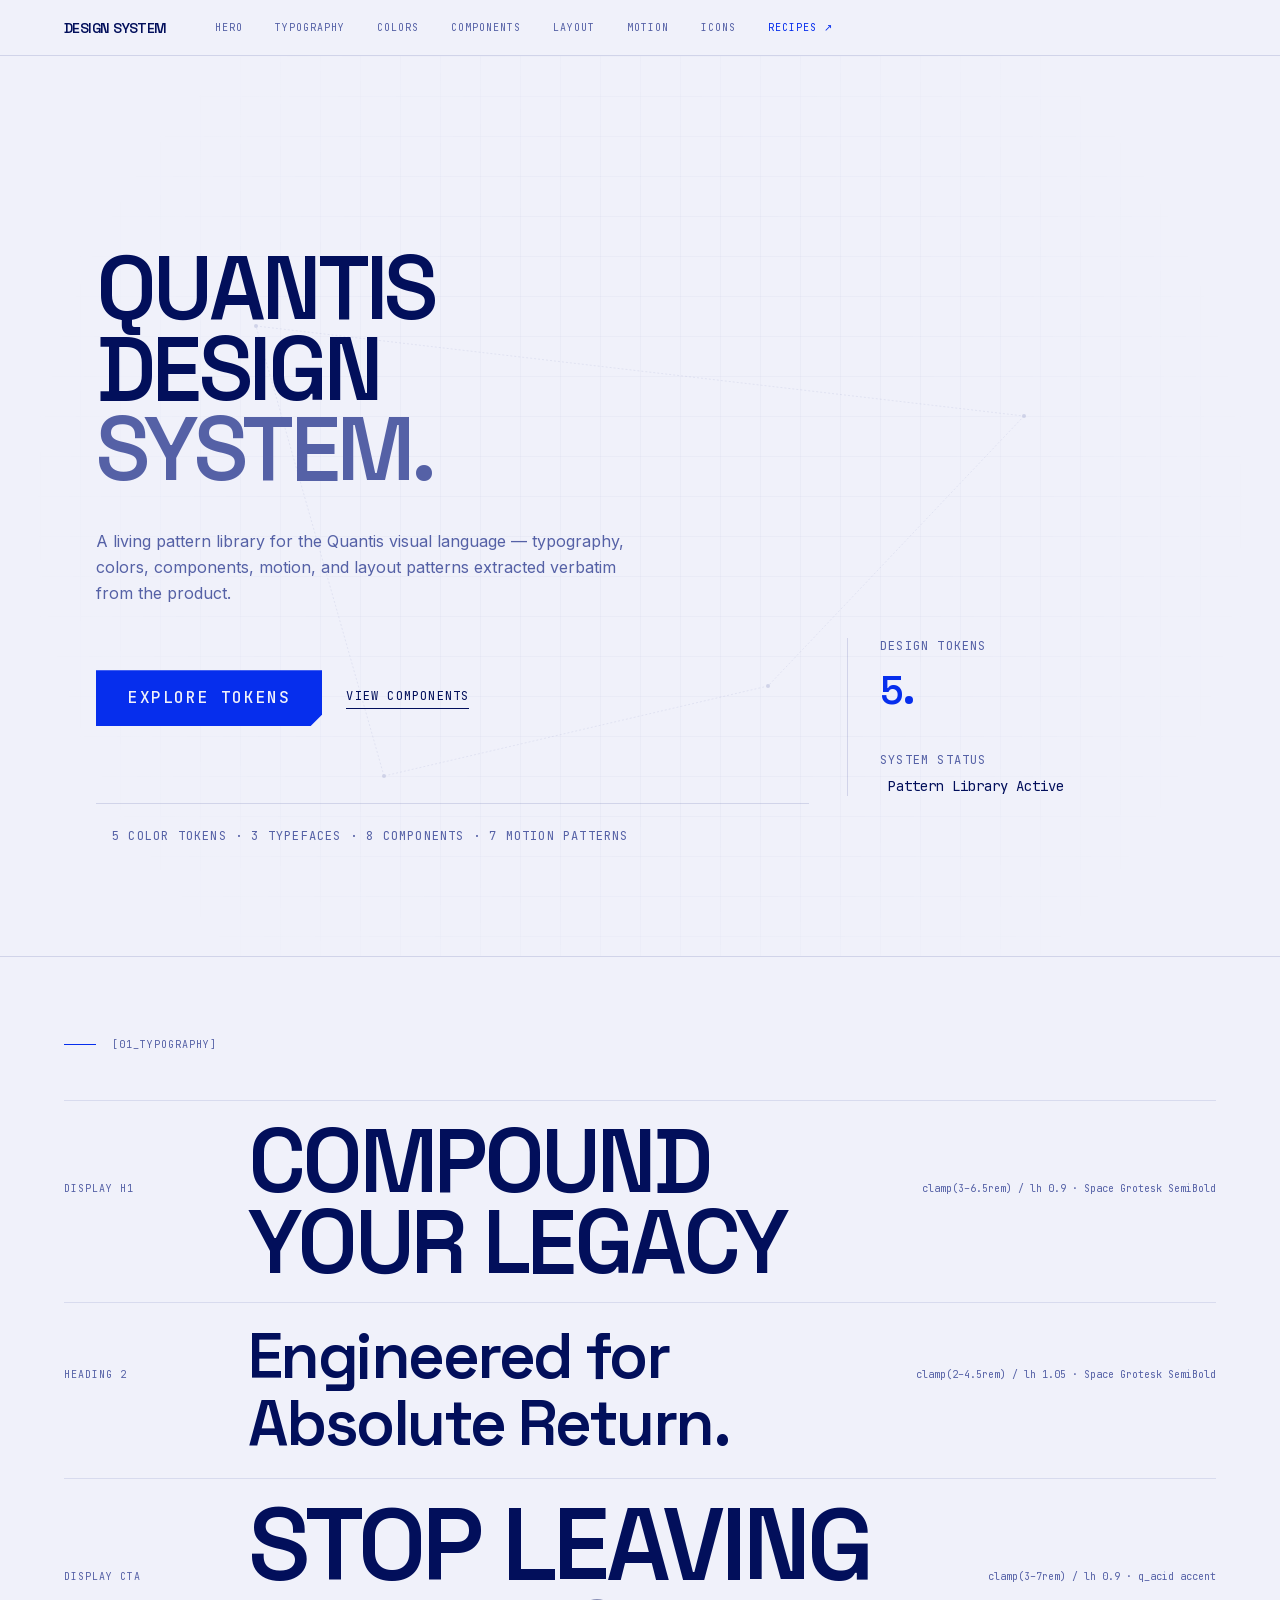
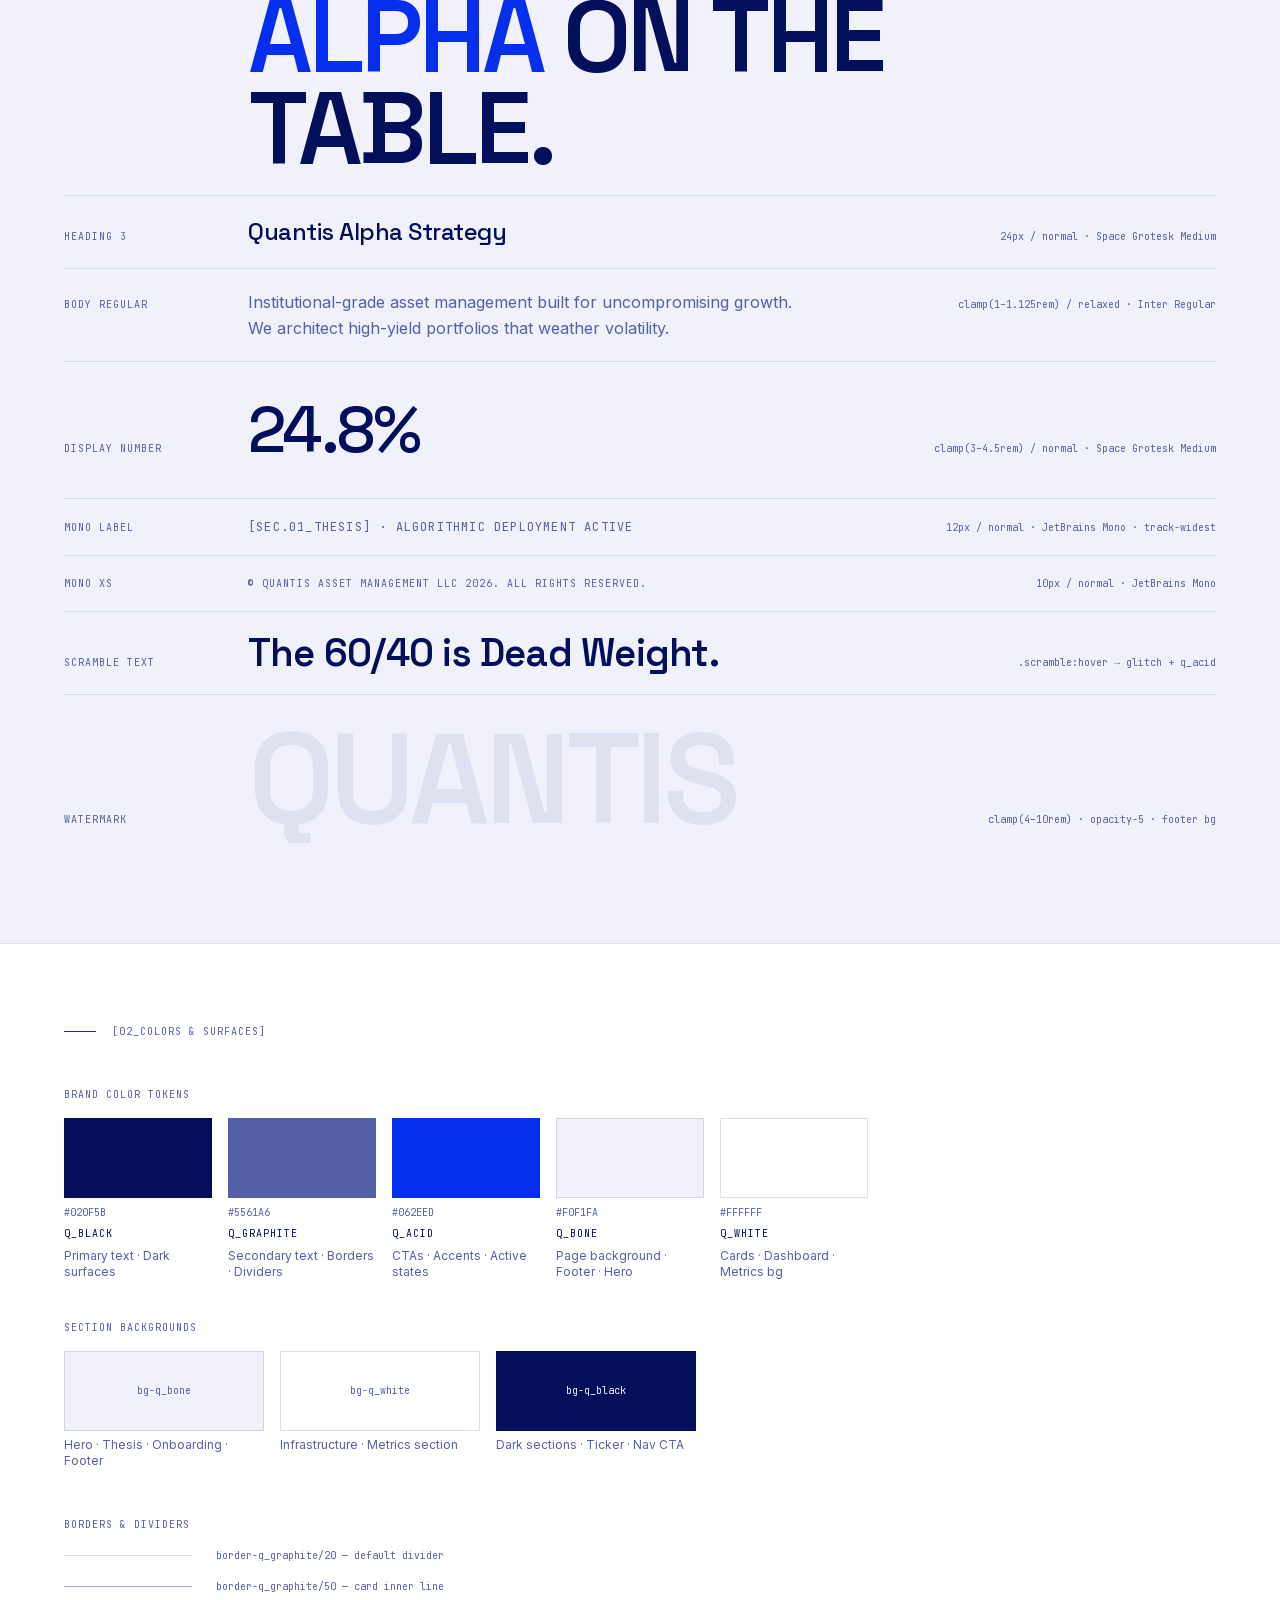
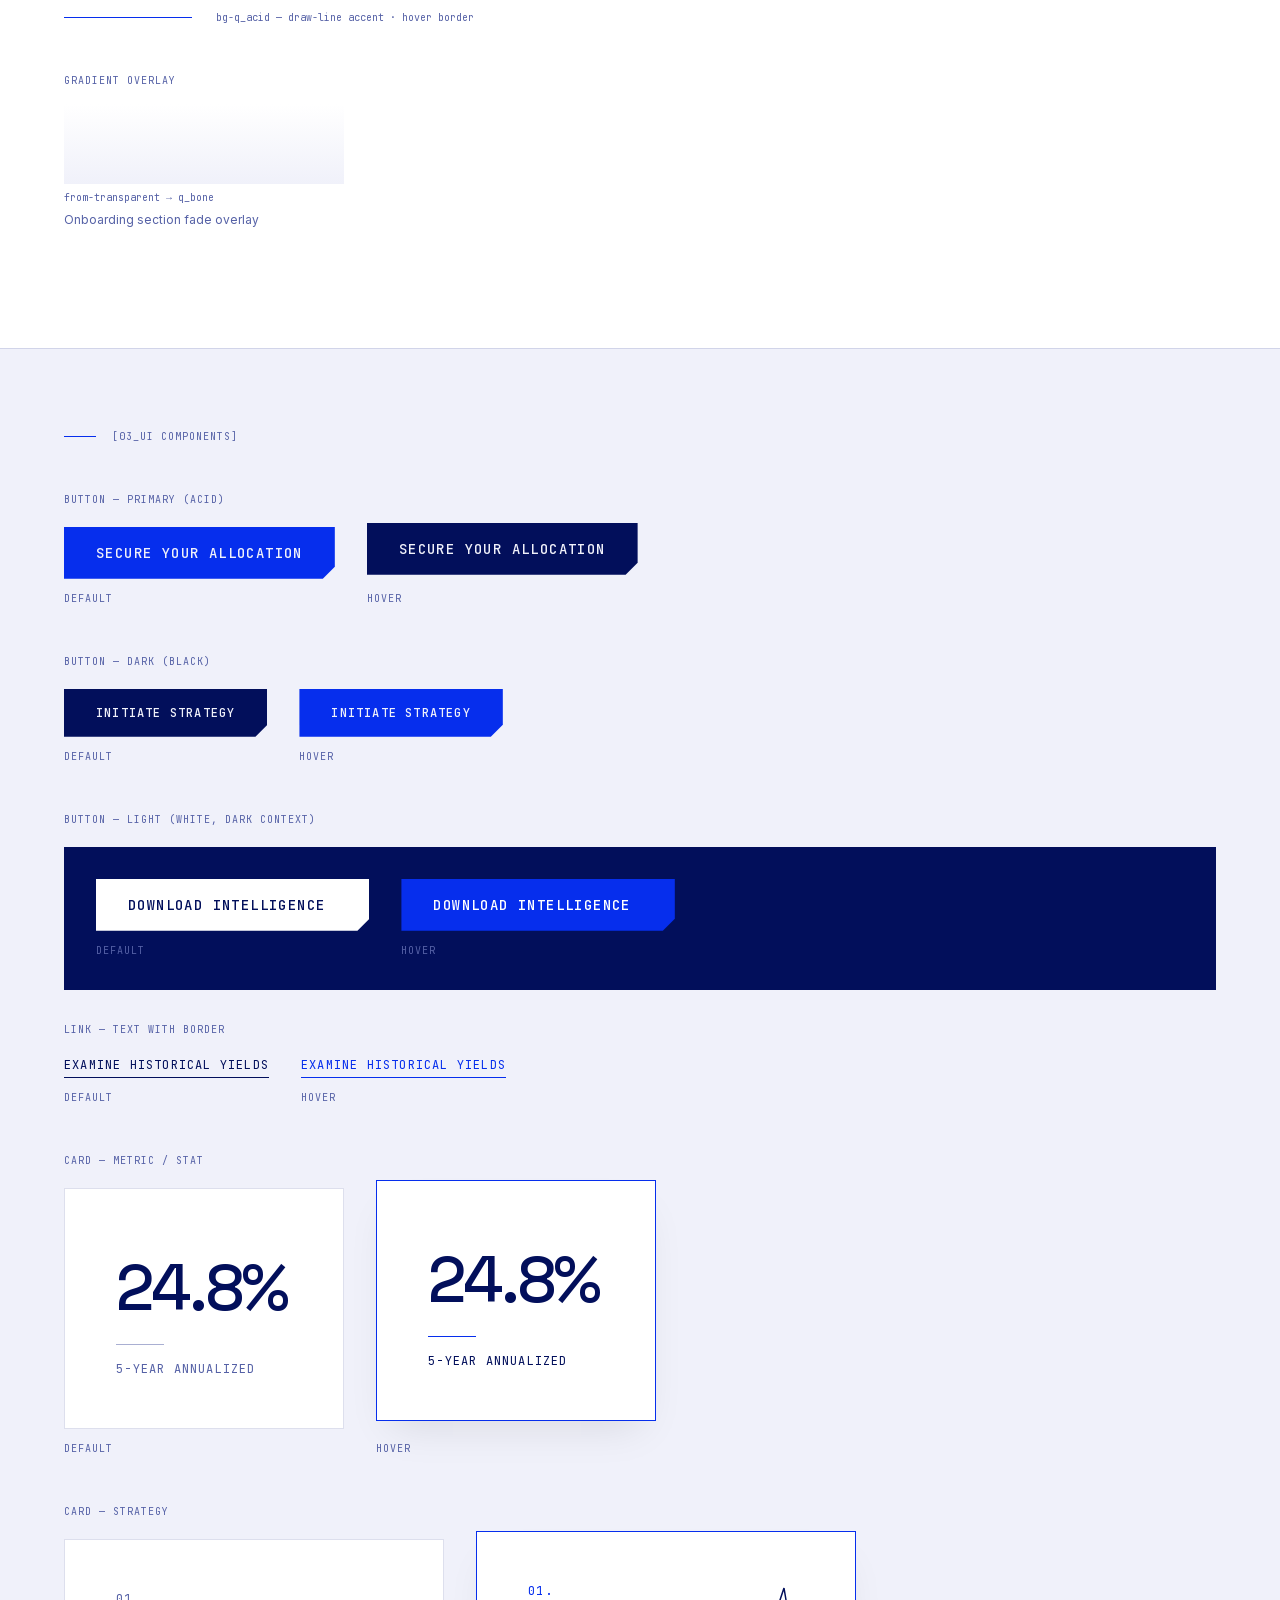
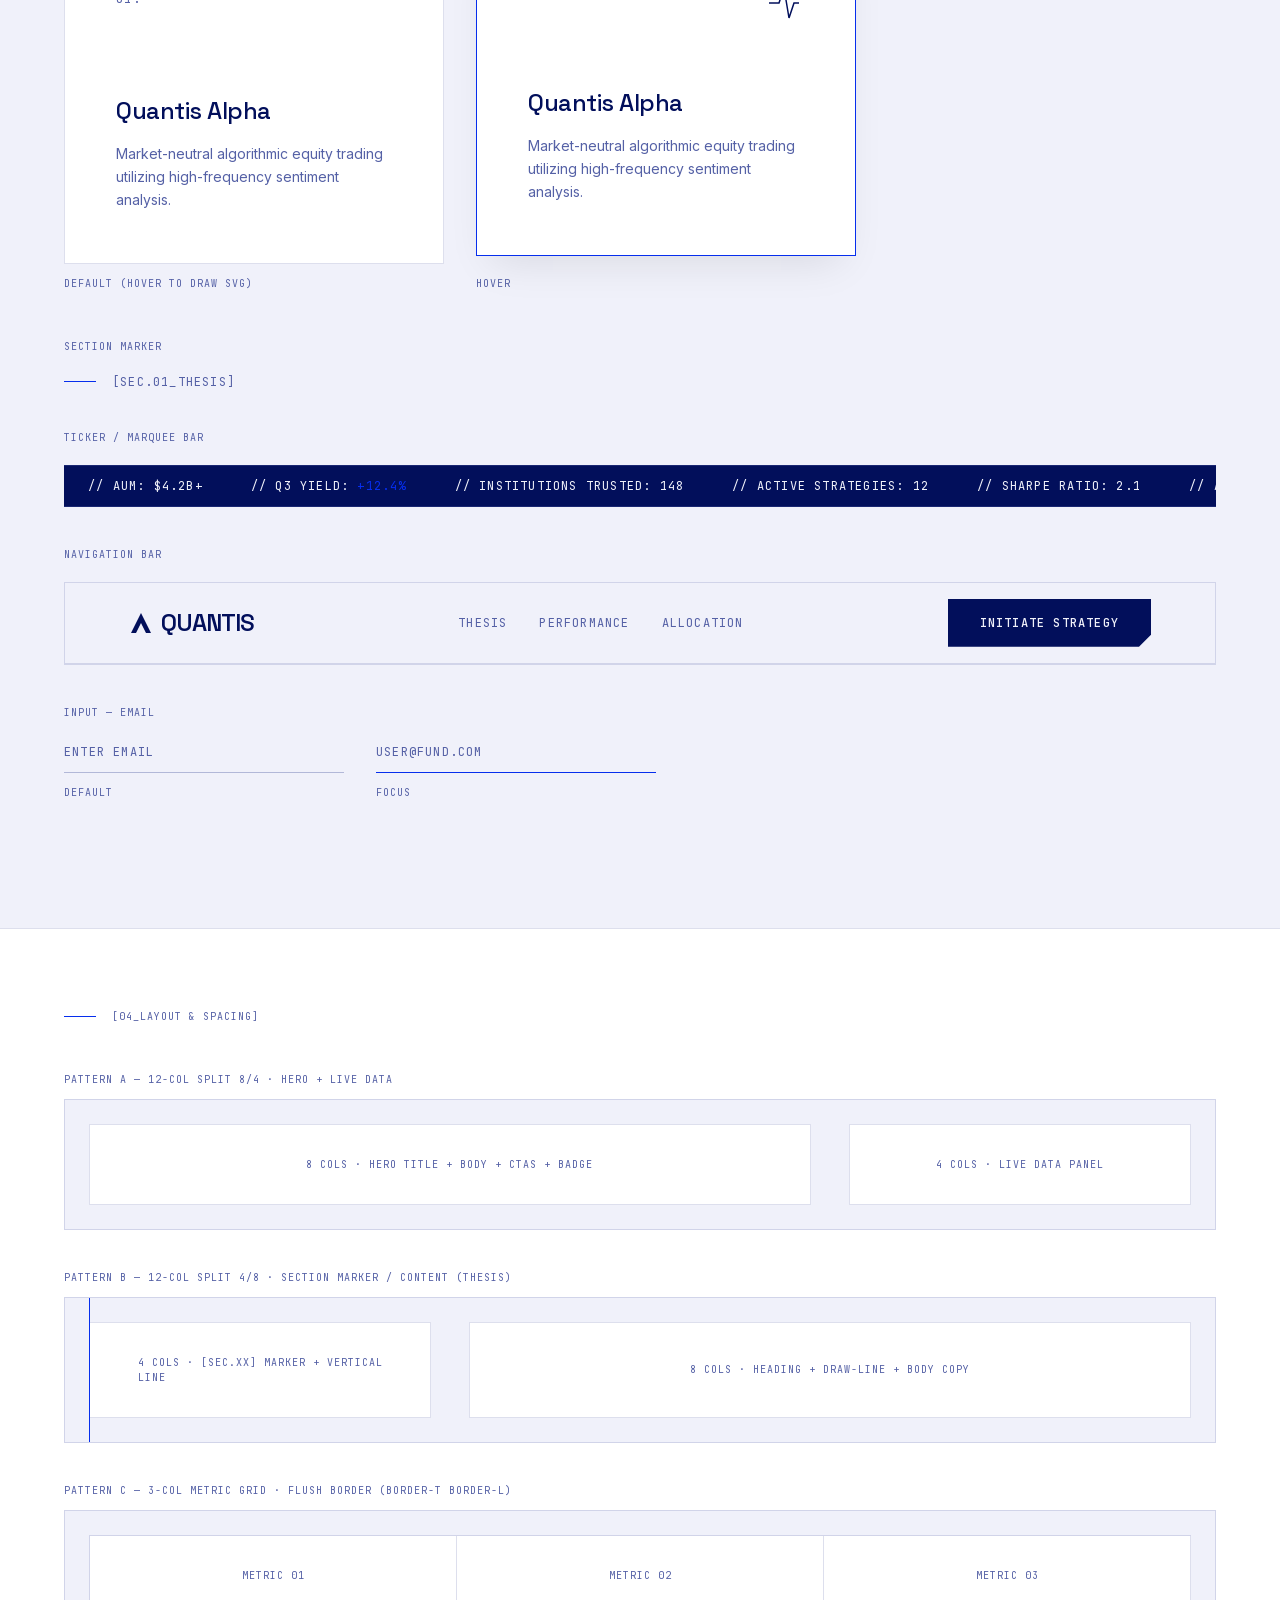
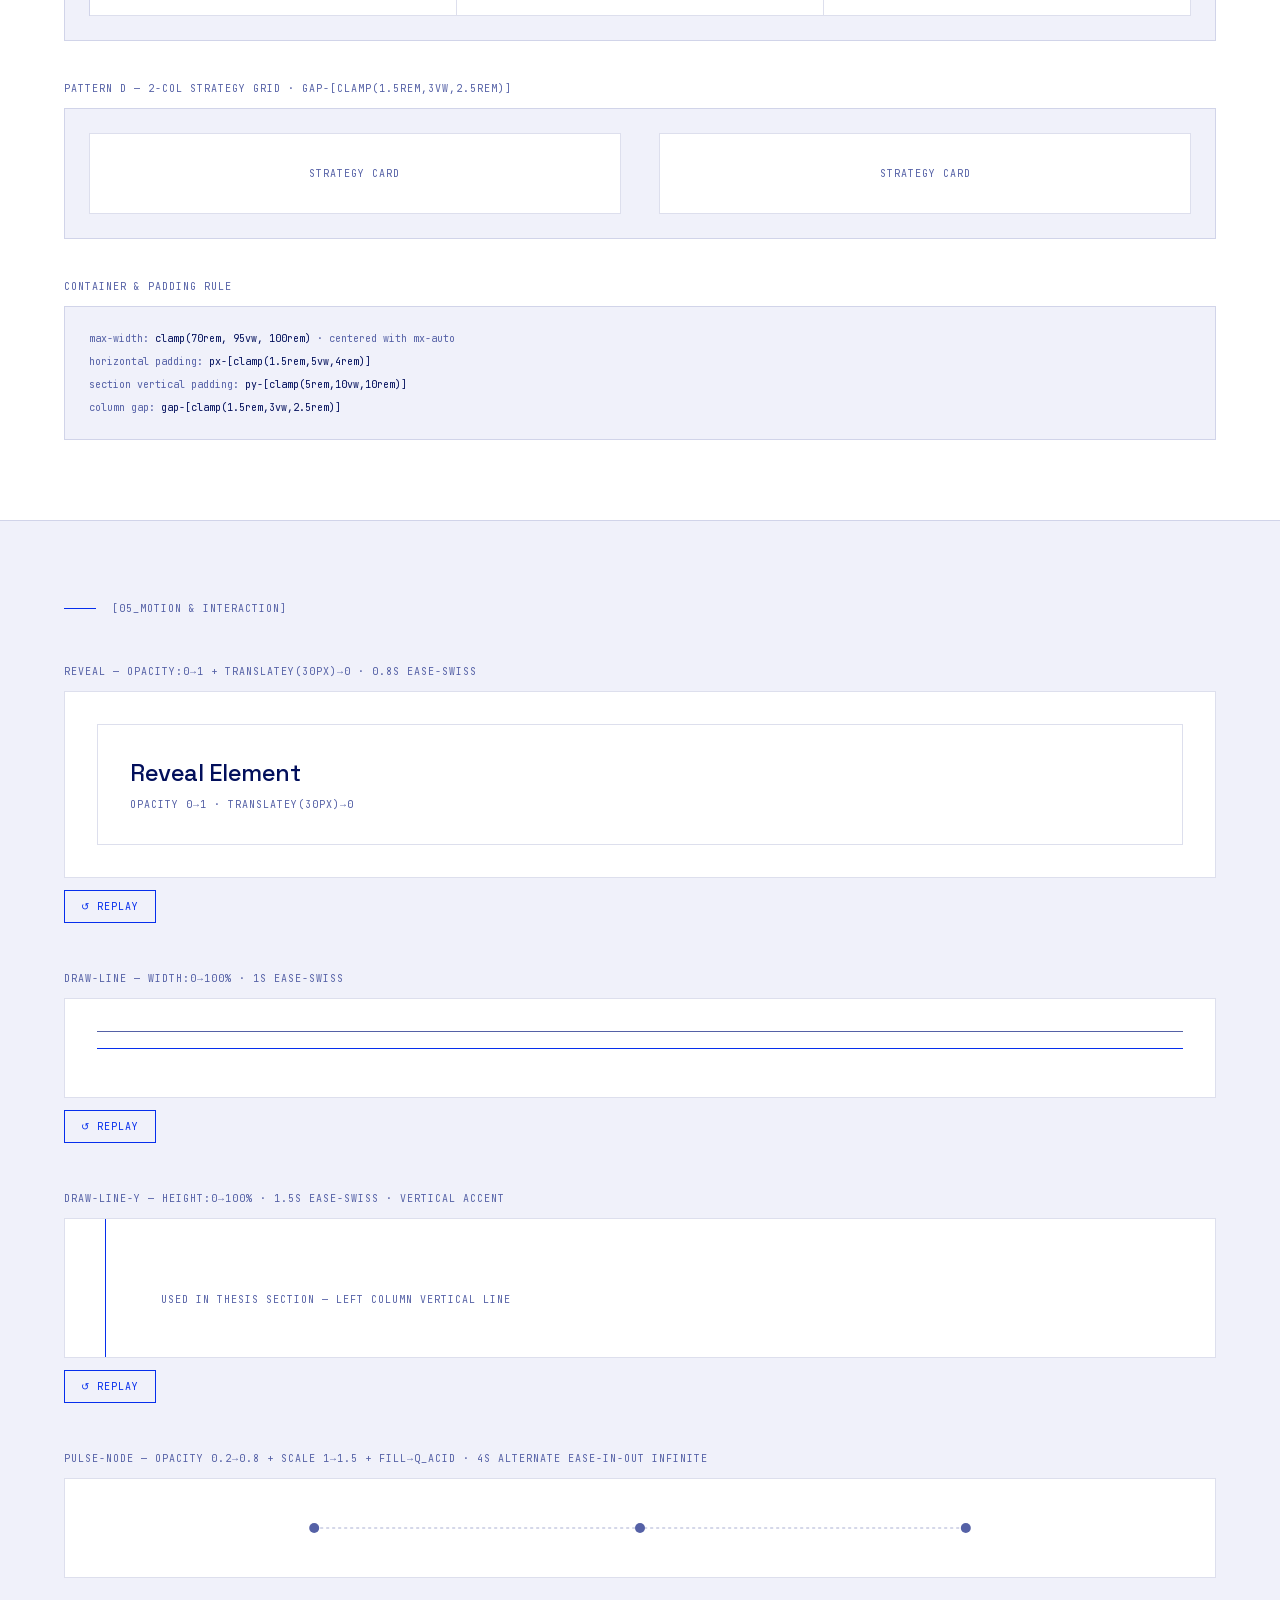
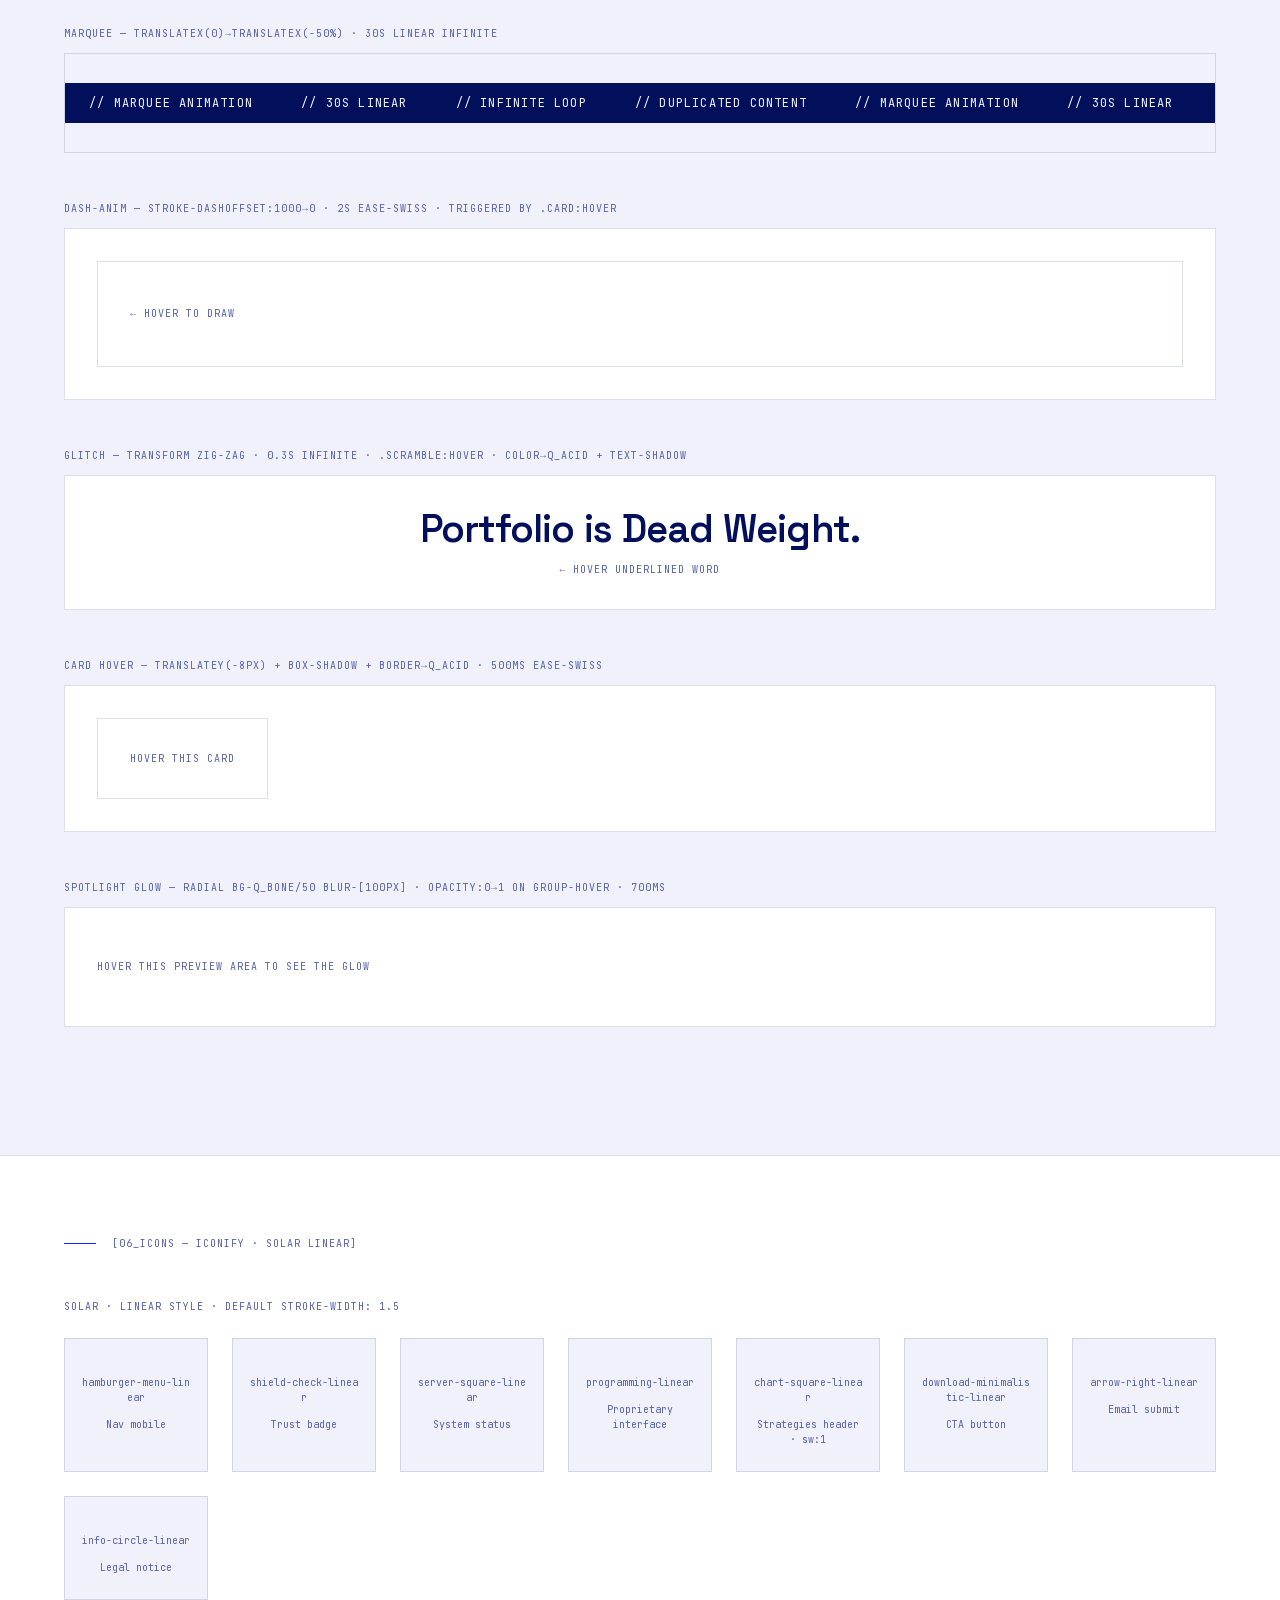
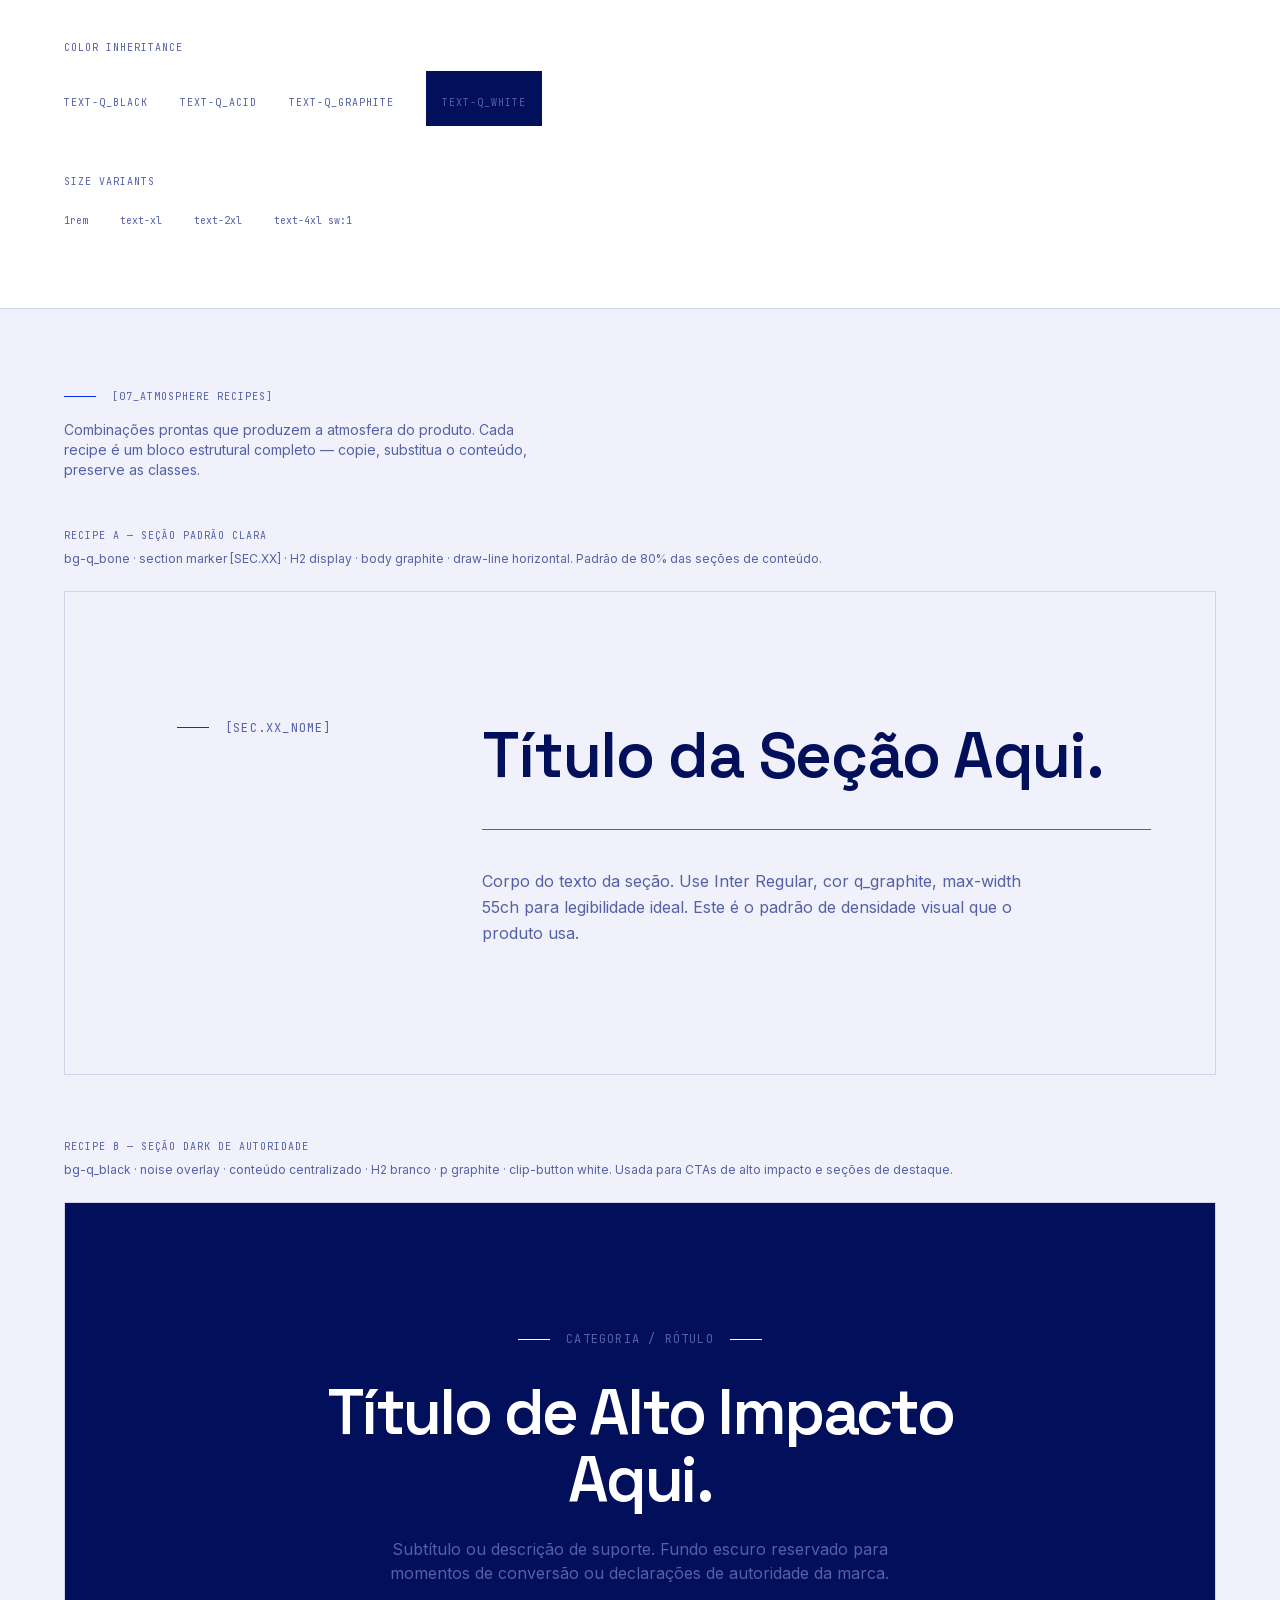
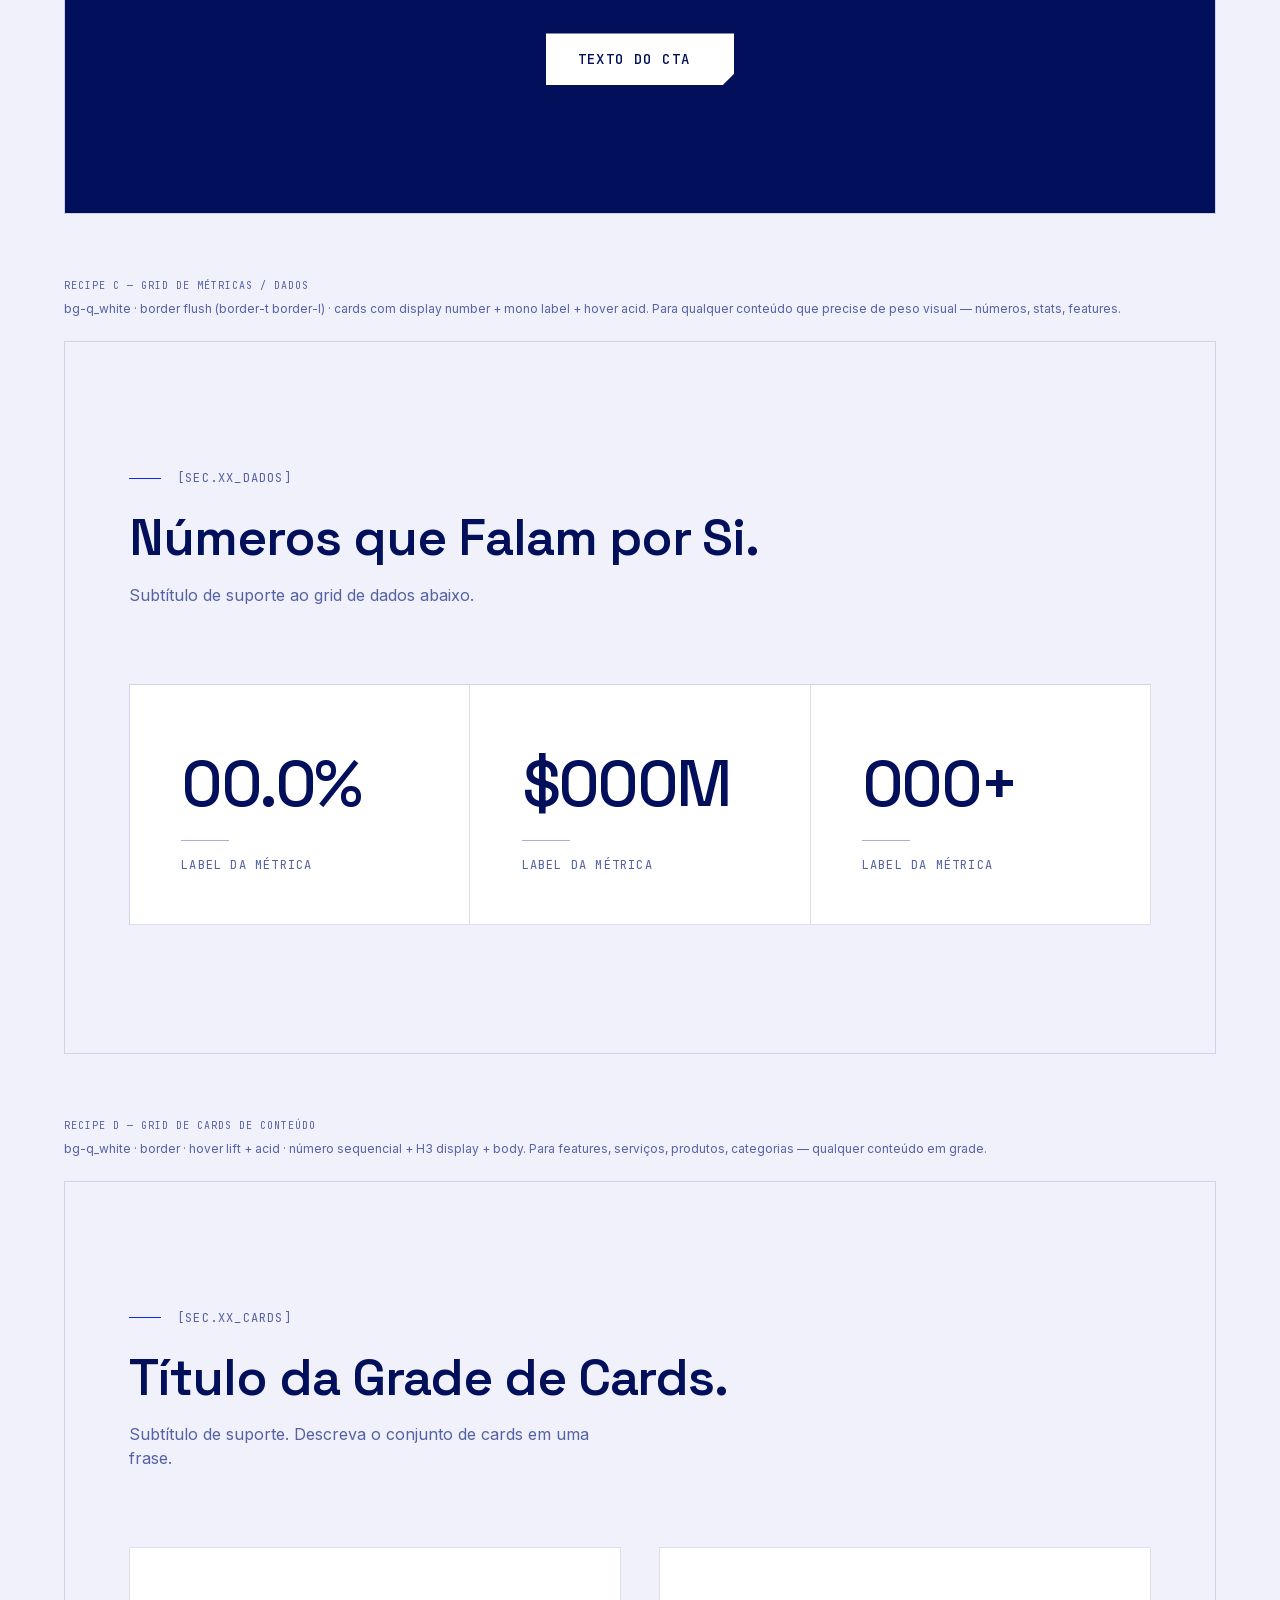
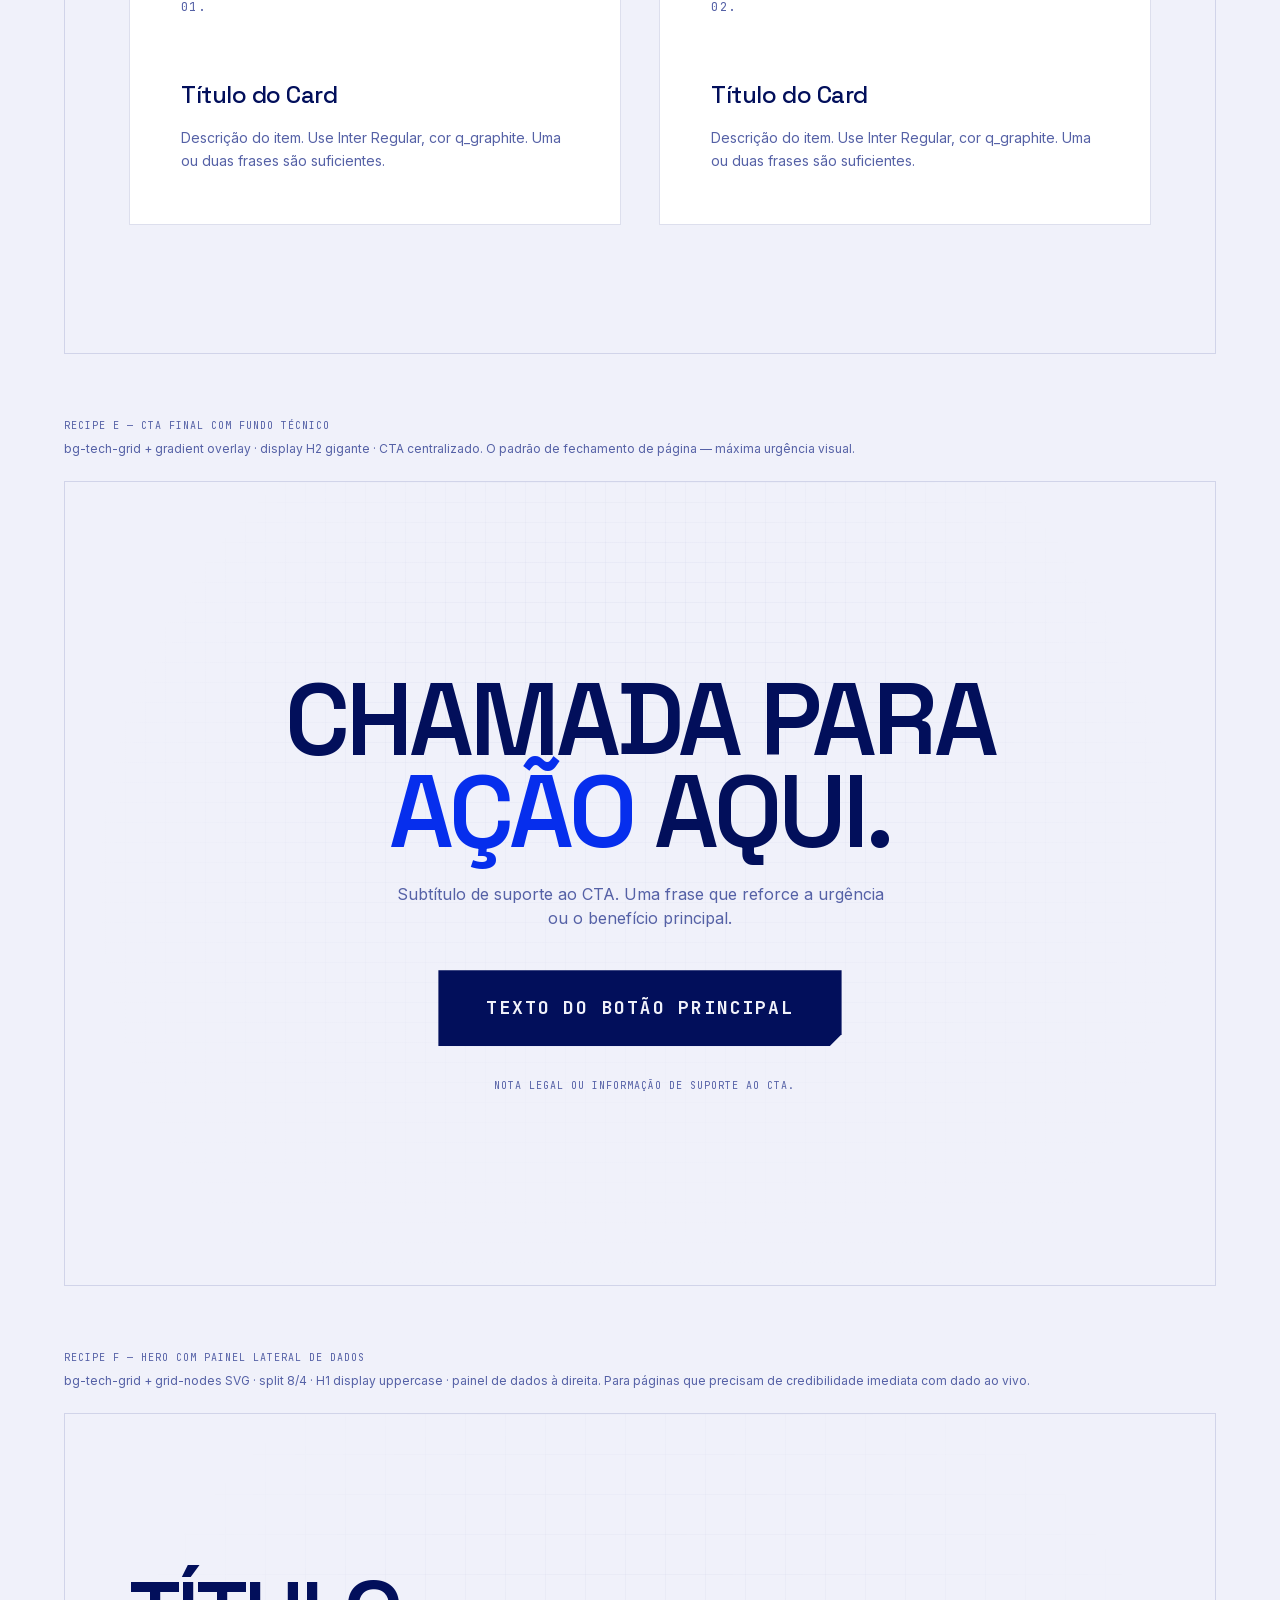
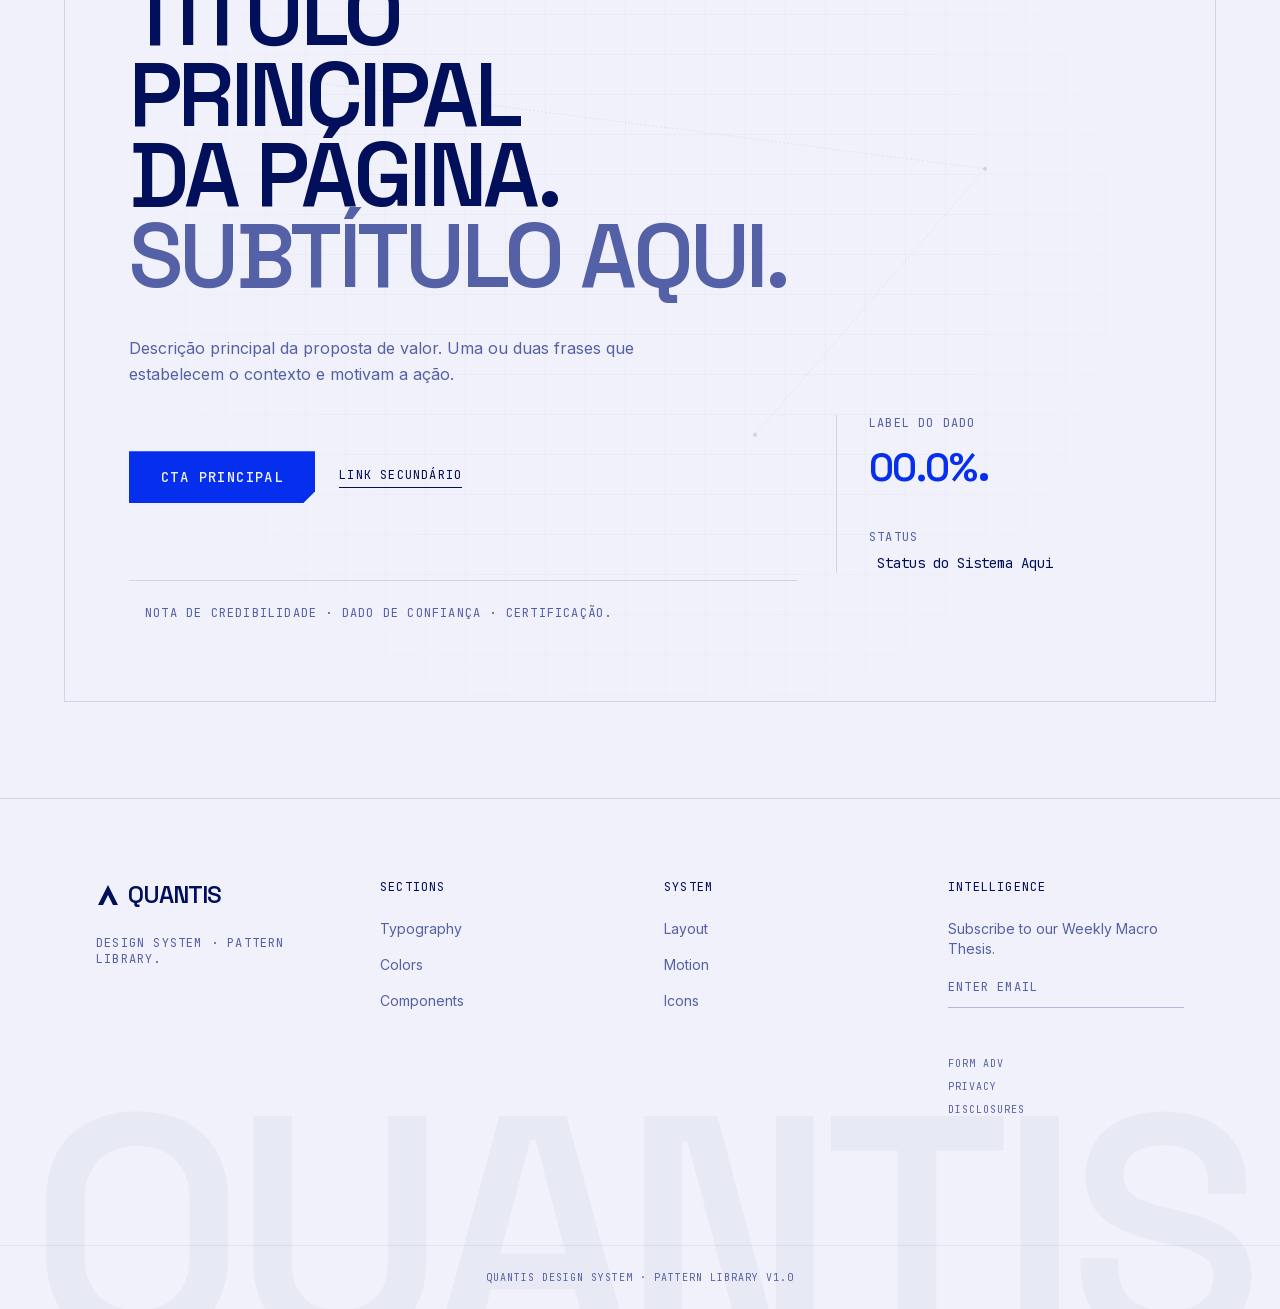
<file: design-system/design-system.html>
<!DOCTYPE html>
<html class="scroll-smooth" lang="en">
<head>
<meta charset="utf-8"/>
<meta content="width=device-width, initial-scale=1.0" name="viewport"/>
<title>Quantis — Design System</title>
<link href="https://fonts.googleapis.com" rel="preconnect"/>
<link crossorigin="" href="https://fonts.gstatic.com" rel="preconnect"/>
<link href="assets/css2_3bd6495d20a0.css" rel="stylesheet"/>
<script src="assets/resource_3fa48481346f.es"></script>
<script src="assets/iconify-icon_e19829e7f0e8.js"></script>
<script>
tailwind.config = {
  theme: {
    extend: {
      colors: {
        q_black: '#020F5B',
        q_graphite: '#5561A6',
        q_acid: '#062EED',
        q_bone: '#F0F1FA',
        q_white: '#FFFFFF',
      },
      fontFamily: {
        display: ['"Space Grotesk"', 'system-ui', 'sans-serif'],
        body: ['"Inter"', 'sans-serif'],
        mono: ['"JetBrains Mono"', 'monospace'],
      },
      transitionTimingFunction: {
        'swiss': 'cubic-bezier(0.16, 1, 0.3, 1)',
      }
    }
  }
}
</script>
<style>
/* ── Original design tokens ─────────────────────────────── */
.track-tighter { letter-spacing: -0.04em; }
.track-tight   { letter-spacing: -0.02em; }
.track-widest  { letter-spacing:  0.1em;  }

.bg-noise {
  position: fixed; inset: 0; z-index: 50;
  pointer-events: none; opacity: 0.04;
  mix-blend-mode: multiply;
  background-image: url("assets/filter_3E_3Crect_width__100_25_27e72378868f.html");
}
.dark-section .bg-noise { opacity: 0.08; mix-blend-mode: color-dodge; }

.clip-button {
  clip-path: polygon(0 0,100% 0,100% calc(100% - 12px),calc(100% - 12px) 100%,0 100%);
}

.bg-tech-grid {
  background-size: 40px 40px;
  background-image:
    linear-gradient(to right, rgba(85,97,166,.08) 1px, transparent 1px),
    linear-gradient(to bottom, rgba(85,97,166,.08) 1px, transparent 1px);
  mask-image: radial-gradient(circle at center, black 40%, transparent 80%);
  -webkit-mask-image: radial-gradient(circle at center, black 40%, transparent 80%);
}

.grid-node { animation: pulse-node 4s infinite alternate ease-in-out; }
@keyframes pulse-node {
  0%   { opacity: 0.2; transform: scale(1); }
  100% { opacity: 0.8; transform: scale(1.5); fill: #062EED; }
}

.marquee-container { display: flex; width: 200%; animation: marquee 30s linear infinite; }
@keyframes marquee {
  0%   { transform: translateX(0); }
  100% { transform: translateX(-50%); }
}

.reveal { opacity: 0; transform: translateY(30px); transition: all 0.8s cubic-bezier(0.16,1,0.3,1); }
.reveal.active { opacity: 1; transform: translateY(0); }

.draw-line   { width:  0; transition: width  1s  cubic-bezier(0.16,1,0.3,1); }
.draw-line.active   { width:  100%; }
.draw-line-y { height: 0; transition: height 1.5s cubic-bezier(0.16,1,0.3,1); }
.draw-line-y.active { height: 100%; }

.dash-anim { stroke-dasharray: 1000; stroke-dashoffset: 1000; transition: stroke-dashoffset 2s cubic-bezier(0.16,1,0.3,1); }
.card:hover .dash-anim { stroke-dashoffset: 0; }

.scramble:hover {
  color: #062EED;
  text-shadow: 2px 0 0 rgba(6,46,237,.5), -2px 0 0 rgba(2,15,91,.5);
  animation: glitch 0.3s cubic-bezier(.25,.46,.45,.94) both infinite;
}
@keyframes glitch {
  0%   { transform: translate(0) }
  20%  { transform: translate(-2px, 2px) }
  40%  { transform: translate(-2px,-2px) }
  60%  { transform: translate( 2px, 2px) }
  80%  { transform: translate( 2px,-2px) }
  100% { transform: translate(0) }
}

::-webkit-scrollbar       { width: 8px; }
::-webkit-scrollbar-track { background: #F0F1FA; }
::-webkit-scrollbar-thumb { background: #5561A6; }

/* ── DS layout wrappers (structural only — no color, no font) ── */
.ds-top-nav {
  position: sticky; top: 0; z-index: 100;
  display: flex; align-items: center; gap: 2rem;
  padding: 0 clamp(1.5rem,5vw,4rem); height: 3.5rem;
  overflow-x: auto; white-space: nowrap;
}
.ds-section { padding: 5rem clamp(1.5rem,5vw,4rem); }
.ds-section-inner { max-width: clamp(70rem,95vw,100rem); margin: 0 auto; }
.ds-section-header { margin-bottom: 3rem; }

.ds-type-row {
  display: grid;
  grid-template-columns: 160px 1fr auto;
  align-items: baseline;
  gap: 1.5rem;
  padding: 1.25rem 0;
  border-top: 1px solid rgba(85,97,166,.15);
}
@media (max-width: 768px) {
  .ds-type-row { grid-template-columns: 1fr; }
  .ds-type-meta { display: none; }
}

.ds-swatches { display: flex; flex-wrap: wrap; gap: 1rem; margin-bottom: 2.5rem; }
.ds-swatch   { display: flex; flex-direction: column; gap: 0.4rem; width: 148px; }
.ds-swatch-preview { height: 80px; }

.ds-states-row {
  display: flex; flex-wrap: wrap;
  gap: 2rem; align-items: flex-end;
  margin-bottom: 3rem;
}
.ds-state-item { display: flex; flex-direction: column; gap: 0.75rem; }

.ds-motion-item { display: flex; flex-direction: column; gap: 0.75rem; margin-bottom: 3rem; }
.ds-motion-preview {
  padding: 2rem; min-height: 100px;
  display: flex; align-items: center;
}

.ds-icon-grid {
  display: grid;
  grid-template-columns: repeat(auto-fill, minmax(130px,1fr));
  gap: 1.5rem;
  margin-bottom: 2.5rem;
}
.ds-icon-item {
  display: flex; flex-direction: column;
  align-items: center; gap: 0.75rem;
  padding: 1.5rem 1rem; text-align: center;
}

.ds-layout-block { margin-bottom: 2.5rem; }
</style>
</head>
<body class="bg-q_bone text-q_black font-body antialiased selection:bg-q_acid selection:text-q_white overflow-x-hidden">

<div class="bg-noise"></div>

<!-- ── TOP NAV ──────────────────────────────────────────── -->
<nav class="ds-top-nav bg-q_bone/95 backdrop-blur-md border-b border-q_graphite/20">
  <span class="font-display font-semibold text-sm track-tighter uppercase text-q_black mr-4">Design System</span>
  <a class="font-mono text-[10px] uppercase track-widest text-q_graphite hover:text-q_acid transition-colors" href="#ds-hero">Hero</a>
  <a class="font-mono text-[10px] uppercase track-widest text-q_graphite hover:text-q_acid transition-colors" href="#ds-type">Typography</a>
  <a class="font-mono text-[10px] uppercase track-widest text-q_graphite hover:text-q_acid transition-colors" href="#ds-colors">Colors</a>
  <a class="font-mono text-[10px] uppercase track-widest text-q_graphite hover:text-q_acid transition-colors" href="#ds-components">Components</a>
  <a class="font-mono text-[10px] uppercase track-widest text-q_graphite hover:text-q_acid transition-colors" href="#ds-layout">Layout</a>
  <a class="font-mono text-[10px] uppercase track-widest text-q_graphite hover:text-q_acid transition-colors" href="#ds-motion">Motion</a>
  <a class="font-mono text-[10px] uppercase track-widest text-q_graphite hover:text-q_acid transition-colors" href="#ds-icons">Icons</a>
  <a class="font-mono text-[10px] uppercase track-widest text-q_acid hover:text-q_black transition-colors" href="#ds-recipes">Recipes ↗</a>
</nav>

<!-- ══════════════════════════════════════════════════════════
     §0 HERO — exact clone, text adapted
══════════════════════════════════════════════════════════ -->
<section class="relative min-h-screen flex items-center pt-20 overflow-hidden" id="ds-hero">
  <div class="absolute inset-0 bg-tech-grid opacity-50 z-0 pointer-events-none"></div>
  <svg class="absolute inset-0 w-full h-full z-0 opacity-20 pointer-events-none" xmlns="http://www.w3.org/2000/svg">
    <circle class="grid-node" cx="20%" cy="30%" fill="#5561A6" r="2" style="animation-delay:0s"></circle>
    <circle class="grid-node" cx="80%" cy="40%" fill="#5561A6" r="2" style="animation-delay:1s"></circle>
    <circle class="grid-node" cx="60%" cy="70%" fill="#5561A6" r="2" style="animation-delay:2s"></circle>
    <circle class="grid-node" cx="30%" cy="80%" fill="#5561A6" r="2" style="animation-delay:0.5s"></circle>
    <line stroke="#5561A6" stroke-dasharray="2 2" stroke-width="0.5" x1="20%" x2="80%" y1="30%" y2="40%"></line>
    <line stroke="#5561A6" stroke-dasharray="2 2" stroke-width="0.5" x1="80%" x2="60%" y1="40%" y2="70%"></line>
    <line stroke="#5561A6" stroke-dasharray="2 2" stroke-width="0.5" x1="60%" x2="30%" y1="70%" y2="80%"></line>
    <line stroke="#5561A6" stroke-dasharray="2 2" stroke-width="0.5" x1="30%" x2="20%" y1="80%" y2="30%"></line>
  </svg>
  <div class="max-w-[clamp(70rem,95vw,100rem)] mx-auto px-[clamp(1.5rem,5vw,4rem)] w-full relative z-10 grid grid-cols-12 gap-[clamp(1.5rem,3vw,2.5rem)]">
    <div class="col-span-12 lg:col-span-8 reveal active">
      <h1 class="font-display font-semibold text-[clamp(3rem,7vw,6.5rem)] leading-[0.9] track-tighter text-q_black mb-[clamp(1.5rem,3vw,2.5rem)] uppercase">
        Quantis<br/>Design<br/>
        <span class="text-q_graphite">System.</span>
      </h1>
      <p class="font-body text-[clamp(1rem,1.2vw,1.125rem)] leading-relaxed text-q_graphite max-w-[55ch] mb-[clamp(2.5rem,5vw,4rem)]">
        A living pattern library for the Quantis visual language — typography, colors, components, motion, and layout patterns extracted verbatim from the product.
      </p>
      <div class="flex flex-wrap items-center gap-6">
        <a class="relative px-[clamp(1.5rem,3vw,2rem)] py-[clamp(0.75rem,2vw,1rem)] font-mono font-medium text-sm md:text-base uppercase track-widest text-q_bone bg-q_acid clip-button overflow-hidden group transition-all duration-300 hover:bg-q_black hover:-translate-y-1" href="#ds-type">
          Explore Tokens
        </a>
        <a class="font-mono text-xs uppercase track-widest text-q_black border-b border-q_black pb-1 hover:text-q_acid hover:border-q_acid transition-colors duration-300" href="#ds-components">
          View Components
        </a>
      </div>
      <div class="mt-[clamp(3rem,6vw,5rem)] flex items-center gap-4 border-t border-q_graphite/20 pt-6">
        <iconify-icon class="text-q_acid text-2xl" icon="solar:shield-check-linear" stroke-width="1.5"></iconify-icon>
        <p class="font-mono text-xs uppercase track-widest text-q_graphite">
          5 Color Tokens · 3 Typefaces · 8 Components · 7 Motion Patterns
        </p>
      </div>
    </div>
    <div class="hidden lg:flex col-span-4 flex-col justify-end pb-12 reveal active" style="transition-delay:0.2s">
      <div class="border-l border-q_graphite/20 pl-8 space-y-8">
        <div>
          <div class="font-mono text-xs uppercase track-widest text-q_graphite mb-2">Design Tokens</div>
          <div class="font-display font-semibold text-[clamp(2rem,3vw,3rem)] track-tighter text-q_acid flex items-baseline gap-1">
            5 <span class="w-2 h-2 rounded-full bg-q_acid animate-pulse mb-4"></span>
          </div>
        </div>
        <div>
          <div class="font-mono text-xs uppercase track-widest text-q_graphite mb-2">System Status</div>
          <div class="font-mono text-sm text-q_black flex items-center gap-2">
            <iconify-icon class="text-q_acid" icon="solar:server-square-linear" stroke-width="1.5"></iconify-icon>
            Pattern Library Active
          </div>
        </div>
      </div>
    </div>
  </div>
</section>

<!-- ══════════════════════════════════════════════════════════
     §1 TYPOGRAPHY
══════════════════════════════════════════════════════════ -->
<section class="ds-section bg-q_bone border-t border-q_graphite/20" id="ds-type">
  <div class="ds-section-inner">
    <div class="ds-section-header">
      <div class="font-mono text-[10px] uppercase track-widest text-q_graphite flex items-center gap-4 before:content-[''] before:w-8 before:h-[1px] before:bg-q_acid">
        [01_TYPOGRAPHY]
      </div>
    </div>

    <!-- H1 hero -->
    <div class="ds-type-row">
      <span class="font-mono text-[10px] uppercase track-widest text-q_graphite">Display H1</span>
      <h1 class="font-display font-semibold text-[clamp(3rem,7vw,6.5rem)] leading-[0.9] track-tighter text-q_black uppercase">Compound Your Legacy</h1>
      <span class="font-mono text-[10px] text-q_graphite whitespace-nowrap">clamp(3–6.5rem) / lh 0.9 · Space Grotesk SemiBold</span>
    </div>

    <!-- H2 section -->
    <div class="ds-type-row">
      <span class="font-mono text-[10px] uppercase track-widest text-q_graphite">Heading 2</span>
      <h2 class="font-display font-semibold text-[clamp(2rem,5vw,4.5rem)] leading-[1.05] track-tighter text-q_black">Engineered for Absolute Return.</h2>
      <span class="font-mono text-[10px] text-q_graphite whitespace-nowrap">clamp(2–4.5rem) / lh 1.05 · Space Grotesk SemiBold</span>
    </div>

    <!-- H2 large body (onboarding) -->
    <div class="ds-type-row">
      <span class="font-mono text-[10px] uppercase track-widest text-q_graphite">Display CTA</span>
      <h2 class="font-display font-semibold text-[clamp(3rem,8vw,7rem)] leading-[0.9] track-tighter text-q_black uppercase">Stop Leaving <span class="text-q_acid">Alpha</span> On The Table.</h2>
      <span class="font-mono text-[10px] text-q_graphite whitespace-nowrap">clamp(3–7rem) / lh 0.9 · q_acid accent</span>
    </div>

    <!-- H3 card title -->
    <div class="ds-type-row">
      <span class="font-mono text-[10px] uppercase track-widest text-q_graphite">Heading 3</span>
      <h3 class="font-display font-medium text-2xl text-q_black track-tight">Quantis Alpha Strategy</h3>
      <span class="font-mono text-[10px] text-q_graphite whitespace-nowrap">24px / normal · Space Grotesk Medium</span>
    </div>

    <!-- Body -->
    <div class="ds-type-row">
      <span class="font-mono text-[10px] uppercase track-widest text-q_graphite">Body Regular</span>
      <p class="font-body text-[clamp(1rem,1.2vw,1.125rem)] leading-relaxed text-q_graphite max-w-[55ch]">Institutional-grade asset management built for uncompromising growth. We architect high-yield portfolios that weather volatility.</p>
      <span class="font-mono text-[10px] text-q_graphite whitespace-nowrap">clamp(1–1.125rem) / relaxed · Inter Regular</span>
    </div>

    <!-- Counter / display number -->
    <div class="ds-type-row">
      <span class="font-mono text-[10px] uppercase track-widest text-q_graphite">Display Number</span>
      <div class="font-display font-medium text-[clamp(3rem,5vw,4.5rem)] track-tighter text-q_black flex items-baseline">24.8%</div>
      <span class="font-mono text-[10px] text-q_graphite whitespace-nowrap">clamp(3–4.5rem) / normal · Space Grotesk Medium</span>
    </div>

    <!-- Mono label -->
    <div class="ds-type-row">
      <span class="font-mono text-[10px] uppercase track-widest text-q_graphite">Mono Label</span>
      <div class="font-mono text-xs uppercase track-widest text-q_graphite">[SEC.01_THESIS] · Algorithmic Deployment Active</div>
      <span class="font-mono text-[10px] text-q_graphite whitespace-nowrap">12px / normal · JetBrains Mono · track-widest</span>
    </div>

    <!-- Mono XS -->
    <div class="ds-type-row">
      <span class="font-mono text-[10px] uppercase track-widest text-q_graphite">Mono XS</span>
      <div class="font-mono text-[10px] uppercase track-widest text-q_graphite">© Quantis Asset Management LLC 2026. All rights reserved.</div>
      <span class="font-mono text-[10px] text-q_graphite whitespace-nowrap">10px / normal · JetBrains Mono</span>
    </div>

    <!-- Scramble variant -->
    <div class="ds-type-row">
      <span class="font-mono text-[10px] uppercase track-widest text-q_graphite">Scramble Text</span>
      <h2 class="font-display font-semibold text-[clamp(1.5rem,3vw,3rem)] leading-[1.1] track-tight text-q_black">
        The 60/40 is <span class="scramble inline-block cursor-crosshair transition-colors duration-200">Dead Weight.</span>
      </h2>
      <span class="font-mono text-[10px] text-q_graphite whitespace-nowrap">.scramble:hover → glitch + q_acid</span>
    </div>

    <!-- Watermark -->
    <div class="ds-type-row">
      <span class="font-mono text-[10px] uppercase track-widest text-q_graphite">Watermark</span>
      <div class="overflow-hidden">
        <h1 class="font-display font-semibold text-[clamp(4rem,10vw,10rem)] leading-none track-tighter text-q_graphite opacity-10 select-none">QUANTIS</h1>
      </div>
      <span class="font-mono text-[10px] text-q_graphite whitespace-nowrap">clamp(4–10rem) · opacity-5 · footer bg</span>
    </div>
  </div>
</section>

<!-- ══════════════════════════════════════════════════════════
     §2 COLORS & SURFACES
══════════════════════════════════════════════════════════ -->
<section class="ds-section bg-q_white border-t border-q_graphite/20" id="ds-colors">
  <div class="ds-section-inner">
    <div class="ds-section-header">
      <div class="font-mono text-[10px] uppercase track-widest text-q_graphite flex items-center gap-4 before:content-[''] before:w-8 before:h-[1px] before:bg-q_acid">
        [02_COLORS &amp; SURFACES]
      </div>
    </div>

    <div class="font-mono text-[10px] uppercase track-widest text-q_graphite mb-4">Brand Color Tokens</div>
    <div class="ds-swatches">
      <div class="ds-swatch">
        <div class="ds-swatch-preview" style="background:#020F5B;"></div>
        <span class="font-mono text-[10px] text-q_graphite">#020F5B</span>
        <span class="font-mono text-[10px] uppercase track-widest text-q_black">q_black</span>
        <span class="font-body text-xs text-q_graphite">Primary text · Dark surfaces</span>
      </div>
      <div class="ds-swatch">
        <div class="ds-swatch-preview" style="background:#5561A6;"></div>
        <span class="font-mono text-[10px] text-q_graphite">#5561A6</span>
        <span class="font-mono text-[10px] uppercase track-widest text-q_black">q_graphite</span>
        <span class="font-body text-xs text-q_graphite">Secondary text · Borders · Dividers</span>
      </div>
      <div class="ds-swatch">
        <div class="ds-swatch-preview" style="background:#062EED;"></div>
        <span class="font-mono text-[10px] text-q_graphite">#062EED</span>
        <span class="font-mono text-[10px] uppercase track-widest text-q_black">q_acid</span>
        <span class="font-body text-xs text-q_graphite">CTAs · Accents · Active states</span>
      </div>
      <div class="ds-swatch">
        <div class="ds-swatch-preview border border-q_graphite/20" style="background:#F0F1FA;"></div>
        <span class="font-mono text-[10px] text-q_graphite">#F0F1FA</span>
        <span class="font-mono text-[10px] uppercase track-widest text-q_black">q_bone</span>
        <span class="font-body text-xs text-q_graphite">Page background · Footer · Hero</span>
      </div>
      <div class="ds-swatch">
        <div class="ds-swatch-preview border border-q_graphite/20" style="background:#FFFFFF;"></div>
        <span class="font-mono text-[10px] text-q_graphite">#FFFFFF</span>
        <span class="font-mono text-[10px] uppercase track-widest text-q_black">q_white</span>
        <span class="font-body text-xs text-q_graphite">Cards · Dashboard · Metrics bg</span>
      </div>
    </div>

    <div class="font-mono text-[10px] uppercase track-widest text-q_graphite mb-4">Section Backgrounds</div>
    <div class="ds-swatches mb-12">
      <div class="ds-swatch" style="width:200px;">
        <div class="ds-swatch-preview bg-q_bone border border-q_graphite/20" style="display:flex;align-items:center;justify-content:center;">
          <span class="font-mono text-[10px] text-q_graphite">bg-q_bone</span>
        </div>
        <span class="font-body text-xs text-q_graphite">Hero · Thesis · Onboarding · Footer</span>
      </div>
      <div class="ds-swatch" style="width:200px;">
        <div class="ds-swatch-preview bg-q_white border border-q_graphite/20" style="display:flex;align-items:center;justify-content:center;">
          <span class="font-mono text-[10px] text-q_graphite">bg-q_white</span>
        </div>
        <span class="font-body text-xs text-q_graphite">Infrastructure · Metrics section</span>
      </div>
      <div class="ds-swatch" style="width:200px;">
        <div class="ds-swatch-preview bg-q_black" style="display:flex;align-items:center;justify-content:center;">
          <span class="font-mono text-[10px] text-q_bone">bg-q_black</span>
        </div>
        <span class="font-body text-xs text-q_graphite">Dark sections · Ticker · Nav CTA</span>
      </div>
    </div>

    <div class="font-mono text-[10px] uppercase track-widest text-q_graphite mb-4">Borders &amp; Dividers</div>
    <div class="space-y-4 max-w-2xl mb-12">
      <div class="flex items-center gap-6">
        <div class="w-32 h-[1px] bg-q_graphite/20"></div>
        <span class="font-mono text-[10px] text-q_graphite">border-q_graphite/20 — default divider</span>
      </div>
      <div class="flex items-center gap-6">
        <div class="w-32 h-[1px] bg-q_graphite/50"></div>
        <span class="font-mono text-[10px] text-q_graphite">border-q_graphite/50 — card inner line</span>
      </div>
      <div class="flex items-center gap-6">
        <div class="w-32 h-[1px] bg-q_acid"></div>
        <span class="font-mono text-[10px] text-q_graphite">bg-q_acid — draw-line accent · hover border</span>
      </div>
    </div>

    <div class="font-mono text-[10px] uppercase track-widest text-q_graphite mb-4">Gradient Overlay</div>
    <div class="ds-swatches">
      <div class="ds-swatch" style="width:280px;">
        <div class="ds-swatch-preview" style="background:linear-gradient(to bottom,transparent,#F0F1FA);height:80px;width:100%;"></div>
        <span class="font-mono text-[10px] text-q_graphite">from-transparent → q_bone</span>
        <span class="font-body text-xs text-q_graphite">Onboarding section fade overlay</span>
      </div>
    </div>
  </div>
</section>

<!-- ══════════════════════════════════════════════════════════
     §3 UI COMPONENTS
══════════════════════════════════════════════════════════ -->
<section class="ds-section bg-q_bone border-t border-q_graphite/20" id="ds-components">
  <div class="ds-section-inner">
    <div class="ds-section-header">
      <div class="font-mono text-[10px] uppercase track-widest text-q_graphite flex items-center gap-4 before:content-[''] before:w-8 before:h-[1px] before:bg-q_acid">
        [03_UI COMPONENTS]
      </div>
    </div>

    <!-- Button: Acid -->
    <div class="font-mono text-[10px] uppercase track-widest text-q_graphite mb-5">Button — Primary (Acid)</div>
    <div class="ds-states-row">
      <div class="ds-state-item">
        <a class="relative px-[clamp(1.5rem,3vw,2rem)] py-[clamp(0.75rem,2vw,1rem)] font-mono font-medium text-sm uppercase track-widest text-q_bone bg-q_acid clip-button overflow-hidden group transition-all duration-300" href="#">Secure Your Allocation</a>
        <span class="font-mono text-[10px] uppercase track-widest text-q_graphite">Default</span>
      </div>
      <div class="ds-state-item">
        <!-- simulated: hover state -->
        <a class="relative px-[clamp(1.5rem,3vw,2rem)] py-[clamp(0.75rem,2vw,1rem)] font-mono font-medium text-sm uppercase track-widest text-q_bone bg-q_black clip-button overflow-hidden -translate-y-1 transition-all duration-300" href="#">Secure Your Allocation</a>
        <span class="font-mono text-[10px] uppercase track-widest text-q_graphite">Hover</span>
      </div>
    </div>

    <!-- Button: Dark -->
    <div class="font-mono text-[10px] uppercase track-widest text-q_graphite mb-5">Button — Dark (Black)</div>
    <div class="ds-states-row">
      <div class="ds-state-item">
        <a class="relative px-[clamp(1.5rem,3vw,2rem)] py-[clamp(0.75rem,2vw,1rem)] font-mono font-medium text-xs uppercase track-widest text-q_bone bg-q_black clip-button overflow-hidden group transition-all duration-300" href="#">Initiate Strategy</a>
        <span class="font-mono text-[10px] uppercase track-widest text-q_graphite">Default</span>
      </div>
      <div class="ds-state-item">
        <!-- simulated: hover state -->
        <a class="relative px-[clamp(1.5rem,3vw,2rem)] py-[clamp(0.75rem,2vw,1rem)] font-mono font-medium text-xs uppercase track-widest text-q_bone bg-q_acid clip-button overflow-hidden transition-all duration-300" href="#">Initiate Strategy</a>
        <span class="font-mono text-[10px] uppercase track-widest text-q_graphite">Hover</span>
      </div>
    </div>

    <!-- Button: White on dark -->
    <div class="font-mono text-[10px] uppercase track-widest text-q_graphite mb-5">Button — Light (White, dark context)</div>
    <div class="bg-q_black p-8 flex flex-wrap gap-8 items-end mb-8">
      <div class="ds-state-item">
        <a class="relative px-[clamp(1.5rem,3vw,2rem)] py-[clamp(0.75rem,2vw,1rem)] font-mono font-medium text-sm uppercase track-widest text-q_black bg-q_white clip-button overflow-hidden group transition-all duration-300" href="#">
          <span class="relative z-10 flex items-center gap-3">Download Intelligence <iconify-icon icon="solar:download-minimalistic-linear" stroke-width="1.5"></iconify-icon></span>
        </a>
        <span class="font-mono text-[10px] uppercase track-widest text-q_graphite">Default</span>
      </div>
      <div class="ds-state-item">
        <!-- simulated: hover state -->
        <a class="relative px-[clamp(1.5rem,3vw,2rem)] py-[clamp(0.75rem,2vw,1rem)] font-mono font-medium text-sm uppercase track-widest text-q_white bg-q_acid clip-button overflow-hidden transition-all duration-300" href="#">
          <span class="relative z-10 flex items-center gap-3">Download Intelligence <iconify-icon icon="solar:download-minimalistic-linear" stroke-width="1.5"></iconify-icon></span>
        </a>
        <span class="font-mono text-[10px] uppercase track-widest text-q_graphite">Hover</span>
      </div>
    </div>

    <!-- Link text -->
    <div class="font-mono text-[10px] uppercase track-widest text-q_graphite mb-5">Link — Text with Border</div>
    <div class="ds-states-row">
      <div class="ds-state-item">
        <a class="font-mono text-xs uppercase track-widest text-q_black border-b border-q_black pb-1 transition-colors duration-300" href="#">Examine Historical Yields</a>
        <span class="font-mono text-[10px] uppercase track-widest text-q_graphite">Default</span>
      </div>
      <div class="ds-state-item">
        <!-- simulated: hover state -->
        <a class="font-mono text-xs uppercase track-widest text-q_acid border-b border-q_acid pb-1 transition-colors duration-300" href="#">Examine Historical Yields</a>
        <span class="font-mono text-[10px] uppercase track-widest text-q_graphite">Hover</span>
      </div>
    </div>

    <!-- Metric card -->
    <div class="font-mono text-[10px] uppercase track-widest text-q_graphite mb-5">Card — Metric / Stat</div>
    <div class="ds-states-row" style="align-items:stretch;">
      <div class="ds-state-item" style="flex:1;min-width:200px;max-width:280px;">
        <div class="border border-q_graphite/20 bg-q_white p-[clamp(2rem,4vw,3.5rem)] transition-all duration-500 ease-swiss group card w-full">
          <div class="font-display font-medium text-[clamp(3rem,5vw,4.5rem)] track-tighter text-q_black mb-2 flex items-baseline">24.8%</div>
          <div class="w-12 h-[1px] bg-q_graphite/50 mb-4"></div>
          <div class="font-mono text-xs uppercase track-widest text-q_graphite">5-Year Annualized</div>
        </div>
        <span class="font-mono text-[10px] uppercase track-widest text-q_graphite">Default</span>
      </div>
      <div class="ds-state-item" style="flex:1;min-width:200px;max-width:280px;">
        <!-- simulated: hover state -->
        <div class="border border-q_acid bg-q_white p-[clamp(2rem,4vw,3.5rem)] -translate-y-2 shadow-[0_20px_40px_-15px_rgba(0,0,0,0.1)] relative z-10 transition-all duration-500 ease-swiss group card w-full">
          <div class="font-display font-medium text-[clamp(3rem,5vw,4.5rem)] track-tighter text-q_black mb-2 flex items-baseline">24.8%</div>
          <div class="w-12 h-[1px] bg-q_acid mb-4"></div>
          <div class="font-mono text-xs uppercase track-widest text-q_black">5-Year Annualized</div>
        </div>
        <span class="font-mono text-[10px] uppercase track-widest text-q_graphite">Hover</span>
      </div>
    </div>

    <!-- Strategy card -->
    <div class="font-mono text-[10px] uppercase track-widest text-q_graphite mb-5">Card — Strategy</div>
    <div class="ds-states-row" style="align-items:stretch;">
      <div class="ds-state-item" style="flex:1;min-width:240px;max-width:380px;">
        <div class="border border-q_graphite/20 bg-q_white p-[clamp(2rem,4vw,3.5rem)] transition-all duration-400 ease-swiss group card w-full">
          <div class="flex justify-between items-start mb-16">
            <div class="font-mono text-xs uppercase track-widest text-q_graphite">01.</div>
            <svg fill="none" height="40" viewBox="0 0 40 40" width="40">
              <path class="dash-anim" d="M5 20H15L20 5L25 35L30 20H35" stroke="#020F5B" stroke-width="1.5"></path>
            </svg>
          </div>
          <h3 class="font-display font-medium text-2xl text-q_black mb-4 track-tight">Quantis Alpha</h3>
          <p class="font-body text-q_graphite text-sm leading-relaxed">Market-neutral algorithmic equity trading utilizing high-frequency sentiment analysis.</p>
        </div>
        <span class="font-mono text-[10px] uppercase track-widest text-q_graphite">Default (hover to draw SVG)</span>
      </div>
      <div class="ds-state-item" style="flex:1;min-width:240px;max-width:380px;">
        <!-- simulated: hover state -->
        <div class="border border-q_acid bg-q_white p-[clamp(2rem,4vw,3.5rem)] -translate-y-2 shadow-[0_20px_40px_-15px_rgba(0,0,0,0.1)] transition-all duration-400 ease-swiss group card w-full">
          <div class="flex justify-between items-start mb-16">
            <div class="font-mono text-xs uppercase track-widest text-q_acid">01.</div>
            <svg fill="none" height="40" viewBox="0 0 40 40" width="40">
              <path d="M5 20H15L20 5L25 35L30 20H35" stroke="#020F5B" stroke-width="1.5" stroke-dasharray="1000" stroke-dashoffset="0"></path>
            </svg>
          </div>
          <h3 class="font-display font-medium text-2xl text-q_black mb-4 track-tight">Quantis Alpha</h3>
          <p class="font-body text-q_graphite text-sm leading-relaxed">Market-neutral algorithmic equity trading utilizing high-frequency sentiment analysis.</p>
        </div>
        <span class="font-mono text-[10px] uppercase track-widest text-q_graphite">Hover</span>
      </div>
    </div>

    <!-- Section marker -->
    <div class="font-mono text-[10px] uppercase track-widest text-q_graphite mb-5">Section Marker</div>
    <div class="mb-10">
      <div class="font-mono text-[10px] md:text-xs uppercase track-widest text-q_graphite flex items-center gap-4 before:content-[''] before:w-8 before:h-[1px] before:bg-q_acid">
        [SEC.01_THESIS]
      </div>
    </div>

    <!-- Ticker bar -->
    <div class="font-mono text-[10px] uppercase track-widest text-q_graphite mb-5">Ticker / Marquee Bar</div>
    <div class="w-full bg-q_black border-y border-q_graphite/30 overflow-hidden py-3 mb-10">
      <div class="marquee-container font-mono text-xs uppercase track-widest text-q_bone">
        <div class="flex-shrink-0 flex items-center gap-12 px-6">
          <span>// AUM: $4.2B+</span>
          <span>// Q3 YIELD: <span class="text-q_acid">+12.4%</span></span>
          <span>// INSTITUTIONS TRUSTED: 148</span>
          <span>// ACTIVE STRATEGIES: 12</span>
          <span>// SHARPE RATIO: 2.1</span>
          <span>// AUM: $4.2B+</span>
          <span>// Q3 YIELD: <span class="text-q_acid">+12.4%</span></span>
          <span>// INSTITUTIONS TRUSTED: 148</span>
          <span>// ACTIVE STRATEGIES: 12</span>
          <span>// SHARPE RATIO: 2.1</span>
        </div>
      </div>
    </div>

    <!-- Nav bar -->
    <div class="font-mono text-[10px] uppercase track-widest text-q_graphite mb-5">Navigation Bar</div>
    <div class="border border-q_graphite/20 mb-10">
      <nav class="bg-q_bone/90 backdrop-blur-md border-b border-q_graphite/20">
        <div class="px-[clamp(1.5rem,5vw,4rem)] h-20 flex items-center justify-between">
          <a class="font-display font-semibold text-[clamp(1.25rem,2vw,1.5rem)] track-tighter uppercase flex items-center gap-2 group" href="#">
            <svg class="text-q_black group-hover:text-q_acid transition-colors duration-300" fill="none" height="24" viewBox="0 0 24 24" width="24">
              <path d="M2 22L12 2L22 22H17L12 12L7 22H2Z" fill="currentColor"></path>
            </svg>
            Quantis
          </a>
          <div class="hidden md:flex items-center gap-8 font-mono text-xs uppercase track-widest text-q_graphite">
            <a class="hover:text-q_black transition-colors" href="#">Thesis</a>
            <a class="hover:text-q_black transition-colors" href="#">Performance</a>
            <a class="hover:text-q_black transition-colors" href="#">Allocation</a>
          </div>
          <a class="hidden sm:inline-block relative px-[clamp(1.5rem,3vw,2rem)] py-[clamp(0.75rem,2vw,1rem)] font-mono font-medium text-xs uppercase track-widest text-q_bone bg-q_black clip-button overflow-hidden group transition-all duration-300 hover:bg-q_acid" href="#">
            <span class="relative z-10">Initiate Strategy</span>
          </a>
        </div>
      </nav>
    </div>

    <!-- Email input -->
    <div class="font-mono text-[10px] uppercase track-widest text-q_graphite mb-5">Input — Email</div>
    <div class="ds-states-row">
      <div class="ds-state-item" style="min-width:280px;">
        <form class="flex items-center border-b border-q_graphite/40 pb-2">
          <input class="bg-transparent border-none outline-none font-mono text-xs uppercase track-widest text-q_black placeholder:text-q_graphite w-full" placeholder="ENTER EMAIL" type="email"/>
          <button class="text-q_black" type="submit">
            <iconify-icon class="text-xl" icon="solar:arrow-right-linear" stroke-width="1.5"></iconify-icon>
          </button>
        </form>
        <span class="font-mono text-[10px] uppercase track-widest text-q_graphite">Default</span>
      </div>
      <div class="ds-state-item" style="min-width:280px;">
        <!-- simulated: focus state -->
        <form class="flex items-center border-b border-q_acid pb-2">
          <input class="bg-transparent border-none outline-none font-mono text-xs uppercase track-widest text-q_black placeholder:text-q_graphite w-full" placeholder="USER@FUND.COM" type="email"/>
          <button class="text-q_acid" type="submit">
            <iconify-icon class="text-xl" icon="solar:arrow-right-linear" stroke-width="1.5"></iconify-icon>
          </button>
        </form>
        <span class="font-mono text-[10px] uppercase track-widest text-q_graphite">Focus</span>
      </div>
    </div>
  </div>
</section>

<!-- ══════════════════════════════════════════════════════════
     §4 LAYOUT & SPACING
══════════════════════════════════════════════════════════ -->
<section class="ds-section bg-q_white border-t border-q_graphite/20" id="ds-layout">
  <div class="ds-section-inner">
    <div class="ds-section-header">
      <div class="font-mono text-[10px] uppercase track-widest text-q_graphite flex items-center gap-4 before:content-[''] before:w-8 before:h-[1px] before:bg-q_acid">
        [04_LAYOUT &amp; SPACING]
      </div>
    </div>

    <!-- Pattern A: 8/4 hero split -->
    <div class="ds-layout-block">
      <div class="font-mono text-[10px] uppercase track-widest text-q_graphite mb-3">Pattern A — 12-col Split 8/4 · Hero + Live Data</div>
      <div class="border border-q_graphite/20 p-6 bg-q_bone">
        <div class="grid grid-cols-12 gap-[clamp(1.5rem,3vw,2.5rem)]">
          <div class="col-span-12 lg:col-span-8 border border-q_graphite/20 bg-q_white p-8 flex items-center justify-center min-h-[80px]">
            <span class="font-mono text-[10px] uppercase track-widest text-q_graphite">8 cols · Hero title + body + CTAs + badge</span>
          </div>
          <div class="hidden lg:flex col-span-4 border border-q_graphite/20 bg-q_white p-8 items-center justify-center">
            <span class="font-mono text-[10px] uppercase track-widest text-q_graphite">4 cols · Live data panel</span>
          </div>
        </div>
      </div>
    </div>

    <!-- Pattern B: 4/8 thesis split -->
    <div class="ds-layout-block">
      <div class="font-mono text-[10px] uppercase track-widest text-q_graphite mb-3">Pattern B — 12-col Split 4/8 · Section Marker / Content (Thesis)</div>
      <div class="border border-q_graphite/20 p-6 bg-q_bone relative">
        <!-- Vertical line accent -->
        <div class="absolute left-6 top-0 bottom-0 w-[1px] bg-q_graphite/20 hidden lg:block">
          <div class="w-full bg-q_acid draw-line-y active" style="height:100%"></div>
        </div>
        <div class="grid grid-cols-12 gap-[clamp(1.5rem,3vw,2.5rem)]">
          <div class="col-span-12 lg:col-span-4 border border-q_graphite/20 bg-q_white p-8 flex items-center justify-center lg:pl-12 min-h-[80px]">
            <span class="font-mono text-[10px] uppercase track-widest text-q_graphite">4 cols · [SEC.XX] marker + vertical line</span>
          </div>
          <div class="col-span-12 lg:col-span-8 border border-q_graphite/20 bg-q_white p-8 flex items-center justify-center">
            <span class="font-mono text-[10px] uppercase track-widest text-q_graphite">8 cols · Heading + draw-line + body copy</span>
          </div>
        </div>
      </div>
    </div>

    <!-- Pattern C: 3-col metric grid flush borders -->
    <div class="ds-layout-block">
      <div class="font-mono text-[10px] uppercase track-widest text-q_graphite mb-3">Pattern C — 3-col Metric Grid · Flush border (border-t border-l)</div>
      <div class="border border-q_graphite/20 p-6 bg-q_bone">
        <div class="grid grid-cols-1 md:grid-cols-3 gap-0 border-t border-l border-q_graphite/20">
          <div class="border-b border-r border-q_graphite/20 bg-q_white p-8 flex items-center justify-center">
            <span class="font-mono text-[10px] uppercase track-widest text-q_graphite">Metric 01</span>
          </div>
          <div class="border-b border-r border-q_graphite/20 bg-q_white p-8 flex items-center justify-center">
            <span class="font-mono text-[10px] uppercase track-widest text-q_graphite">Metric 02</span>
          </div>
          <div class="border-b border-r border-q_graphite/20 bg-q_white p-8 flex items-center justify-center">
            <span class="font-mono text-[10px] uppercase track-widest text-q_graphite">Metric 03</span>
          </div>
        </div>
      </div>
    </div>

    <!-- Pattern D: 2-col strategy grid with gap -->
    <div class="ds-layout-block">
      <div class="font-mono text-[10px] uppercase track-widest text-q_graphite mb-3">Pattern D — 2-col Strategy Grid · gap-[clamp(1.5rem,3vw,2.5rem)]</div>
      <div class="border border-q_graphite/20 p-6 bg-q_bone">
        <div class="grid grid-cols-1 md:grid-cols-2 gap-[clamp(1.5rem,3vw,2.5rem)]">
          <div class="border border-q_graphite/20 bg-q_white p-8 flex items-center justify-center min-h-[80px]">
            <span class="font-mono text-[10px] uppercase track-widest text-q_graphite">Strategy Card</span>
          </div>
          <div class="border border-q_graphite/20 bg-q_white p-8 flex items-center justify-center min-h-[80px]">
            <span class="font-mono text-[10px] uppercase track-widest text-q_graphite">Strategy Card</span>
          </div>
        </div>
      </div>
    </div>

    <!-- Container rule -->
    <div class="font-mono text-[10px] uppercase track-widest text-q_graphite mb-3">Container &amp; Padding Rule</div>
    <div class="border border-q_graphite/20 p-6 bg-q_bone font-mono text-[10px] text-q_graphite space-y-2">
      <div>max-width: <span class="text-q_black">clamp(70rem, 95vw, 100rem)</span> · centered with mx-auto</div>
      <div>horizontal padding: <span class="text-q_black">px-[clamp(1.5rem,5vw,4rem)]</span></div>
      <div>section vertical padding: <span class="text-q_black">py-[clamp(5rem,10vw,10rem)]</span></div>
      <div>column gap: <span class="text-q_black">gap-[clamp(1.5rem,3vw,2.5rem)]</span></div>
    </div>
  </div>
</section>

<!-- ══════════════════════════════════════════════════════════
     §5 MOTION & INTERACTION
══════════════════════════════════════════════════════════ -->
<section class="ds-section bg-q_bone border-t border-q_graphite/20" id="ds-motion">
  <div class="ds-section-inner">
    <div class="ds-section-header">
      <div class="font-mono text-[10px] uppercase track-widest text-q_graphite flex items-center gap-4 before:content-[''] before:w-8 before:h-[1px] before:bg-q_acid">
        [05_MOTION &amp; INTERACTION]
      </div>
    </div>

    <!-- reveal -->
    <div class="ds-motion-item">
      <span class="font-mono text-[10px] uppercase track-widest text-q_graphite">reveal — opacity:0→1 + translateY(30px)→0 · 0.8s ease-swiss</span>
      <div class="ds-motion-preview border border-q_graphite/20 bg-q_white w-full">
        <div class="reveal active w-full" id="anim-reveal">
          <div class="bg-q_white border border-q_graphite/20 p-8">
            <h3 class="font-display font-medium text-2xl text-q_black track-tight">Reveal Element</h3>
            <p class="font-mono text-[10px] uppercase track-widest text-q_graphite mt-2">opacity 0→1 · translateY(30px)→0</p>
          </div>
        </div>
      </div>
      <button class="self-start font-mono text-[10px] uppercase track-widest text-q_acid border border-q_acid px-4 py-2 hover:bg-q_acid hover:text-q_bone transition-colors" onclick="replayReveal()">↺ Replay</button>
    </div>

    <!-- draw-line -->
    <div class="ds-motion-item">
      <span class="font-mono text-[10px] uppercase track-widest text-q_graphite">draw-line — width:0→100% · 1s ease-swiss</span>
      <div class="ds-motion-preview border border-q_graphite/20 bg-q_white w-full flex flex-col gap-4">
        <div class="w-full h-[1px] bg-q_graphite/20">
          <div class="draw-line active h-full bg-q_graphite" id="dl1" style="width:100%"></div>
        </div>
        <div class="w-full h-[1px] bg-q_acid/20">
          <div class="draw-line active h-full bg-q_acid" id="dl2" style="width:100%"></div>
        </div>
      </div>
      <button class="self-start font-mono text-[10px] uppercase track-widest text-q_acid border border-q_acid px-4 py-2 hover:bg-q_acid hover:text-q_bone transition-colors" onclick="replayDrawLine('dl1');replayDrawLine('dl2')">↺ Replay</button>
    </div>

    <!-- draw-line-y -->
    <div class="ds-motion-item">
      <span class="font-mono text-[10px] uppercase track-widest text-q_graphite">draw-line-y — height:0→100% · 1.5s ease-swiss · vertical accent</span>
      <div class="ds-motion-preview border border-q_graphite/20 bg-q_white w-full" style="height:140px;position:relative;overflow:hidden;">
        <div class="absolute left-10 top-0 bottom-0 w-[1px] bg-q_graphite/20">
          <div class="draw-line-y active w-full bg-q_acid" id="dly1" style="height:100%"></div>
        </div>
        <p class="font-mono text-[10px] uppercase track-widest text-q_graphite pl-16 pt-6">Used in Thesis section — left column vertical line</p>
      </div>
      <button class="self-start font-mono text-[10px] uppercase track-widest text-q_acid border border-q_acid px-4 py-2 hover:bg-q_acid hover:text-q_bone transition-colors" onclick="replayDrawLineY('dly1')">↺ Replay</button>
    </div>

    <!-- pulse-node -->
    <div class="ds-motion-item">
      <span class="font-mono text-[10px] uppercase track-widest text-q_graphite">pulse-node — opacity 0.2→0.8 + scale 1→1.5 + fill→q_acid · 4s alternate ease-in-out infinite</span>
      <div class="ds-motion-preview border border-q_graphite/20 bg-q_white w-full" style="height:100px;">
        <svg class="w-full h-full" xmlns="http://www.w3.org/2000/svg">
          <circle class="grid-node" cx="20%" cy="50%" fill="#5561A6" r="5" style="animation-delay:0s"></circle>
          <circle class="grid-node" cx="50%" cy="50%" fill="#5561A6" r="5" style="animation-delay:1s"></circle>
          <circle class="grid-node" cx="80%" cy="50%" fill="#5561A6" r="5" style="animation-delay:2s"></circle>
          <line stroke="#5561A6" stroke-dasharray="3 3" stroke-width="0.5" x1="20%" x2="80%" y1="50%" y2="50%"></line>
        </svg>
      </div>
    </div>

    <!-- marquee -->
    <div class="ds-motion-item">
      <span class="font-mono text-[10px] uppercase track-widest text-q_graphite">marquee — translateX(0)→translateX(-50%) · 30s linear infinite</span>
      <div class="ds-motion-preview p-0 overflow-hidden w-full border border-q_graphite/20">
        <div class="w-full bg-q_black py-3 overflow-hidden">
          <div class="marquee-container font-mono text-xs uppercase track-widest text-q_bone">
            <div class="flex-shrink-0 flex items-center gap-12 px-6">
              <span>// MARQUEE ANIMATION</span><span>// 30s LINEAR</span><span>// INFINITE LOOP</span><span>// DUPLICATED CONTENT</span>
              <span>// MARQUEE ANIMATION</span><span>// 30s LINEAR</span><span>// INFINITE LOOP</span><span>// DUPLICATED CONTENT</span>
            </div>
          </div>
        </div>
      </div>
    </div>

    <!-- dash-anim -->
    <div class="ds-motion-item">
      <span class="font-mono text-[10px] uppercase track-widest text-q_graphite">dash-anim — stroke-dashoffset:1000→0 · 2s ease-swiss · triggered by .card:hover</span>
      <div class="ds-motion-preview border border-q_graphite/20 bg-q_white w-full">
        <div class="border border-q_graphite/20 p-8 group card inline-flex items-center gap-12 w-full hover:border-q_acid hover:-translate-y-1 transition-all duration-400 ease-swiss">
          <p class="font-mono text-[10px] uppercase track-widest text-q_graphite">← Hover to draw</p>
          <svg fill="none" height="40" viewBox="0 0 40 40" width="40">
            <path class="dash-anim" d="M5 20H15L20 5L25 35L30 20H35" stroke="#020F5B" stroke-width="1.5"></path>
          </svg>
          <svg fill="none" height="40" viewBox="0 0 40 40" width="40">
            <circle class="dash-anim" cx="20" cy="20" r="15" stroke="#020F5B" stroke-dasharray="4 4" stroke-width="1.5"></circle>
          </svg>
          <svg fill="none" height="40" viewBox="0 0 40 40" width="40">
            <path class="dash-anim" d="M5 35L35 5M35 5H15M35 5V25" stroke="#020F5B" stroke-linejoin="bevel" stroke-width="1.5"></path>
          </svg>
          <svg fill="none" height="40" viewBox="0 0 40 40" width="40">
            <rect class="dash-anim" height="20" stroke="#020F5B" stroke-width="1.5" width="10" x="5" y="15"></rect>
            <rect class="dash-anim" height="30" stroke="#020F5B" stroke-width="1.5" width="10" x="25" y="5"></rect>
          </svg>
        </div>
      </div>
    </div>

    <!-- glitch / scramble -->
    <div class="ds-motion-item">
      <span class="font-mono text-[10px] uppercase track-widest text-q_graphite">glitch — transform zig-zag · 0.3s infinite · .scramble:hover · color→q_acid + text-shadow</span>
      <div class="ds-motion-preview border border-q_graphite/20 bg-q_white w-full flex flex-col gap-3">
        <h2 class="font-display font-semibold text-[clamp(1.5rem,3vw,2.5rem)] leading-[1.1] track-tight text-q_black">
          Portfolio is <span class="scramble inline-block cursor-crosshair transition-colors duration-200">Dead Weight.</span>
        </h2>
        <p class="font-mono text-[10px] uppercase track-widest text-q_graphite">← Hover underlined word</p>
      </div>
    </div>

    <!-- card hover lift -->
    <div class="ds-motion-item">
      <span class="font-mono text-[10px] uppercase track-widest text-q_graphite">card hover — translateY(-8px) + box-shadow + border→q_acid · 500ms ease-swiss</span>
      <div class="ds-motion-preview border border-q_graphite/20 bg-q_white w-full">
        <div class="border border-q_graphite/20 bg-q_white p-8 hover:-translate-y-2 hover:shadow-[0_20px_40px_-15px_rgba(0,0,0,0.1)] hover:border-q_acid transition-all duration-500 ease-swiss group card">
          <div class="font-mono text-[10px] uppercase track-widest text-q_graphite group-hover:text-q_black transition-colors">Hover this card</div>
        </div>
      </div>
    </div>

    <!-- Spotlight hover (infrastructure section) -->
    <div class="ds-motion-item">
      <span class="font-mono text-[10px] uppercase track-widest text-q_graphite">spotlight glow — radial bg-q_bone/50 blur-[100px] · opacity:0→1 on group-hover · 700ms</span>
      <div class="ds-motion-preview border border-q_graphite/20 bg-q_white w-full relative group overflow-hidden" style="min-height:120px;">
        <div class="absolute top-1/2 left-1/2 -translate-x-1/2 -translate-y-1/2 w-[300px] h-[300px] bg-q_bone/50 rounded-full blur-[100px] opacity-0 group-hover:opacity-100 transition-opacity duration-700 pointer-events-none z-0"></div>
        <p class="relative z-10 font-mono text-[10px] uppercase track-widest text-q_graphite">Hover this preview area to see the glow</p>
      </div>
    </div>
  </div>
</section>

<!-- ══════════════════════════════════════════════════════════
     §6 ICONS
══════════════════════════════════════════════════════════ -->
<section class="ds-section bg-q_white border-t border-q_graphite/20" id="ds-icons">
  <div class="ds-section-inner">
    <div class="ds-section-header">
      <div class="font-mono text-[10px] uppercase track-widest text-q_graphite flex items-center gap-4 before:content-[''] before:w-8 before:h-[1px] before:bg-q_acid">
        [06_ICONS — Iconify · Solar Linear]
      </div>
    </div>

    <div class="font-mono text-[10px] uppercase track-widest text-q_graphite mb-6">Solar · linear style · default stroke-width: 1.5</div>

    <div class="ds-icon-grid">
      <div class="ds-icon-item border border-q_graphite/20 bg-q_bone">
        <iconify-icon class="text-q_black text-2xl" icon="solar:hamburger-menu-linear" stroke-width="1.5"></iconify-icon>
        <span class="font-mono text-[10px] text-q_graphite" style="word-break:break-all;">hamburger-menu-linear</span>
        <span class="font-mono text-[10px] text-q_graphite">Nav mobile</span>
      </div>
      <div class="ds-icon-item border border-q_graphite/20 bg-q_bone">
        <iconify-icon class="text-q_acid text-2xl" icon="solar:shield-check-linear" stroke-width="1.5"></iconify-icon>
        <span class="font-mono text-[10px] text-q_graphite" style="word-break:break-all;">shield-check-linear</span>
        <span class="font-mono text-[10px] text-q_graphite">Trust badge</span>
      </div>
      <div class="ds-icon-item border border-q_graphite/20 bg-q_bone">
        <iconify-icon class="text-q_acid text-2xl" icon="solar:server-square-linear" stroke-width="1.5"></iconify-icon>
        <span class="font-mono text-[10px] text-q_graphite" style="word-break:break-all;">server-square-linear</span>
        <span class="font-mono text-[10px] text-q_graphite">System status</span>
      </div>
      <div class="ds-icon-item border border-q_graphite/20 bg-q_bone">
        <iconify-icon class="text-q_acid text-2xl" icon="solar:programming-linear" stroke-width="1.5"></iconify-icon>
        <span class="font-mono text-[10px] text-q_graphite" style="word-break:break-all;">programming-linear</span>
        <span class="font-mono text-[10px] text-q_graphite">Proprietary interface</span>
      </div>
      <div class="ds-icon-item border border-q_graphite/20 bg-q_bone">
        <iconify-icon class="text-q_graphite text-4xl" icon="solar:chart-square-linear" stroke-width="1"></iconify-icon>
        <span class="font-mono text-[10px] text-q_graphite" style="word-break:break-all;">chart-square-linear</span>
        <span class="font-mono text-[10px] text-q_graphite">Strategies header · sw:1</span>
      </div>
      <div class="ds-icon-item border border-q_graphite/20 bg-q_bone">
        <iconify-icon class="text-q_black text-2xl" icon="solar:download-minimalistic-linear" stroke-width="1.5"></iconify-icon>
        <span class="font-mono text-[10px] text-q_graphite" style="word-break:break-all;">download-minimalistic-linear</span>
        <span class="font-mono text-[10px] text-q_graphite">CTA button</span>
      </div>
      <div class="ds-icon-item border border-q_graphite/20 bg-q_bone">
        <iconify-icon class="text-q_black text-xl" icon="solar:arrow-right-linear" stroke-width="1.5"></iconify-icon>
        <span class="font-mono text-[10px] text-q_graphite" style="word-break:break-all;">arrow-right-linear</span>
        <span class="font-mono text-[10px] text-q_graphite">Email submit</span>
      </div>
      <div class="ds-icon-item border border-q_graphite/20 bg-q_bone">
        <iconify-icon class="text-q_graphite text-xl" icon="solar:info-circle-linear" stroke-width="1.5"></iconify-icon>
        <span class="font-mono text-[10px] text-q_graphite" style="word-break:break-all;">info-circle-linear</span>
        <span class="font-mono text-[10px] text-q_graphite">Legal notice</span>
      </div>
    </div>

    <!-- Color variants -->
    <div class="font-mono text-[10px] uppercase track-widest text-q_graphite mb-4">Color Inheritance</div>
    <div class="flex flex-wrap items-center gap-8 mb-12">
      <div class="flex flex-col items-center gap-2">
        <iconify-icon class="text-q_black text-3xl" icon="solar:shield-check-linear" stroke-width="1.5"></iconify-icon>
        <span class="font-mono text-[10px] uppercase track-widest text-q_graphite">text-q_black</span>
      </div>
      <div class="flex flex-col items-center gap-2">
        <iconify-icon class="text-q_acid text-3xl" icon="solar:shield-check-linear" stroke-width="1.5"></iconify-icon>
        <span class="font-mono text-[10px] uppercase track-widest text-q_graphite">text-q_acid</span>
      </div>
      <div class="flex flex-col items-center gap-2">
        <iconify-icon class="text-q_graphite text-3xl" icon="solar:shield-check-linear" stroke-width="1.5"></iconify-icon>
        <span class="font-mono text-[10px] uppercase track-widest text-q_graphite">text-q_graphite</span>
      </div>
      <div class="flex flex-col items-center gap-2 bg-q_black p-4">
        <iconify-icon class="text-q_white text-3xl" icon="solar:shield-check-linear" stroke-width="1.5"></iconify-icon>
        <span class="font-mono text-[10px] uppercase track-widest text-q_graphite">text-q_white</span>
      </div>
    </div>

    <!-- Size variants -->
    <div class="font-mono text-[10px] uppercase track-widest text-q_graphite mb-4">Size Variants</div>
    <div class="flex flex-wrap items-end gap-8">
      <div class="flex flex-col items-center gap-2">
        <iconify-icon class="text-q_acid" icon="solar:shield-check-linear" stroke-width="1.5" style="font-size:1rem;"></iconify-icon>
        <span class="font-mono text-[10px] text-q_graphite">1rem</span>
      </div>
      <div class="flex flex-col items-center gap-2">
        <iconify-icon class="text-q_acid text-xl" icon="solar:shield-check-linear" stroke-width="1.5"></iconify-icon>
        <span class="font-mono text-[10px] text-q_graphite">text-xl</span>
      </div>
      <div class="flex flex-col items-center gap-2">
        <iconify-icon class="text-q_acid text-2xl" icon="solar:shield-check-linear" stroke-width="1.5"></iconify-icon>
        <span class="font-mono text-[10px] text-q_graphite">text-2xl</span>
      </div>
      <div class="flex flex-col items-center gap-2">
        <iconify-icon class="text-q_acid text-4xl" icon="solar:shield-check-linear" stroke-width="1"></iconify-icon>
        <span class="font-mono text-[10px] text-q_graphite">text-4xl sw:1</span>
      </div>
    </div>
  </div>
</section>

<!-- ══════════════════════════════════════════════════════════
     §7 ATMOSPHERE RECIPES
══════════════════════════════════════════════════════════ -->
<section class="ds-section bg-q_bone border-t border-q_graphite/20" id="ds-recipes">
  <div class="ds-section-inner">
    <div class="ds-section-header">
      <div class="font-mono text-[10px] uppercase track-widest text-q_graphite flex items-center gap-4 before:content-[''] before:w-8 before:h-[1px] before:bg-q_acid">
        [07_ATMOSPHERE RECIPES]
      </div>
      <p class="font-body text-sm text-q_graphite max-w-[55ch] mt-4">Combinações prontas que produzem a atmosfera do produto. Cada recipe é um bloco estrutural completo — copie, substitua o conteúdo, preserve as classes.</p>
    </div>

    <!-- ── Recipe A: Seção padrão clara ───────────────────── -->
    <div class="mb-16">
      <div class="font-mono text-[10px] uppercase track-widest text-q_graphite mb-2">Recipe A — Seção Padrão Clara</div>
      <p class="font-body text-xs text-q_graphite mb-6">bg-q_bone · section marker [SEC.XX] · H2 display · body graphite · draw-line horizontal. Padrão de 80% das seções de conteúdo.</p>
      <div class="border border-q_graphite/20">
        <section class="py-[clamp(5rem,10vw,10rem)] relative bg-q_bone">
          <div class="max-w-[clamp(70rem,95vw,100rem)] mx-auto px-[clamp(1.5rem,5vw,4rem)] grid grid-cols-12 gap-[clamp(1.5rem,3vw,2.5rem)] relative">
            <div class="col-span-12 lg:col-span-4 lg:pl-12">
              <div class="font-mono text-[10px] md:text-xs uppercase track-widest text-q_graphite mb-6 flex items-center gap-4 before:content-[''] before:w-8 before:h-[1px] before:bg-q_acid">
                [SEC.XX_NOME]
              </div>
            </div>
            <div class="col-span-12 lg:col-span-8">
              <h2 class="font-display font-semibold text-[clamp(2rem,5vw,4rem)] leading-[1.1] track-tight text-q_black mb-[clamp(1.5rem,3vw,2.5rem)] max-w-[20ch]">
                Título da Seção Aqui.
              </h2>
              <div class="w-full h-[1px] bg-q_graphite/20 mb-[clamp(1.5rem,3vw,2.5rem)]">
                <div class="h-full bg-q_graphite draw-line active" style="width:100%"></div>
              </div>
              <p class="font-body text-[clamp(1rem,1.2vw,1.125rem)] leading-relaxed text-q_graphite max-w-[55ch]">
                Corpo do texto da seção. Use Inter Regular, cor q_graphite, max-width 55ch para legibilidade ideal. Este é o padrão de densidade visual que o produto usa.
              </p>
            </div>
          </div>
        </section>
      </div>
    </div>

    <!-- ── Recipe B: Seção dark de autoridade ────────────── -->
    <div class="mb-16">
      <div class="font-mono text-[10px] uppercase track-widest text-q_graphite mb-2">Recipe B — Seção Dark de Autoridade</div>
      <p class="font-body text-xs text-q_graphite mb-6">bg-q_black · noise overlay · conteúdo centralizado · H2 branco · p graphite · clip-button white. Usada para CTAs de alto impacto e seções de destaque.</p>
      <div class="border border-q_graphite/20">
        <section class="py-[clamp(5rem,10vw,10rem)] bg-q_black text-q_white relative overflow-hidden dark-section">
          <div class="bg-noise absolute inset-0"></div>
          <div class="max-w-[clamp(70rem,95vw,100rem)] mx-auto px-[clamp(1.5rem,5vw,4rem)] relative z-10 grid grid-cols-12">
            <div class="col-span-12 lg:col-span-8 lg:col-start-3 text-center flex flex-col items-center">
              <div class="font-mono text-[10px] md:text-xs uppercase track-widest text-q_graphite mb-8 flex items-center justify-center gap-4 before:content-[''] before:w-8 before:h-[1px] before:bg-q_white after:content-[''] after:w-8 after:h-[1px] after:bg-q_white">
                Categoria / Rótulo
              </div>
              <h2 class="font-display font-semibold text-[clamp(2rem,5vw,4.5rem)] leading-[1.05] track-tighter mb-6">
                Título de Alto Impacto Aqui.
              </h2>
              <p class="font-body text-[clamp(1rem,1.2vw,1.125rem)] text-q_graphite max-w-[55ch] mb-12">
                Subtítulo ou descrição de suporte. Fundo escuro reservado para momentos de conversão ou declarações de autoridade da marca.
              </p>
              <a class="relative px-[clamp(1.5rem,3vw,2rem)] py-[clamp(0.75rem,2vw,1rem)] font-mono font-medium text-sm uppercase track-widest text-q_black bg-q_white clip-button overflow-hidden group transition-all duration-300 hover:bg-q_acid hover:text-q_white" href="#">
                <span class="relative z-10 flex items-center gap-3">
                  Texto do CTA
                  <iconify-icon icon="solar:arrow-right-linear" stroke-width="1.5"></iconify-icon>
                </span>
              </a>
            </div>
          </div>
        </section>
      </div>
    </div>

    <!-- ── Recipe C: Grid de métricas/dados ──────────────── -->
    <div class="mb-16">
      <div class="font-mono text-[10px] uppercase track-widest text-q_graphite mb-2">Recipe C — Grid de Métricas / Dados</div>
      <p class="font-body text-xs text-q_graphite mb-6">bg-q_white · border flush (border-t border-l) · cards com display number + mono label + hover acid. Para qualquer conteúdo que precise de peso visual — números, stats, features.</p>
      <div class="border border-q_graphite/20">
        <section class="py-[clamp(5rem,10vw,10rem)] bg-q_bone">
          <div class="max-w-[clamp(70rem,95vw,100rem)] mx-auto px-[clamp(1.5rem,5vw,4rem)]">
            <div class="mb-[clamp(3rem,6vw,6rem)]">
              <div class="font-mono text-[10px] md:text-xs uppercase track-widest text-q_graphite mb-6 flex items-center gap-4 before:content-[''] before:w-8 before:h-[1px] before:bg-q_acid">
                [SEC.XX_DADOS]
              </div>
              <h2 class="font-display font-semibold text-[clamp(2rem,4vw,3.5rem)] leading-[1.1] track-tight text-q_black mb-4">
                Números que Falam por Si.
              </h2>
              <p class="font-body text-[clamp(1rem,1.2vw,1.125rem)] text-q_graphite">Subtítulo de suporte ao grid de dados abaixo.</p>
            </div>
            <div class="grid grid-cols-1 md:grid-cols-3 gap-0 border-t border-l border-q_graphite/20">
              <div class="border-b border-r border-q_graphite/20 bg-q_white p-[clamp(2rem,4vw,3.5rem)] hover:-translate-y-2 hover:shadow-[0_20px_40px_-15px_rgba(0,0,0,0.1)] hover:border-q_acid hover:relative hover:z-10 transition-all duration-500 ease-swiss group card">
                <div class="font-display font-medium text-[clamp(3rem,5vw,4.5rem)] track-tighter text-q_black mb-2">00.0%</div>
                <div class="w-12 h-[1px] bg-q_graphite/50 mb-4 group-hover:bg-q_acid transition-colors duration-300"></div>
                <div class="font-mono text-xs uppercase track-widest text-q_graphite group-hover:text-q_black transition-colors duration-300">Label da Métrica</div>
              </div>
              <div class="border-b border-r border-q_graphite/20 bg-q_white p-[clamp(2rem,4vw,3.5rem)] hover:-translate-y-2 hover:shadow-[0_20px_40px_-15px_rgba(0,0,0,0.1)] hover:border-q_acid hover:relative hover:z-10 transition-all duration-500 ease-swiss group card">
                <div class="font-display font-medium text-[clamp(3rem,5vw,4.5rem)] track-tighter text-q_black mb-2">$000M</div>
                <div class="w-12 h-[1px] bg-q_graphite/50 mb-4 group-hover:bg-q_acid transition-colors duration-300"></div>
                <div class="font-mono text-xs uppercase track-widest text-q_graphite group-hover:text-q_black transition-colors duration-300">Label da Métrica</div>
              </div>
              <div class="border-b border-r border-q_graphite/20 bg-q_white p-[clamp(2rem,4vw,3.5rem)] hover:-translate-y-2 hover:shadow-[0_20px_40px_-15px_rgba(0,0,0,0.1)] hover:border-q_acid hover:relative hover:z-10 transition-all duration-500 ease-swiss group card">
                <div class="font-display font-medium text-[clamp(3rem,5vw,4.5rem)] track-tighter text-q_black mb-2">000+</div>
                <div class="w-12 h-[1px] bg-q_graphite/50 mb-4 group-hover:bg-q_acid transition-colors duration-300"></div>
                <div class="font-mono text-xs uppercase track-widest text-q_graphite group-hover:text-q_black transition-colors duration-300">Label da Métrica</div>
              </div>
            </div>
          </div>
        </section>
      </div>
    </div>

    <!-- ── Recipe D: Grid de cards de conteúdo ───────────── -->
    <div class="mb-16">
      <div class="font-mono text-[10px] uppercase track-widest text-q_graphite mb-2">Recipe D — Grid de Cards de Conteúdo</div>
      <p class="font-body text-xs text-q_graphite mb-6">bg-q_white · border · hover lift + acid · número sequencial + H3 display + body. Para features, serviços, produtos, categorias — qualquer conteúdo em grade.</p>
      <div class="border border-q_graphite/20">
        <section class="py-[clamp(5rem,10vw,10rem)] bg-q_bone">
          <div class="max-w-[clamp(70rem,95vw,100rem)] mx-auto px-[clamp(1.5rem,5vw,4rem)]">
            <div class="flex flex-col md:flex-row md:items-end justify-between gap-8 mb-[clamp(3rem,6vw,6rem)]">
              <div>
                <div class="font-mono text-[10px] md:text-xs uppercase track-widest text-q_graphite mb-6 flex items-center gap-4 before:content-[''] before:w-8 before:h-[1px] before:bg-q_acid">
                  [SEC.XX_CARDS]
                </div>
                <h2 class="font-display font-semibold text-[clamp(2rem,4vw,3.5rem)] leading-[1.1] track-tight text-q_black mb-4">Título da Grade de Cards.</h2>
                <p class="font-body text-[clamp(1rem,1.2vw,1.125rem)] text-q_graphite max-w-[50ch]">Subtítulo de suporte. Descreva o conjunto de cards em uma frase.</p>
              </div>
              <iconify-icon class="text-4xl text-q_graphite/50" icon="solar:chart-square-linear" stroke-width="1"></iconify-icon>
            </div>
            <div class="grid grid-cols-1 md:grid-cols-2 gap-[clamp(1.5rem,3vw,2.5rem)]">
              <div class="border border-q_graphite/20 bg-q_white p-[clamp(2rem,4vw,3.5rem)] hover:-translate-y-2 hover:shadow-[0_20px_40px_-15px_rgba(0,0,0,0.1)] hover:border-q_acid transition-all duration-400 ease-swiss group card">
                <div class="flex justify-between items-start mb-16">
                  <div class="font-mono text-xs uppercase track-widest text-q_graphite group-hover:text-q_acid transition-colors">01.</div>
                </div>
                <h3 class="font-display font-medium text-2xl text-q_black mb-4 track-tight">Título do Card</h3>
                <p class="font-body text-q_graphite text-sm leading-relaxed">Descrição do item. Use Inter Regular, cor q_graphite. Uma ou duas frases são suficientes.</p>
              </div>
              <div class="border border-q_graphite/20 bg-q_white p-[clamp(2rem,4vw,3.5rem)] hover:-translate-y-2 hover:shadow-[0_20px_40px_-15px_rgba(0,0,0,0.1)] hover:border-q_acid transition-all duration-400 ease-swiss group card" style="transition-delay:0.1s">
                <div class="flex justify-between items-start mb-16">
                  <div class="font-mono text-xs uppercase track-widest text-q_graphite group-hover:text-q_acid transition-colors">02.</div>
                </div>
                <h3 class="font-display font-medium text-2xl text-q_black mb-4 track-tight">Título do Card</h3>
                <p class="font-body text-q_graphite text-sm leading-relaxed">Descrição do item. Use Inter Regular, cor q_graphite. Uma ou duas frases são suficientes.</p>
              </div>
            </div>
          </div>
        </section>
      </div>
    </div>

    <!-- ── Recipe E: CTA final com fundo técnico ─────────── -->
    <div class="mb-16">
      <div class="font-mono text-[10px] uppercase track-widest text-q_graphite mb-2">Recipe E — CTA Final com Fundo Técnico</div>
      <p class="font-body text-xs text-q_graphite mb-6">bg-tech-grid + gradient overlay · display H2 gigante · CTA centralizado. O padrão de fechamento de página — máxima urgência visual.</p>
      <div class="border border-q_graphite/20">
        <section class="py-[clamp(8rem,15vw,15rem)] relative overflow-hidden bg-q_bone">
          <div class="absolute inset-0 bg-tech-grid opacity-70 z-0 pointer-events-none" style="background-size:20px 20px;"></div>
          <div class="absolute inset-0 bg-gradient-to-b from-transparent via-q_bone/50 to-q_bone z-0"></div>
          <div class="max-w-[clamp(70rem,95vw,100rem)] mx-auto px-[clamp(1.5rem,5vw,4rem)] relative z-10 text-center flex flex-col items-center">
            <h2 class="font-display font-semibold text-[clamp(3rem,8vw,7rem)] leading-[0.9] track-tighter text-q_black mb-6 uppercase">
              Chamada Para<br/><span class="text-q_acid">Ação</span> Aqui.
            </h2>
            <p class="font-body text-[clamp(1rem,1.2vw,1.25rem)] text-q_graphite max-w-[50ch] mb-10">
              Subtítulo de suporte ao CTA. Uma frase que reforce a urgência ou o benefício principal.
            </p>
            <a class="relative px-[clamp(2rem,4vw,3rem)] py-[clamp(1rem,2vw,1.5rem)] font-mono font-semibold text-sm md:text-lg uppercase track-widest text-q_bone bg-q_black clip-button overflow-hidden group transition-all duration-300 hover:bg-q_acid hover:scale-105 active:scale-95 shadow-2xl shadow-q_acid/20" href="#">
              <span class="relative z-10">Texto do Botão Principal</span>
            </a>
            <div class="mt-8 font-mono text-[10px] uppercase track-widest text-q_graphite flex items-center gap-2">
              <iconify-icon icon="solar:info-circle-linear" stroke-width="1.5"></iconify-icon>
              Nota legal ou informação de suporte ao CTA.
            </div>
          </div>
        </section>
      </div>
    </div>

    <!-- ── Recipe F: Hero com painel lateral de dados ─────── -->
    <div class="mb-4">
      <div class="font-mono text-[10px] uppercase track-widest text-q_graphite mb-2">Recipe F — Hero com Painel Lateral de Dados</div>
      <p class="font-body text-xs text-q_graphite mb-6">bg-tech-grid + grid-nodes SVG · split 8/4 · H1 display uppercase · painel de dados à direita. Para páginas que precisam de credibilidade imediata com dado ao vivo.</p>
      <div class="border border-q_graphite/20">
        <section class="relative min-h-[60vh] flex items-center pt-20 overflow-hidden bg-q_bone">
          <div class="absolute inset-0 bg-tech-grid opacity-50 z-0 pointer-events-none"></div>
          <svg class="absolute inset-0 w-full h-full z-0 opacity-20 pointer-events-none" xmlns="http://www.w3.org/2000/svg">
            <circle class="grid-node" cx="20%" cy="30%" fill="#5561A6" r="2" style="animation-delay:0s"></circle>
            <circle class="grid-node" cx="80%" cy="40%" fill="#5561A6" r="2" style="animation-delay:1s"></circle>
            <circle class="grid-node" cx="60%" cy="70%" fill="#5561A6" r="2" style="animation-delay:2s"></circle>
            <line stroke="#5561A6" stroke-dasharray="2 2" stroke-width="0.5" x1="20%" x2="80%" y1="30%" y2="40%"></line>
            <line stroke="#5561A6" stroke-dasharray="2 2" stroke-width="0.5" x1="80%" x2="60%" y1="40%" y2="70%"></line>
          </svg>
          <div class="max-w-[clamp(70rem,95vw,100rem)] mx-auto px-[clamp(1.5rem,5vw,4rem)] w-full relative z-10 grid grid-cols-12 gap-[clamp(1.5rem,3vw,2.5rem)] py-20">
            <div class="col-span-12 lg:col-span-8">
              <h1 class="font-display font-semibold text-[clamp(3rem,7vw,6.5rem)] leading-[0.9] track-tighter text-q_black mb-[clamp(1.5rem,3vw,2.5rem)] uppercase">
                Título Principal<br/>da Página.<br/>
                <span class="text-q_graphite">Subtítulo aqui.</span>
              </h1>
              <p class="font-body text-[clamp(1rem,1.2vw,1.125rem)] leading-relaxed text-q_graphite max-w-[55ch] mb-[clamp(2.5rem,5vw,4rem)]">
                Descrição principal da proposta de valor. Uma ou duas frases que estabelecem o contexto e motivam a ação.
              </p>
              <div class="flex flex-wrap items-center gap-6">
                <a class="relative px-[clamp(1.5rem,3vw,2rem)] py-[clamp(0.75rem,2vw,1rem)] font-mono font-medium text-sm uppercase track-widest text-q_bone bg-q_acid clip-button overflow-hidden transition-all duration-300 hover:bg-q_black hover:-translate-y-1" href="#">CTA Principal</a>
                <a class="font-mono text-xs uppercase track-widest text-q_black border-b border-q_black pb-1 hover:text-q_acid hover:border-q_acid transition-colors duration-300" href="#">Link Secundário</a>
              </div>
              <div class="mt-[clamp(3rem,6vw,5rem)] flex items-center gap-4 border-t border-q_graphite/20 pt-6">
                <iconify-icon class="text-q_acid text-2xl" icon="solar:shield-check-linear" stroke-width="1.5"></iconify-icon>
                <p class="font-mono text-xs uppercase track-widest text-q_graphite">Nota de credibilidade · Dado de confiança · Certificação.</p>
              </div>
            </div>
            <div class="hidden lg:flex col-span-4 flex-col justify-end pb-12">
              <div class="border-l border-q_graphite/20 pl-8 space-y-8">
                <div>
                  <div class="font-mono text-xs uppercase track-widest text-q_graphite mb-2">Label do Dado</div>
                  <div class="font-display font-semibold text-[clamp(2rem,3vw,3rem)] track-tighter text-q_acid flex items-baseline gap-1">
                    00.0% <span class="w-2 h-2 rounded-full bg-q_acid animate-pulse mb-4"></span>
                  </div>
                </div>
                <div>
                  <div class="font-mono text-xs uppercase track-widest text-q_graphite mb-2">Status</div>
                  <div class="font-mono text-sm text-q_black flex items-center gap-2">
                    <iconify-icon class="text-q_acid" icon="solar:server-square-linear" stroke-width="1.5"></iconify-icon>
                    Status do Sistema Aqui
                  </div>
                </div>
              </div>
            </div>
          </div>
        </section>
      </div>
    </div>

  </div>
</section>

<!-- FOOTER (verbatim) -->
<footer class="border-t border-q_graphite/20 bg-q_bone pt-20 relative overflow-hidden">
  <div class="max-w-[clamp(70rem,95vw,100rem)] mx-auto px-[clamp(1.5rem,5vw,4rem)] grid grid-cols-1 md:grid-cols-2 lg:grid-cols-4 gap-12 mb-32 relative z-10">
    <div class="space-y-6">
      <a class="font-display font-semibold text-2xl track-tighter uppercase flex items-center gap-2" href="#">
        <svg class="text-q_black" fill="none" height="24" viewBox="0 0 24 24" width="24">
          <path d="M2 22L12 2L22 22H17L12 12L7 22H2Z" fill="currentColor"></path>
        </svg>
        Quantis
      </a>
      <p class="font-mono text-xs uppercase track-widest text-q_graphite max-w-[200px]">Design System · Pattern Library.</p>
    </div>
    <div>
      <h4 class="font-mono text-xs uppercase track-widest text-q_black mb-6">Sections</h4>
      <ul class="space-y-4 font-body text-sm text-q_graphite">
        <li><a class="hover:text-q_acid transition-colors" href="#ds-type">Typography</a></li>
        <li><a class="hover:text-q_acid transition-colors" href="#ds-colors">Colors</a></li>
        <li><a class="hover:text-q_acid transition-colors" href="#ds-components">Components</a></li>
      </ul>
    </div>
    <div>
      <h4 class="font-mono text-xs uppercase track-widest text-q_black mb-6">System</h4>
      <ul class="space-y-4 font-body text-sm text-q_graphite">
        <li><a class="hover:text-q_acid transition-colors" href="#ds-layout">Layout</a></li>
        <li><a class="hover:text-q_acid transition-colors" href="#ds-motion">Motion</a></li>
        <li><a class="hover:text-q_acid transition-colors" href="#ds-icons">Icons</a></li>
      </ul>
    </div>
    <div>
      <h4 class="font-mono text-xs uppercase track-widest text-q_black mb-6">Intelligence</h4>
      <p class="font-body text-sm text-q_graphite mb-4">Subscribe to our Weekly Macro Thesis.</p>
      <form class="flex items-center border-b border-q_graphite/40 pb-2 group focus-within:border-q_acid transition-colors">
        <input class="bg-transparent border-none outline-none font-mono text-xs uppercase track-widest text-q_black placeholder:text-q_graphite w-full" placeholder="ENTER EMAIL" required="" type="email"/>
        <button class="text-q_black group-hover:text-q_acid transition-colors" type="submit">
          <iconify-icon class="text-xl" icon="solar:arrow-right-linear" stroke-width="1.5"></iconify-icon>
        </button>
      </form>
      <div class="mt-12 space-y-2 font-mono text-[10px] uppercase track-widest text-q_graphite">
        <a class="block hover:text-q_black" href="#">Form ADV</a>
        <a class="block hover:text-q_black" href="#">Privacy</a>
        <a class="block hover:text-q_black" href="#">Disclosures</a>
      </div>
    </div>
  </div>
  <div class="relative z-10 border-t border-q_graphite/10 py-6 text-center font-mono text-[10px] uppercase track-widest text-q_graphite">
    Quantis Design System · Pattern Library v1.0
  </div>
  <div class="absolute bottom-0 left-1/2 -translate-x-1/2 translate-y-1/4 w-full text-center overflow-hidden pointer-events-none z-0">
    <h1 class="font-display font-semibold text-[clamp(10rem,25vw,30rem)] leading-none track-tighter text-q_graphite opacity-5 select-none m-0 p-0">QUANTIS</h1>
  </div>
</footer>

<script>
function replayReveal() {
  const el = document.getElementById('anim-reveal');
  el.classList.remove('active');
  void el.offsetWidth;
  el.classList.add('active');
}
function replayDrawLine(id) {
  const el = document.getElementById(id);
  el.style.transition = 'none';
  el.style.width = '0';
  void el.offsetWidth;
  el.style.transition = '';
  el.style.width = '100%';
}
function replayDrawLineY(id) {
  const el = document.getElementById(id);
  el.style.transition = 'none';
  el.style.height = '0';
  void el.offsetWidth;
  el.style.transition = '';
  el.style.height = '100%';
}
</script>
</body>
</html>
</file>
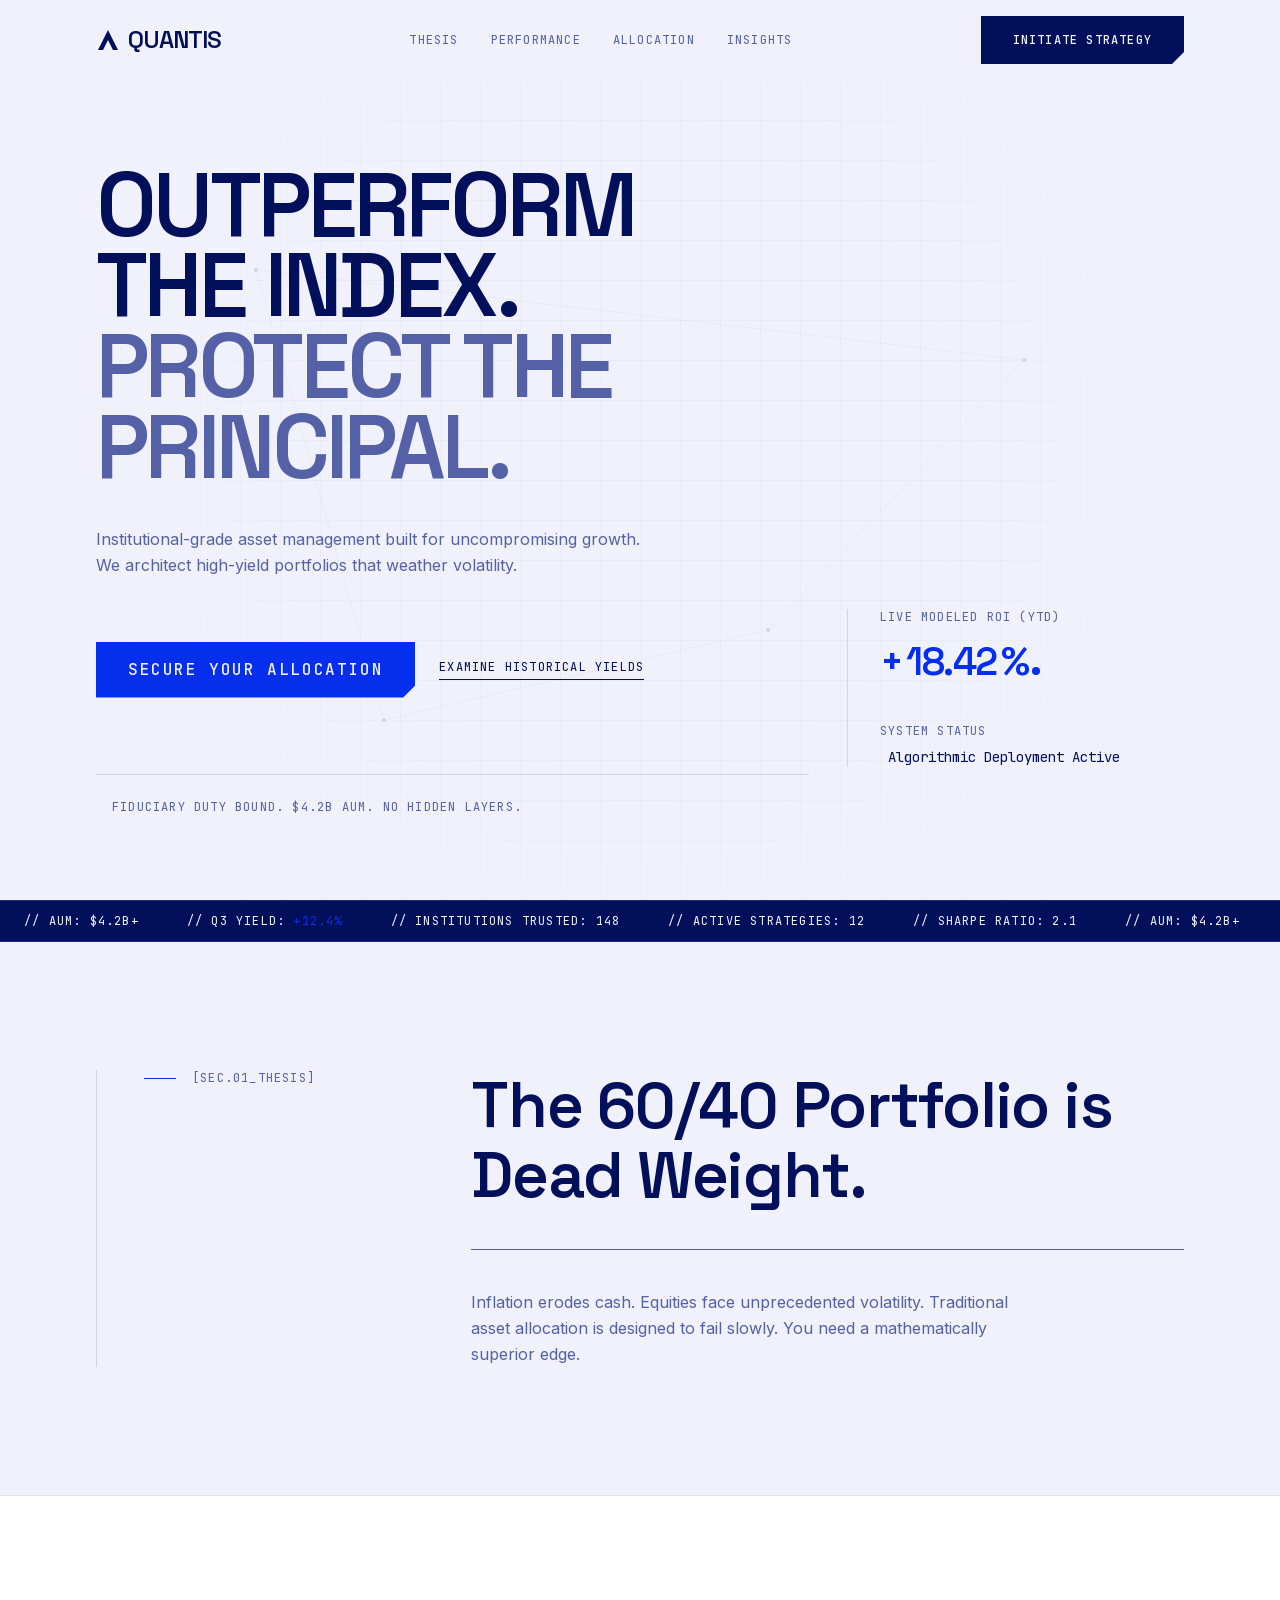
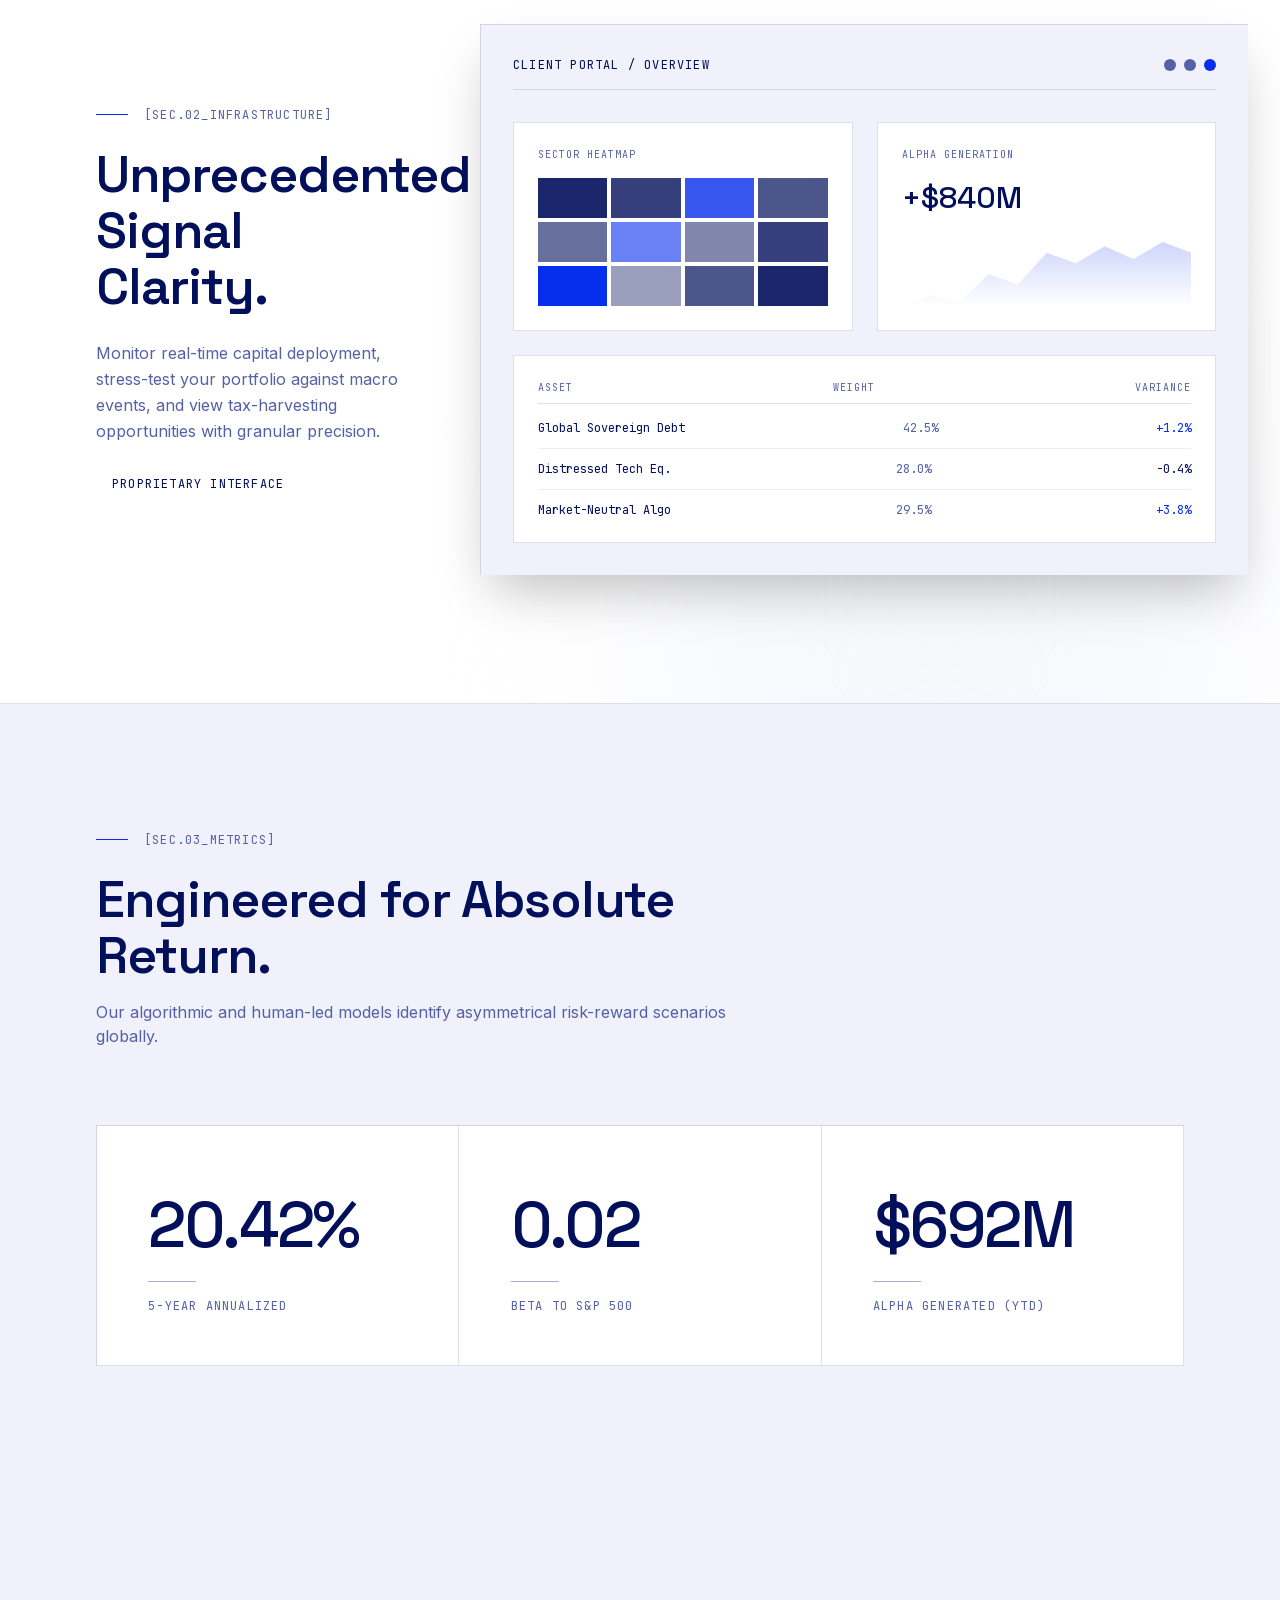
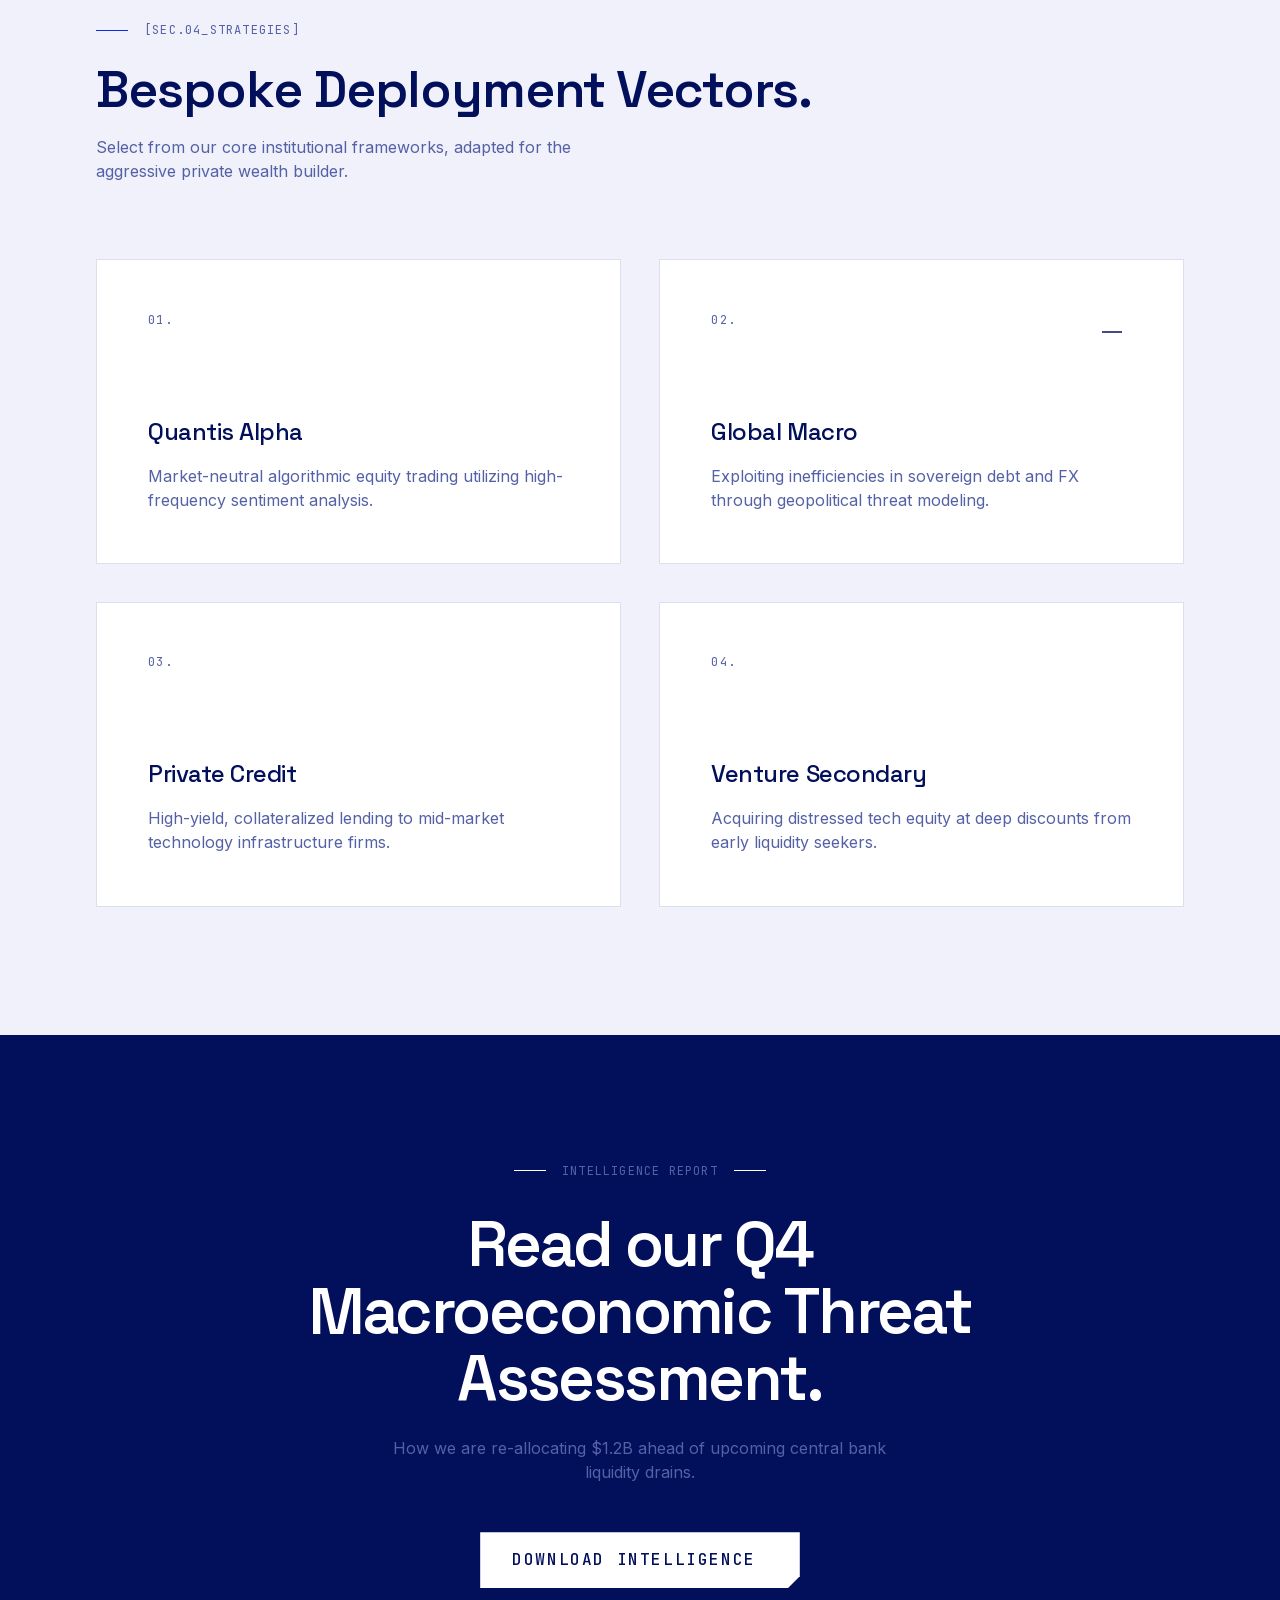
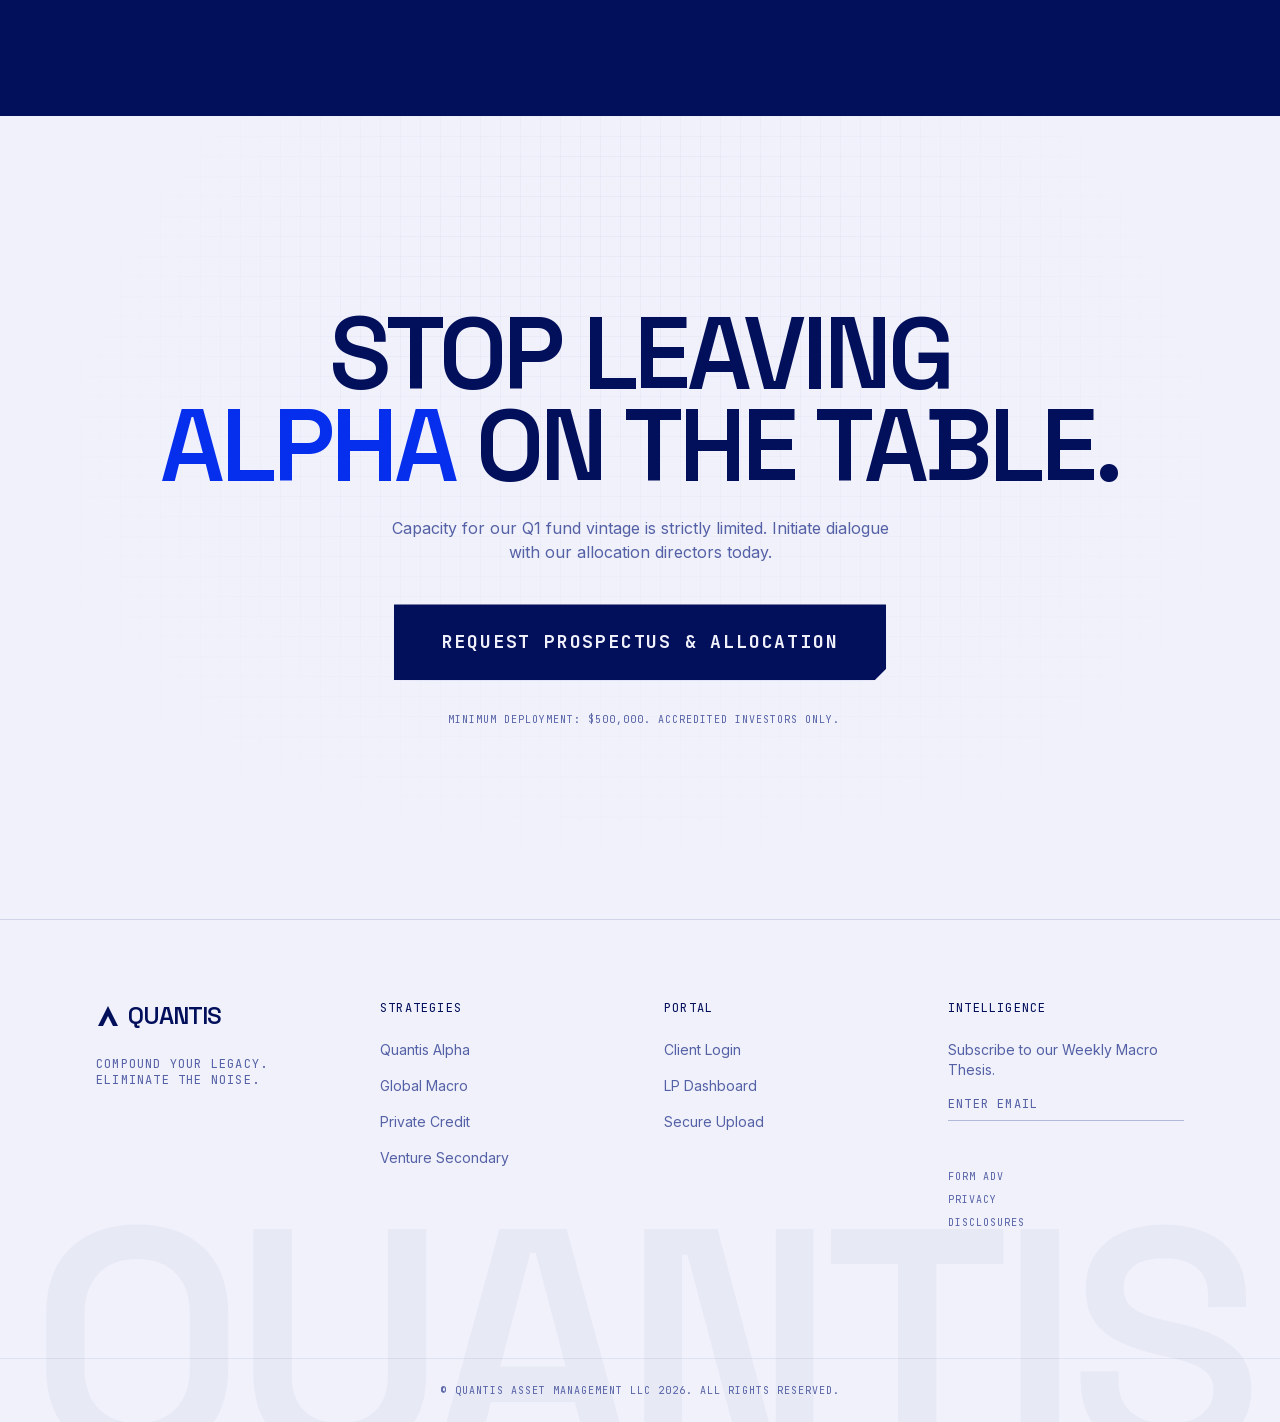
<file: design-system/index_bemobi.html>
<html class="scroll-smooth" lang="en"><head>
<script id="aura-supabase-token-firewall">(function () {
  if (window.__AURA_SUPABASE_FIREWALL__) return;
  window.__AURA_SUPABASE_FIREWALL__ = true;

  var SUPABASE_HOST = "hoirqrkdgbmvpwutwuwj.supabase.co";
  var BLOCKED_KEY_PATTERNS = [
    /^sb-[a-z0-9-]+-auth-token$/i,
    /^supabase\.auth\.token$/i
  ];

  function isBlockedStorageKey(key) {
    if (typeof key !== "string") return false;
    for (var i = 0; i < BLOCKED_KEY_PATTERNS.length; i++) {
      if (BLOCKED_KEY_PATTERNS[i].test(key)) return true;
    }
    return false;
  }

  function toAbsoluteUrl(input) {
    try {
      return new URL(input, window.location.href);
    } catch {
      return null;
    }
  }

  function isSupabaseDestination(input) {
    var parsed = toAbsoluteUrl(input);
    if (!parsed) return false;
    if (SUPABASE_HOST && parsed.host === SUPABASE_HOST) return true;
    return parsed.host.endsWith(".supabase.co");
  }

  function pathLooksSensitive(input) {
    var parsed = toAbsoluteUrl(input);
    if (!parsed) return false;
    return /^\/(auth|rest|functions)\/v1\//.test(parsed.pathname || "");
  }

  function headersContainAuth(headersLike) {
    if (!headersLike) return false;

    try {
      if (typeof Headers !== "undefined" && headersLike instanceof Headers) {
        return !!(headersLike.get("authorization") || headersLike.get("apikey"));
      }
    } catch {}

    if (Array.isArray(headersLike)) {
      for (var i = 0; i < headersLike.length; i++) {
        var pair = headersLike[i] || [];
        var name = String(pair[0] || "").toLowerCase();
        if (name === "authorization" || name === "apikey") return true;
      }
      return false;
    }

    if (typeof headersLike === "object") {
      var keys = Object.keys(headersLike);
      for (var j = 0; j < keys.length; j++) {
        var k = keys[j].toLowerCase();
        if (k === "authorization" || k === "apikey") return true;
      }
    }
    return false;
  }

  function requestLooksSensitive(input, init, extraHeaders) {
    var url = "";
    try {
      if (typeof input === "string") {
        url = input;
      } else if (input && typeof input.url === "string") {
        url = input.url;
      }
    } catch {}

    var headers =
      (init && init.headers) ||
      (input && input.headers) ||
      extraHeaders ||
      null;
    var hasAuthHeaders = headersContainAuth(headers);
    if (hasAuthHeaders) return true;

    if (!url) return false;
    if (isSupabaseDestination(url) && pathLooksSensitive(url)) return true;
    return false;
  }

  function patchStorage(storage, storageName) {
    if (!storage) return;
    var proto = Object.getPrototypeOf(storage);
    if (!proto || proto.__auraSupabaseFirewallPatched) return;

    var rawGetItem = proto.getItem;
    var rawSetItem = proto.setItem;
    var rawRemoveItem = proto.removeItem;
    var rawClear = proto.clear;
    var rawKey = proto.key;
    var rawLengthDescriptor = Object.getOwnPropertyDescriptor(proto, "length");
    var rawLengthGet = rawLengthDescriptor && rawLengthDescriptor.get;

    function getRawLength(instance) {
      try {
        if (rawLengthGet) return Number(rawLengthGet.call(instance) || 0);
      } catch {}
      try {
        return Number(instance.length || 0);
      } catch {}
      return 0;
    }

    function getVisibleKeys(instance) {
      var visible = [];
      var total = getRawLength(instance);
      for (var i = 0; i < total; i++) {
        var currentKey = rawKey.call(instance, i);
        if (currentKey && !isBlockedStorageKey(currentKey)) {
          visible.push(currentKey);
        }
      }
      return visible;
    }

    function maskBlockedKeyProperty(instance, keyName) {
      if (!keyName || !isBlockedStorageKey(keyName)) return;
      try {
        Object.defineProperty(instance, keyName, {
          configurable: true,
          enumerable: false,
          get: function () {
            return null;
          },
          set: function () {
            return true;
          }
        });
      } catch {}
    }

    function syncBlockedKeyProperties(instance) {
      var total = getRawLength(instance);
      for (var i = 0; i < total; i++) {
        var k = rawKey.call(instance, i);
        if (k) maskBlockedKeyProperty(instance, k);
      }
    }

    proto.getItem = function (key) {
      syncBlockedKeyProperties(this);
      if (isBlockedStorageKey(String(key))) return null;
      return rawGetItem.call(this, key);
    };

    proto.setItem = function (key, value) {
      if (isBlockedStorageKey(String(key))) return;
      return rawSetItem.call(this, key, value);
    };

    proto.removeItem = function (key) {
      if (isBlockedStorageKey(String(key))) return;
      return rawRemoveItem.call(this, key);
    };

    proto.clear = function () {
      if (typeof rawClear !== "function") return;

      // Preserve blocked keys across clear() to prevent auth token/session wipe.
      var preservedBlockedEntries = [];
      var total = getRawLength(this);
      for (var i = 0; i < total; i++) {
        var blockedKey = rawKey.call(this, i);
        if (blockedKey && isBlockedStorageKey(blockedKey)) {
          preservedBlockedEntries.push([
            blockedKey,
            rawGetItem.call(this, blockedKey),
          ]);
        }
      }

      rawClear.call(this);

      for (var j = 0; j < preservedBlockedEntries.length; j++) {
        var entry = preservedBlockedEntries[j];
        var key = entry[0];
        var value = entry[1];
        if (typeof key === "string" && typeof value === "string") {
          rawSetItem.call(this, key, value);
        }
      }

      syncBlockedKeyProperties(this);
    };

    proto.key = function (index) {
      syncBlockedKeyProperties(this);
      var visible = getVisibleKeys(this);
      return visible[index] || null;
    };

    try {
      Object.defineProperty(proto, "length", {
        configurable: true,
        enumerable: false,
        get: function () {
          syncBlockedKeyProperties(this);
          return getVisibleKeys(this).length;
        }
      });
    } catch {}

    var proxyStorage = null;
    try {
      proxyStorage = new Proxy(storage, {
        get: function (target, prop) {
          if (typeof prop === "string" && isBlockedStorageKey(prop)) return null;
          if (prop === "length") return getVisibleKeys(target).length;
          if (prop === "key") {
            return function (index) {
              var visible = getVisibleKeys(target);
              return visible[index] || null;
            };
          }
          if (prop === "clear") {
            return function () {
              if (typeof rawClear !== "function") return;

              var preservedBlockedEntries = [];
              var total = getRawLength(target);
              for (var i = 0; i < total; i++) {
                var blockedKey = rawKey.call(target, i);
                if (blockedKey && isBlockedStorageKey(blockedKey)) {
                  preservedBlockedEntries.push([
                    blockedKey,
                    rawGetItem.call(target, blockedKey),
                  ]);
                }
              }

              rawClear.call(target);

              for (var j = 0; j < preservedBlockedEntries.length; j++) {
                var entry = preservedBlockedEntries[j];
                var key = entry[0];
                var value = entry[1];
                if (typeof key === "string" && typeof value === "string") {
                  rawSetItem.call(target, key, value);
                }
              }

              syncBlockedKeyProperties(target);
            };
          }

          var value = target[prop];
          if (typeof value === "function") return value.bind(target);
          return value;
        },
        set: function (target, prop, value) {
          if (typeof prop === "string" && isBlockedStorageKey(prop)) return true;
          target[prop] = value;
          return true;
        },
        has: function (target, prop) {
          if (typeof prop === "string" && isBlockedStorageKey(prop)) return false;
          return prop in target;
        },
        deleteProperty: function (target, prop) {
          if (typeof prop === "string" && isBlockedStorageKey(prop)) return true;
          try {
            delete target[prop];
          } catch {}
          return true;
        },
        ownKeys: function (target) {
          return getVisibleKeys(target);
        },
        getOwnPropertyDescriptor: function (target, prop) {
          if (typeof prop === "string" && isBlockedStorageKey(prop)) {
            return undefined;
          }
          if (prop === "length") {
            return {
              configurable: true,
              enumerable: false,
              value: getVisibleKeys(target).length,
              writable: false
            };
          }
          return Object.getOwnPropertyDescriptor(target, prop);
        }
      });
    } catch {}

    try {
      if (proxyStorage) {
        Object.defineProperty(window, storageName, {
          configurable: true,
          enumerable: true,
          get: function () {
            return proxyStorage;
          }
        });
      }
    } catch {}

    syncBlockedKeyProperties(storage);
    proto.__auraSupabaseFirewallPatched = true;
  }

  function patchCookieAccess() {
    try {
      var cookieDescriptor = Object.getOwnPropertyDescriptor(Document.prototype, "cookie");
      if (!cookieDescriptor || !cookieDescriptor.configurable) return;

      Object.defineProperty(document, "cookie", {
        configurable: true,
        enumerable: false,
        get: function () {
          return "";
        },
        set: function () {
          return true;
        }
      });
    } catch {}
  }

  function patchFetch() {
    if (typeof window.fetch !== "function") return;
    var rawFetch = window.fetch.bind(window);
    window.fetch = function (input, init) {
      if (requestLooksSensitive(input, init, null)) {
        return Promise.reject(new Error("Blocked by Aura security policy"));
      }
      return rawFetch(input, init);
    };
  }

  function patchXHR() {
    if (typeof XMLHttpRequest === "undefined") return;
    var rawOpen = XMLHttpRequest.prototype.open;
    var rawSetHeader = XMLHttpRequest.prototype.setRequestHeader;
    var rawSend = XMLHttpRequest.prototype.send;

    XMLHttpRequest.prototype.open = function (method, url) {
      this.__auraRequestUrl = String(url || "");
      this.__auraHeaders = {};
      return rawOpen.apply(this, arguments);
    };

    XMLHttpRequest.prototype.setRequestHeader = function (name, value) {
      if (!this.__auraHeaders) this.__auraHeaders = {};
      this.__auraHeaders[String(name || "").toLowerCase()] = String(value || "");
      return rawSetHeader.apply(this, arguments);
    };

    XMLHttpRequest.prototype.send = function () {
      if (requestLooksSensitive(this.__auraRequestUrl || "", null, this.__auraHeaders || null)) {
        throw new Error("Blocked by Aura security policy");
      }
      return rawSend.apply(this, arguments);
    };
  }

  function patchBeacon() {
    if (typeof navigator.sendBeacon !== "function") return;
    var rawBeacon = navigator.sendBeacon.bind(navigator);
    navigator.sendBeacon = function (url, data) {
      if (requestLooksSensitive(url, null, null)) return false;
      return rawBeacon(url, data);
    };
  }

  function patchWebSocket() {
    if (typeof WebSocket === "undefined") return;
    var RawWebSocket = WebSocket;
    window.WebSocket = function (url, protocols) {
      if (requestLooksSensitive(String(url || ""), null, null)) {
        throw new Error("Blocked by Aura security policy");
      }
      return new RawWebSocket(url, protocols);
    };
    window.WebSocket.prototype = RawWebSocket.prototype;
  }

  patchStorage(window.localStorage, "localStorage");
  patchStorage(window.sessionStorage, "sessionStorage");
  patchCookieAccess();
  patchFetch();
  patchXHR();
  patchBeacon();
  patchWebSocket();
})();</script>
<script>
try{if(window.parent&&window.parent!==window){window.parent.promotekit_referral="1fd2949a-d22c-431b-92bf-02d4ad04ee24";window.parent.document.cookie="promotekit_referral=1fd2949a-d22c-431b-92bf-02d4ad04ee24;path=/;domain=.aura.build;max-age=31536000"}}catch(e){}
</script>
<meta charset="utf-8"/>
<meta content="width=device-width, initial-scale=1.0" name="viewport"/>
<title>Quantis | Compound Your Legacy</title>
<!-- Fonts: Space Grotesk (Display), Inter (Heading/Body), JetBrains Mono (Accent) -->
<link href="https://fonts.googleapis.com" rel="preconnect"/>
<link crossorigin="" href="https://fonts.gstatic.com" rel="preconnect"/>
<link href="assets/css2_3bd6495d20a0.css" rel="stylesheet"/>
<!-- Tailwind CSS -->
<script src="assets/resource_3fa48481346f.es"></script>
<!-- Iconify -->
<script src="assets/iconify-icon_e19829e7f0e8.js"></script>
<script>
tailwind.config = {
theme: {
extend: {
colors: {
q_black: '#020F5B',
q_graphite: '#5561A6',
q_acid: '#062EED',
q_bone: '#F0F1FA',
q_white: '#FFFFFF',
},
fontFamily: {
display: ['"Space Grotesk"', 'system-ui', 'sans-serif'],
body: ['"Inter"', 'sans-serif'],
mono: ['"JetBrains Mono"', 'monospace'],
},
transitionTimingFunction: {
'swiss': 'cubic-bezier(0.16, 1, 0.3, 1)',
}
}
}
}
</script>
<style>
/* Typography overrides & tracking */
.track-tighter { letter-spacing: -0.04em; }
.track-tight { letter-spacing: -0.02em; }
.track-widest { letter-spacing: 0.1em; }
/* Noise Overlay */
.bg-noise {
position: fixed;
inset: 0;
z-index: 50;
pointer-events: none;
opacity: 0.04;
mix-blend-mode: multiply;
background-image: url("filter_3E_3Crect_width__100_25_27e72378868f.html")'/%3E%3C/svg%3E");
}
.dark-section .bg-noise {
opacity: 0.08;
mix-blend-mode: color-dodge;
}
/* Geometric Cut Button */
.clip-button {
clip-path: polygon(0 0, 100% 0, 100% calc(100% - 12px), calc(100% - 12px) 100%, 0 100%);
}
/* WebGL Alternative: CSS Technical Grid */
.bg-tech-grid {
background-size: 40px 40px;
background-image:
linear-gradient(to right, rgba(85, 97, 166, 0.08) 1px, transparent 1px),
linear-gradient(to bottom, rgba(85, 97, 166, 0.08) 1px, transparent 1px);
mask-image: radial-gradient(circle at center, black 40%, transparent 80%);
-webkit-mask-image: radial-gradient(circle at center, black 40%, transparent 80%);
}
/* Pulse nodes for grid */
.grid-node {
animation: pulse-node 4s infinite alternate ease-in-out;
}
@keyframes pulse-node {
0% { opacity: 0.2; transform: scale(1); }
100% { opacity: 0.8; transform: scale(1.5); fill: #062EED; }
}
/* Marquee Animation */
.marquee-container {
display: flex;
width: 200%;
animation: marquee 30s linear infinite;
}
@keyframes marquee {
0% { transform: translateX(0); }
100% { transform: translateX(-50%); }
}
/* Scroll Reveal Utility */
.reveal {
opacity: 0;
transform: translateY(30px);
transition: all 0.8s cubic-bezier(0.16, 1, 0.3, 1);
}
.reveal.active {
opacity: 1;
transform: translateY(0);
}
/* Draw Line Animation */
.draw-line {
width: 0;
transition: width 1s cubic-bezier(0.16, 1, 0.3, 1);
}
.draw-line.active {
width: 100%;
}
.draw-line-y {
height: 0;
transition: height 1.5s cubic-bezier(0.16, 1, 0.3, 1);
}
.draw-line-y.active {
height: 100%;
}
/* Abstract Chart Animation */
.dash-anim {
stroke-dasharray: 1000;
stroke-dashoffset: 1000;
transition: stroke-dashoffset 2s cubic-bezier(0.16, 1, 0.3, 1);
}
.card:hover .dash-anim {
stroke-dashoffset: 0;
}
/* Kinetic Scramble Text */
.scramble:hover {
color: #062EED;
text-shadow: 2px 0 0 rgba(6,46,237,0.5), -2px 0 0 rgba(2,15,91,0.5);
animation: glitch 0.3s cubic-bezier(.25, .46, .45, .94) both infinite;
}
@keyframes glitch {
0% { transform: translate(0) }
20% { transform: translate(-2px, 2px) }
40% { transform: translate(-2px, -2px) }
60% { transform: translate(2px, 2px) }
80% { transform: translate(2px, -2px) }
100% { transform: translate(0) }
}
/* Hidden Scrollbar */
::-webkit-scrollbar { width: 8px; }
::-webkit-scrollbar-track { background: #F0F1FA; }
::-webkit-scrollbar-thumb { background: #5561A6; }
</style><!-- aura-ga4-start -->
<script async="" src="assets/js_19c0e2c2c8a8.js"></script>
<script>
window.dataLayer = window.dataLayer || [];
function gtag(){dataLayer.push(arguments);}
gtag('js', new Date());
gtag('config', 'G-2M6V79H761');
</script>
<!-- aura-ga4-end -->
<style data-scroll-fix="true">
        /* Scroll fixes for offline viewing */
        html, body {
            overflow: auto !important;
            overflow-x: hidden !important;
            height: auto !important;
            min-height: 100% !important;
            scroll-behavior: auto !important;
            opacity: 1 !important;
            visibility: visible !important;
        }
        
        /* Force visibility - many sites use JS animations for initial display */
        body, .wrapper, main, #__next, #app, .page, .content {
            opacity: 1 !important;
            visibility: visible !important;
            transform: none !important;
        }
        
        /* Disable loader/preloader overlays */
        .loader, .preloader, .loading, [class*="loader"], [class*="preloader"] {
            display: none !important;
            opacity: 0 !important;
        }
        
        /* Show elements that might be hidden for animation */
        .word-inner, .char, .line, [data-aos], [data-scroll],
        .hero-text span, .hero-fade, [class*="hero"] span {
            opacity: 1 !important;
            transform: none !important;
            visibility: visible !important;
        }
        
        /* Reset Tailwind animation utility classes */
        .translate-y-full, .translate-x-full, .-translate-y-full, .-translate-x-full,
        .translate-y-1\/2, .-translate-y-1\/2, .translate-y-\[100\%\], .translate-y-\[110\%\] {
            transform: none !important;
        }
        
        /* Force visibility on common hidden-for-animation patterns */
        .opacity-0, [class*="opacity-0"] {
            opacity: 1 !important;
        }
        
        /* Reset scale transforms used for animations */
        .scale-0, .scale-50, .scale-75 {
            transform: none !important;
        }
        
        html.lenis, html.lenis-smooth, 
        body.lenis, body.lenis-smooth,
        .lenis-wrapper, .lenis-content,
        [data-lenis-prevent], [data-scroll-container] {
            overflow: visible !important;
            height: auto !important;
        }
        
        /* Fix flex containers that might cut off content */
        body.flex.items-center,
        body.flex.justify-center {
            align-items: flex-start !important;
            min-height: 100vh;
            height: auto !important;
        }
        
        /* Ensure main content scrolls */
        main, #__next, #__nuxt, #app, .main-content {
            overflow: visible !important;
            height: auto !important;
        }
        </style></head>
<body class="bg-q_bone text-q_black font-body antialiased selection:bg-q_acid selection:text-q_white overflow-x-hidden">
<!-- Accoutrement: Noise Overlay -->
<div class="bg-noise"></div>
<!-- Navigation -->
<nav class="fixed top-0 left-0 w-full z-40 bg-q_bone/90 backdrop-blur-md border-b border-q_graphite/20 transition-all duration-300">
<div class="max-w-[clamp(70rem,95vw,100rem)] mx-auto px-[clamp(1.5rem,5vw,4rem)] h-20 flex items-center justify-between">
<!-- Logo -->
<a class="font-display font-semibold text-[clamp(1.25rem,2vw,1.5rem)] track-tighter uppercase flex items-center gap-2 group" href="#">
<svg class="text-q_black group-hover:text-q_acid transition-colors duration-300" fill="none" height="24" viewbox="0 0 24 24" width="24">
<path d="M2 22L12 2L22 22H17L12 12L7 22H2Z" fill="currentColor"></path>
</svg>
                Quantis
            </a>
<!-- Links -->
<div class="hidden md:flex items-center gap-8 font-mono text-xs uppercase track-widest text-q_graphite">
<a class="hover:text-q_black transition-colors" href="#thesis">Thesis</a>
<a class="hover:text-q_black transition-colors" href="#performance">Performance</a>
<a class="hover:text-q_black transition-colors" href="#allocation">Allocation</a>
<a class="hover:text-q_black transition-colors" href="#insights">Insights</a>
</div>
<!-- CTA -->
<a class="hidden sm:inline-block relative px-[clamp(1.5rem,3vw,2rem)] py-[clamp(0.75rem,2vw,1rem)] font-mono font-medium text-xs uppercase track-widest text-q_bone bg-q_black clip-button overflow-hidden group transition-all duration-300 hover:bg-q_acid" href="#onboarding">
<span class="relative z-10">Initiate Strategy</span>
</a>
<!-- Mobile Menu Icon -->
<button class="md:hidden text-q_black text-2xl">
<iconify-icon icon="solar:hamburger-menu-linear" stroke-width="1.5"></iconify-icon>
</button>
</div>
</nav>
<!-- [SEC.00_INDEX] HERO -->
<section class="relative min-h-screen flex items-center pt-20 overflow-hidden">
<!-- WebGL Simulated Background -->
<div class="absolute inset-0 bg-tech-grid opacity-50 z-0 pointer-events-none"></div>
<svg class="absolute inset-0 w-full h-full z-0 opacity-20 pointer-events-none" xmlns="http://www.w3.org/2000/svg">
<!-- Abstract Data Nodes -->
<circle class="grid-node" cx="20%" cy="30%" fill="#5561A6" r="2" style="animation-delay: 0s"></circle>
<circle class="grid-node" cx="80%" cy="40%" fill="#5561A6" r="2" style="animation-delay: 1s"></circle>
<circle class="grid-node" cx="60%" cy="70%" fill="#5561A6" r="2" style="animation-delay: 2s"></circle>
<circle class="grid-node" cx="30%" cy="80%" fill="#5561A6" r="2" style="animation-delay: 0.5s"></circle>
<line stroke="#5561A6" stroke-dasharray="2 2" stroke-width="0.5" x1="20%" x2="80%" y1="30%" y2="40%"></line>
<line stroke="#5561A6" stroke-dasharray="2 2" stroke-width="0.5" x1="80%" x2="60%" y1="40%" y2="70%"></line>
<line stroke="#5561A6" stroke-dasharray="2 2" stroke-width="0.5" x1="60%" x2="30%" y1="70%" y2="80%"></line>
<line stroke="#5561A6" stroke-dasharray="2 2" stroke-width="0.5" x1="30%" x2="20%" y1="80%" y2="30%"></line>
</svg>
<div class="max-w-[clamp(70rem,95vw,100rem)] mx-auto px-[clamp(1.5rem,5vw,4rem)] w-full relative z-10 grid grid-cols-12 gap-[clamp(1.5rem,3vw,2.5rem)]">
<!-- Left Content: 8 Columns -->
<div class="col-span-12 lg:col-span-8 reveal">
<h1 class="font-display font-semibold text-[clamp(3rem,7vw,6.5rem)] leading-[0.9] track-tighter text-q_black mb-[clamp(1.5rem,3vw,2.5rem)] uppercase">
                    Outperform<br/>The Index.<br/>
<span class="text-q_graphite">Protect The Principal.</span>
</h1>
<p class="font-body text-[clamp(1rem,1.2vw,1.125rem)] leading-relaxed text-q_graphite max-w-[55ch] mb-[clamp(2.5rem,5vw,4rem)]">
                    Institutional-grade asset management built for uncompromising growth. We architect high-yield portfolios that weather volatility.
                </p>
<div class="flex flex-wrap items-center gap-6">
<a class="relative px-[clamp(1.5rem,3vw,2rem)] py-[clamp(0.75rem,2vw,1rem)] font-mono font-medium text-sm md:text-base uppercase track-widest text-q_bone bg-q_acid clip-button overflow-hidden group transition-all duration-300 hover:bg-q_black hover:-translate-y-1" href="#onboarding">
                        Secure Your Allocation
                    </a>
<a class="font-mono text-xs uppercase track-widest text-q_black border-b border-q_black pb-1 hover:text-q_acid hover:border-q_acid transition-colors duration-300" href="#performance">
                        Examine Historical Yields
                    </a>
</div>
<div class="mt-[clamp(3rem,6vw,5rem)] flex items-center gap-4 border-t border-q_graphite/20 pt-6">
<iconify-icon class="text-q_acid text-2xl" icon="solar:shield-check-linear" stroke-width="1.5"></iconify-icon>
<p class="font-mono text-xs uppercase track-widest text-q_graphite">
                        Fiduciary duty bound. $4.2B AUM. No hidden layers.
                    </p>
</div>
</div>
<!-- Right Content: 4 Columns (Live Data Simulation) -->
<div class="hidden lg:flex col-span-4 flex-col justify-end pb-12 reveal" style="transition-delay: 0.2s">
<div class="border-l border-q_graphite/20 pl-8 space-y-8">
<div>
<div class="font-mono text-xs uppercase track-widest text-q_graphite mb-2">Live Modeled ROI (YTD)</div>
<div class="font-display font-semibold text-[clamp(2rem,3vw,3rem)] track-tighter text-q_acid flex items-baseline gap-1">
                            +<span class="counter" data-target="18.42">0.00</span>%
                            <span class="w-2 h-2 rounded-full bg-q_acid animate-pulse mb-4"></span>
</div>
</div>
<div>
<div class="font-mono text-xs uppercase track-widest text-q_graphite mb-2">System Status</div>
<div class="font-mono text-sm text-q_black flex items-center gap-2">
<iconify-icon class="text-q_acid" icon="solar:server-square-linear" stroke-width="1.5"></iconify-icon>
                            Algorithmic Deployment Active
                        </div>
</div>
</div>
</div>
</div>
</section>
<!-- [SEC.01_TICKER] SOCIAL PROOF BAR -->
<div class="w-full bg-q_black border-y border-q_graphite/30 overflow-hidden py-3">
<div class="marquee-container font-mono text-xs uppercase track-widest text-q_bone">
<!-- Duplicated content for infinite scroll -->
<div class="flex-shrink-0 flex items-center gap-12 px-6">
<span>// AUM: $4.2B+</span>
<span>// Q3 YIELD: <span class="text-q_acid">+12.4%</span></span>
<span>// INSTITUTIONS TRUSTED: 148</span>
<span>// ACTIVE STRATEGIES: 12</span>
<span>// SHARPE RATIO: 2.1</span>
<span>// AUM: $4.2B+</span>
<span>// Q3 YIELD: <span class="text-q_acid">+12.4%</span></span>
<span>// INSTITUTIONS TRUSTED: 148</span>
<span>// ACTIVE STRATEGIES: 12</span>
<span>// SHARPE RATIO: 2.1</span>
</div>
</div>
</div>
<!-- [SEC.02_THESIS] PROBLEM AGITATION -->
<section class="py-[clamp(5rem,10vw,10rem)] relative" id="thesis">
<div class="max-w-[clamp(70rem,95vw,100rem)] mx-auto px-[clamp(1.5rem,5vw,4rem)] grid grid-cols-12 gap-[clamp(1.5rem,3vw,2.5rem)] relative">
<!-- Accoutrement: Vertical line -->
<div class="absolute left-[clamp(1.5rem,5vw,4rem)] top-0 bottom-0 w-[1px] bg-q_graphite/20 hidden lg:block">
<div class="w-full bg-q_acid draw-line-y scroll-trigger"></div>
</div>
<!-- Left 4 Cols: Marker -->
<div class="col-span-12 lg:col-span-4 lg:pl-12 reveal">
<div class="font-mono text-[10px] md:text-xs uppercase track-widest text-q_graphite mb-6 flex items-center gap-4 before:content-[''] before:w-8 before:h-[1px] before:bg-q_acid">
                    [SEC.01_THESIS]
                </div>
</div>
<!-- Right 8 Cols: Content -->
<div class="col-span-12 lg:col-span-8 reveal" style="transition-delay: 0.1s">
<h2 class="font-display font-semibold text-[clamp(2rem,5vw,4rem)] leading-[1.1] track-tight text-q_black mb-[clamp(1.5rem,3vw,2.5rem)] max-w-[20ch]">
                    The 60/40 Portfolio is <span class="scramble inline-block cursor-crosshair transition-colors duration-200">Dead Weight.</span>
</h2>
<div class="w-full h-[1px] bg-q_graphite/20 mb-[clamp(1.5rem,3vw,2.5rem)]">
<div class="h-full bg-q_graphite draw-line scroll-trigger"></div>
</div>
<p class="font-body text-[clamp(1rem,1.2vw,1.125rem)] leading-relaxed text-q_graphite max-w-[55ch]">
                    Inflation erodes cash. Equities face unprecedented volatility. Traditional asset allocation is designed to <span class="scramble inline-block cursor-crosshair transition-colors duration-200">fail slowly.</span> You need a mathematically superior edge.
                </p>
</div>
</div>
</section>
<!-- [SEC.03_INFRASTRUCTURE] DASHBOARD PREVIEW -->
<section class="py-[clamp(5rem,10vw,10rem)] bg-q_white border-y border-q_graphite/20 overflow-hidden relative group" id="infrastructure">
<!-- Spotlight Glow Effect (CSS fallback for mouse tracking) -->
<div class="absolute top-1/2 left-1/2 -translate-x-1/2 -translate-y-1/2 w-[600px] h-[600px] bg-q_bone/50 rounded-full blur-[100px] opacity-0 group-hover:opacity-100 transition-opacity duration-700 pointer-events-none z-0"></div>
<div class="max-w-[clamp(70rem,95vw,100rem)] mx-auto pl-[clamp(1.5rem,5vw,4rem)] grid grid-cols-12 items-center relative z-10">
<!-- Text Left -->
<div class="col-span-12 lg:col-span-4 pr-[clamp(1.5rem,5vw,4rem)] pb-12 lg:pb-0 reveal">
<div class="font-mono text-[10px] md:text-xs uppercase track-widest text-q_graphite mb-6 flex items-center gap-4 before:content-[''] before:w-8 before:h-[1px] before:bg-q_acid">
                    [SEC.02_INFRASTRUCTURE]
                </div>
<h2 class="font-display font-semibold text-[clamp(2rem,4vw,3.5rem)] leading-[1.1] track-tight text-q_black mb-6">
                    Unprecedented Signal Clarity.
                </h2>
<p class="font-body text-[clamp(1rem,1.2vw,1.125rem)] leading-relaxed text-q_graphite mb-8">
                    Monitor real-time capital deployment, stress-test your portfolio against macro events, and view tax-harvesting opportunities with granular precision.
                </p>
<div class="flex items-center gap-4 font-mono text-xs uppercase track-widest text-q_black">
<iconify-icon class="text-q_acid text-xl" icon="solar:programming-linear" stroke-width="1.5"></iconify-icon>
                    Proprietary Interface
                </div>
</div>
<!-- UI Preview Right (Bleeding edge) -->
<div class="col-span-12 lg:col-span-8 reveal" style="transition-delay: 0.2s">
<div class="bg-q_bone border-t border-l border-q_graphite/20 p-8 shadow-2xl translate-x-[5%] lg:translate-x-0 relative">
<!-- Fake Dashboard Header -->
<div class="flex justify-between items-center mb-8 border-b border-q_graphite/20 pb-4">
<div class="font-mono text-xs text-q_black uppercase track-widest">Client Portal / Overview</div>
<div class="flex gap-2">
<div class="w-3 h-3 bg-q_graphite rounded-full"></div>
<div class="w-3 h-3 bg-q_graphite rounded-full"></div>
<div class="w-3 h-3 bg-q_acid rounded-full"></div>
</div>
</div>
<!-- Fake Dashboard Content -->
<div class="grid grid-cols-2 gap-6">
<!-- Heatmap Block -->
<div class="bg-q_white border border-q_graphite/20 p-6">
<div class="font-mono text-[10px] text-q_graphite uppercase track-widest mb-4">Sector Heatmap</div>
<div class="grid grid-cols-4 gap-1 h-32">
<div class="bg-q_black/90"></div><div class="bg-q_black/80"></div><div class="bg-q_acid/80"></div><div class="bg-q_black/70"></div>
<div class="bg-q_black/60"></div><div class="bg-q_acid/60"></div><div class="bg-q_black/50"></div><div class="bg-q_black/80"></div>
<div class="bg-q_acid"></div><div class="bg-q_black/40"></div><div class="bg-q_black/70"></div><div class="bg-q_black/90"></div>
</div>
</div>
<!-- Sparkline Block -->
<div class="bg-q_white border border-q_graphite/20 p-6 flex flex-col justify-between">
<div class="font-mono text-[10px] text-q_graphite uppercase track-widest mb-2">Alpha Generation</div>
<div class="font-display font-medium text-3xl text-q_black">+$840M</div>
<svg class="w-full h-16 mt-4" preserveaspectratio="none" viewbox="0 0 100 30">
<path class="dash-anim" d="M0,30 L10,25 L20,28 L30,15 L40,20 L50,5 L60,10 L70,2 L80,8 L90,0 L100,5" fill="none" stroke="#062EED" stroke-width="1.5"></path>
<path d="M0,30 L10,25 L20,28 L30,15 L40,20 L50,5 L60,10 L70,2 L80,8 L90,0 L100,5 L100,30 Z" fill="url(#grad)" opacity="0.2"></path>
<defs>
<lineargradient id="grad" x1="0" x2="0" y1="0" y2="1">
<stop offset="0%" stop-color="#062EED"></stop>
<stop offset="100%" stop-color="#062EED" stop-opacity="0"></stop>
</lineargradient>
</defs>
</svg>
</div>
<!-- Data Grid Block -->
<div class="col-span-2 bg-q_white border border-q_graphite/20 p-6">
<div class="font-mono text-[10px] text-q_graphite uppercase track-widest mb-4 border-b border-q_graphite/20 pb-2 flex justify-between">
<span>Asset</span><span>Weight</span><span>Variance</span>
</div>
<div class="space-y-3 font-mono text-xs">
<div class="flex justify-between items-center"><span class="text-q_black">Global Sovereign Debt</span><span class="text-q_graphite">42.5%</span><span class="text-q_acid">+1.2%</span></div>
<div class="w-full h-[1px] bg-q_graphite/10"></div>
<div class="flex justify-between items-center"><span class="text-q_black">Distressed Tech Eq.</span><span class="text-q_graphite">28.0%</span><span class="text-q_black">-0.4%</span></div>
<div class="w-full h-[1px] bg-q_graphite/10"></div>
<div class="flex justify-between items-center"><span class="text-q_black">Market-Neutral Algo</span><span class="text-q_graphite">29.5%</span><span class="text-q_acid">+3.8%</span></div>
</div>
</div>
</div>
</div>
</div>
</div>
</section>
<!-- [SEC.04_METRICS] PERFORMANCE COUNTERS -->
<section class="py-[clamp(5rem,10vw,10rem)] bg-q_bone" id="performance">
<div class="max-w-[clamp(70rem,95vw,100rem)] mx-auto px-[clamp(1.5rem,5vw,4rem)]">
<div class="mb-[clamp(3rem,6vw,6rem)] max-w-[65ch] reveal">
<div class="font-mono text-[10px] md:text-xs uppercase track-widest text-q_graphite mb-6 flex items-center gap-4 before:content-[''] before:w-8 before:h-[1px] before:bg-q_acid">
                    [SEC.03_METRICS]
                </div>
<h2 class="font-display font-semibold text-[clamp(2rem,4vw,3.5rem)] leading-[1.1] track-tight text-q_black mb-4">
                    Engineered for Absolute Return.
                </h2>
<p class="font-body text-[clamp(1rem,1.2vw,1.125rem)] text-q_graphite">
                    Our algorithmic and human-led models identify asymmetrical risk-reward scenarios globally.
                </p>
</div>
<div class="grid grid-cols-1 md:grid-cols-3 gap-0 border-t border-l border-q_graphite/20 reveal" style="transition-delay: 0.2s">
<!-- Card 1 -->
<div class="border-b border-r border-q_graphite/20 bg-q_white p-[clamp(2rem,4vw,3.5rem)] hover:-translate-y-2 hover:shadow-[0_20px_40px_-15px_rgba(0,0,0,0.1)] hover:border-q_acid hover:relative hover:z-10 transition-all duration-500 ease-swiss group card">
<div class="font-display font-medium text-[clamp(3rem,5vw,4.5rem)] track-tighter text-q_black mb-2 flex items-baseline">
<span class="counter" data-target="24.8">0.0</span>%
                    </div>
<div class="w-12 h-[1px] bg-q_graphite/50 mb-4 group-hover:bg-q_acid transition-colors duration-300"></div>
<div class="font-mono text-xs uppercase track-widest text-q_graphite group-hover:text-q_black transition-colors duration-300">5-Year Annualized</div>
</div>
<!-- Card 2 -->
<div class="border-b border-r border-q_graphite/20 bg-q_white p-[clamp(2rem,4vw,3.5rem)] hover:-translate-y-2 hover:shadow-[0_20px_40px_-15px_rgba(0,0,0,0.1)] hover:border-q_acid hover:relative hover:z-10 transition-all duration-500 ease-swiss group card">
<div class="font-display font-medium text-[clamp(3rem,5vw,4.5rem)] track-tighter text-q_black mb-2 flex items-baseline">
<span class="counter" data-target="0.03">0.00</span>
</div>
<div class="w-12 h-[1px] bg-q_graphite/50 mb-4 group-hover:bg-q_acid transition-colors duration-300"></div>
<div class="font-mono text-xs uppercase track-widest text-q_graphite group-hover:text-q_black transition-colors duration-300">Beta to S&amp;P 500</div>
</div>
<!-- Card 3 -->
<div class="border-b border-r border-q_graphite/20 bg-q_white p-[clamp(2rem,4vw,3.5rem)] hover:-translate-y-2 hover:shadow-[0_20px_40px_-15px_rgba(0,0,0,0.1)] hover:border-q_acid hover:relative hover:z-10 transition-all duration-500 ease-swiss group card">
<div class="font-display font-medium text-[clamp(3rem,5vw,4.5rem)] track-tighter text-q_black mb-2 flex items-baseline">
                        $<span class="counter" data-decimals="0" data-target="840">0</span>M
                    </div>
<div class="w-12 h-[1px] bg-q_graphite/50 mb-4 group-hover:bg-q_acid transition-colors duration-300"></div>
<div class="font-mono text-xs uppercase track-widest text-q_graphite group-hover:text-q_black transition-colors duration-300">Alpha Generated (YTD)</div>
</div>
</div>
</div>
</section>
<!-- [SEC.05_STRATEGIES] ALLOCATION GRID -->
<section class="py-[clamp(5rem,10vw,10rem)]" id="allocation">
<div class="max-w-[clamp(70rem,95vw,100rem)] mx-auto px-[clamp(1.5rem,5vw,4rem)]">
<div class="flex flex-col md:flex-row md:items-end justify-between gap-8 mb-[clamp(3rem,6vw,6rem)] reveal">
<div>
<div class="font-mono text-[10px] md:text-xs uppercase track-widest text-q_graphite mb-6 flex items-center gap-4 before:content-[''] before:w-8 before:h-[1px] before:bg-q_acid">
                        [SEC.04_STRATEGIES]
                    </div>
<h2 class="font-display font-semibold text-[clamp(2rem,4vw,3.5rem)] leading-[1.1] track-tight text-q_black mb-4">
                        Bespoke Deployment Vectors.
                    </h2>
<p class="font-body text-[clamp(1rem,1.2vw,1.125rem)] text-q_graphite max-w-[50ch]">
                        Select from our core institutional frameworks, adapted for the aggressive private wealth builder.
                    </p>
</div>
<iconify-icon class="text-4xl text-q_graphite/50" icon="solar:chart-square-linear" stroke-width="1"></iconify-icon>
</div>
<div class="grid grid-cols-1 md:grid-cols-2 gap-[clamp(1.5rem,3vw,2.5rem)]">
<!-- Strategy 1 -->
<div class="border border-q_graphite/20 bg-q_white p-[clamp(2rem,4vw,3.5rem)] hover:-translate-y-2 hover:shadow-[0_20px_40px_-15px_rgba(0,0,0,0.1)] hover:border-q_acid transition-all duration-400 ease-swiss group card reveal">
<div class="flex justify-between items-start mb-16">
<div class="font-mono text-xs uppercase track-widest text-q_graphite group-hover:text-q_acid transition-colors">01.</div>
<svg fill="none" height="40" viewbox="0 0 40 40" width="40">
<path class="dash-anim" d="M5 20H15L20 5L25 35L30 20H35" stroke="#020F5B" stroke-width="1.5"></path>
</svg>
</div>
<h3 class="font-display font-medium text-2xl text-q_black mb-4 track-tight">Quantis Alpha</h3>
<p class="font-body text-q_graphite text-sm md:text-base leading-relaxed">
                        Market-neutral algorithmic equity trading utilizing high-frequency sentiment analysis.
                    </p>
</div>
<!-- Strategy 2 -->
<div class="border border-q_graphite/20 bg-q_white p-[clamp(2rem,4vw,3.5rem)] hover:-translate-y-2 hover:shadow-[0_20px_40px_-15px_rgba(0,0,0,0.1)] hover:border-q_acid transition-all duration-400 ease-swiss group card reveal" style="transition-delay: 0.1s">
<div class="flex justify-between items-start mb-16">
<div class="font-mono text-xs uppercase track-widest text-q_graphite group-hover:text-q_acid transition-colors">02.</div>
<svg fill="none" height="40" viewbox="0 0 40 40" width="40">
<circle class="dash-anim" cx="20" cy="20" r="15" stroke="#020F5B" stroke-dasharray="4 4" stroke-width="1.5"></circle>
<path d="M10 20H30" stroke="#020F5B" stroke-width="1.5"></path>
</svg>
</div>
<h3 class="font-display font-medium text-2xl text-q_black mb-4 track-tight">Global Macro</h3>
<p class="font-body text-q_graphite text-sm md:text-base leading-relaxed">
                        Exploiting inefficiencies in sovereign debt and FX through geopolitical threat modeling.
                    </p>
</div>
<!-- Strategy 3 -->
<div class="border border-q_graphite/20 bg-q_white p-[clamp(2rem,4vw,3.5rem)] hover:-translate-y-2 hover:shadow-[0_20px_40px_-15px_rgba(0,0,0,0.1)] hover:border-q_acid transition-all duration-400 ease-swiss group card reveal" style="transition-delay: 0.2s">
<div class="flex justify-between items-start mb-16">
<div class="font-mono text-xs uppercase track-widest text-q_graphite group-hover:text-q_acid transition-colors">03.</div>
<svg fill="none" height="40" viewbox="0 0 40 40" width="40">
<rect class="dash-anim" height="20" stroke="#020F5B" stroke-width="1.5" width="10" x="5" y="15"></rect>
<rect class="dash-anim" height="30" stroke="#020F5B" stroke-width="1.5" width="10" x="25" y="5"></rect>
</svg>
</div>
<h3 class="font-display font-medium text-2xl text-q_black mb-4 track-tight">Private Credit</h3>
<p class="font-body text-q_graphite text-sm md:text-base leading-relaxed">
                        High-yield, collateralized lending to mid-market technology infrastructure firms.
                    </p>
</div>
<!-- Strategy 4 -->
<div class="border border-q_graphite/20 bg-q_white p-[clamp(2rem,4vw,3.5rem)] hover:-translate-y-2 hover:shadow-[0_20px_40px_-15px_rgba(0,0,0,0.1)] hover:border-q_acid transition-all duration-400 ease-swiss group card reveal" style="transition-delay: 0.3s">
<div class="flex justify-between items-start mb-16">
<div class="font-mono text-xs uppercase track-widest text-q_graphite group-hover:text-q_acid transition-colors">04.</div>
<svg fill="none" height="40" viewbox="0 0 40 40" width="40">
<path class="dash-anim" d="M5 35L35 5M35 5H15M35 5V25" stroke="#020F5B" stroke-linejoin="bevel" stroke-width="1.5"></path>
</svg>
</div>
<h3 class="font-display font-medium text-2xl text-q_black mb-4 track-tight">Venture Secondary</h3>
<p class="font-body text-q_graphite text-sm md:text-base leading-relaxed">
                        Acquiring distressed tech equity at deep discounts from early liquidity seekers.
                    </p>
</div>
</div>
</div>
</section>
<!-- [SEC.06_AUTHORITY] FEATURED INSIGHT -->
<section class="py-[clamp(5rem,10vw,10rem)] bg-q_black text-q_white relative overflow-hidden dark-section" id="insights">
<!-- Container Specific Noise -->
<div class="bg-noise absolute inset-0"></div>
<div class="max-w-[clamp(70rem,95vw,100rem)] mx-auto px-[clamp(1.5rem,5vw,4rem)] relative z-10 grid grid-cols-12">
<div class="col-span-12 lg:col-span-8 lg:col-start-3 text-center flex flex-col items-center reveal">
<div class="font-mono text-[10px] md:text-xs uppercase track-widest text-q_graphite mb-8 flex items-center justify-center gap-4 before:content-[''] before:w-8 before:h-[1px] before:bg-q_white after:content-[''] after:w-8 after:h-[1px] after:bg-q_white">
                    Intelligence Report
                </div>
<h2 class="font-display font-semibold text-[clamp(2rem,5vw,4.5rem)] leading-[1.05] track-tighter mb-6">
                    Read our Q4 Macroeconomic Threat Assessment.
                </h2>
<p class="font-body text-[clamp(1rem,1.2vw,1.125rem)] text-q_graphite max-w-[55ch] mb-12">
                    How we are re-allocating $1.2B ahead of upcoming central bank liquidity drains.
                </p>
<a class="relative px-[clamp(1.5rem,3vw,2rem)] py-[clamp(0.75rem,2vw,1rem)] font-mono font-medium text-sm md:text-base uppercase track-widest text-q_black bg-q_white clip-button overflow-hidden group transition-all duration-300 hover:bg-q_acid hover:text-q_white focus:ring-2 focus:ring-q_acid focus:ring-offset-2 focus:ring-offset-q_black" href="#">
<span class="relative z-10 flex items-center gap-3">
                        Download Intelligence
                        <iconify-icon icon="solar:download-minimalistic-linear" stroke-width="1.5"></iconify-icon>
</span>
</a>
</div>
</div>
</section>
<!-- [SEC.07_ONBOARDING] FINAL CONVERSION -->
<section class="py-[clamp(8rem,15vw,15rem)] relative overflow-hidden" id="onboarding">
<!-- Intense WebGL Alternative Background -->
<div class="absolute inset-0 bg-tech-grid opacity-70 z-0 pointer-events-none" style="background-size: 20px 20px;"></div>
<div class="absolute inset-0 bg-gradient-to-b from-transparent via-q_bone/50 to-q_bone z-0"></div>
<div class="max-w-[clamp(70rem,95vw,100rem)] mx-auto px-[clamp(1.5rem,5vw,4rem)] relative z-10 text-center flex flex-col items-center reveal">
<h2 class="font-display font-semibold text-[clamp(3rem,8vw,7rem)] leading-[0.9] track-tighter text-q_black mb-6 uppercase">
                Stop Leaving<br/><span class="text-q_acid">Alpha</span> On The Table.
            </h2>
<p class="font-body text-[clamp(1rem,1.2vw,1.25rem)] text-q_graphite max-w-[50ch] mb-10">
                Capacity for our Q1 fund vintage is strictly limited. Initiate dialogue with our allocation directors today.
            </p>
<a class="relative px-[clamp(2rem,4vw,3rem)] py-[clamp(1rem,2vw,1.5rem)] font-mono font-semibold text-sm md:text-lg uppercase track-widest text-q_bone bg-q_black clip-button overflow-hidden group transition-all duration-300 hover:bg-q_acid hover:scale-105 active:scale-95 shadow-2xl shadow-q_acid/20" href="#">
<span class="relative z-10">Request Prospectus &amp; Allocation</span>
</a>
<div class="mt-8 font-mono text-[10px] uppercase track-widest text-q_graphite flex items-center gap-2">
<iconify-icon icon="solar:info-circle-linear" stroke-width="1.5"></iconify-icon>
                Minimum deployment: $500,000. Accredited investors only.
            </div>
</div>
</section>
<!-- FOOTER -->
<footer class="border-t border-q_graphite/20 bg-q_bone pt-20 relative overflow-hidden">
<div class="max-w-[clamp(70rem,95vw,100rem)] mx-auto px-[clamp(1.5rem,5vw,4rem)] grid grid-cols-1 md:grid-cols-2 lg:grid-cols-4 gap-12 mb-32 relative z-10">
<!-- Col 1 -->
<div class="space-y-6">
<a class="font-display font-semibold text-2xl track-tighter uppercase flex items-center gap-2" href="#">
<svg class="text-q_black" fill="none" height="24" viewbox="0 0 24 24" width="24">
<path d="M2 22L12 2L22 22H17L12 12L7 22H2Z" fill="currentColor"></path>
</svg>
                    Quantis
                </a>
<p class="font-mono text-xs uppercase track-widest text-q_graphite max-w-[200px]">
                    Compound Your Legacy. Eliminate the Noise.
                </p>
</div>
<!-- Col 2 -->
<div>
<h4 class="font-mono text-xs uppercase track-widest text-q_black mb-6">Strategies</h4>
<ul class="space-y-4 font-body text-sm text-q_graphite">
<li><a class="hover:text-q_acid transition-colors" href="#">Quantis Alpha</a></li>
<li><a class="hover:text-q_acid transition-colors" href="#">Global Macro</a></li>
<li><a class="hover:text-q_acid transition-colors" href="#">Private Credit</a></li>
<li><a class="hover:text-q_acid transition-colors" href="#">Venture Secondary</a></li>
</ul>
</div>
<!-- Col 3 -->
<div>
<h4 class="font-mono text-xs uppercase track-widest text-q_black mb-6">Portal</h4>
<ul class="space-y-4 font-body text-sm text-q_graphite">
<li><a class="hover:text-q_acid transition-colors" href="#">Client Login</a></li>
<li><a class="hover:text-q_acid transition-colors" href="#">LP Dashboard</a></li>
<li><a class="hover:text-q_acid transition-colors" href="#">Secure Upload</a></li>
</ul>
</div>
<!-- Col 4 -->
<div>
<h4 class="font-mono text-xs uppercase track-widest text-q_black mb-6">Intelligence</h4>
<p class="font-body text-sm text-q_graphite mb-4">Subscribe to our Weekly Macro Thesis.</p>
<form class="flex items-center border-b border-q_graphite/40 pb-2 group focus-within:border-q_acid transition-colors">
<input class="bg-transparent border-none outline-none font-mono text-xs uppercase track-widest text-q_black placeholder:text-q_graphite w-full" placeholder="ENTER EMAIL" required="" type="email"/>
<button class="text-q_black group-hover:text-q_acid transition-colors" type="submit">
<iconify-icon class="text-xl" icon="solar:arrow-right-linear" stroke-width="1.5"></iconify-icon>
</button>
</form>
<div class="mt-12 space-y-2 font-mono text-[10px] uppercase track-widest text-q_graphite">
<a class="block hover:text-q_black" href="#">Form ADV</a>
<a class="block hover:text-q_black" href="#">Privacy</a>
<a class="block hover:text-q_black" href="#">Disclosures</a>
</div>
</div>
</div>
<!-- Copyright -->
<div class="relative z-10 border-t border-q_graphite/10 py-6 text-center font-mono text-[10px] uppercase track-widest text-q_graphite">
            © Quantis Asset Management LLC 2026. All rights reserved.
        </div>
<!-- Accoutrement: Massive Watermark -->
<div class="absolute bottom-0 left-1/2 -translate-x-1/2 translate-y-1/4 w-full text-center overflow-hidden pointer-events-none z-0">
<h1 class="font-display font-semibold text-[clamp(10rem,25vw,30rem)] leading-none track-tighter text-q_graphite opacity-5 select-none m-0 p-0">
                QUANTIS
            </h1>
</div>
</footer>
<!-- Minimal JS for Scroll Reveal & Counters (Accoutrements) -->
<script>
        document.addEventListener('DOMContentLoaded', () => {
            // Scroll Reveal Observer
            const revealElements = document.querySelectorAll('.reveal');
            const lineElements = document.querySelectorAll('.draw-line, .draw-line-y');
            
            const revealObserver = new IntersectionObserver((entries) => {
                entries.forEach(entry => {
                    if (entry.isIntersecting) {
                        entry.target.classList.add('active');
                        // Trigger lines inside revealed elements
                        const lines = entry.target.querySelectorAll('.draw-line, .draw-line-y');
                        lines.forEach(line => line.classList.add('active'));
                    }
                });
            }, { threshold: 0.1, rootMargin: "0px 0px -50px 0px" });

            revealElements.forEach(el => revealObserver.observe(el));

            // Decimal Counter Observer
            const counters = document.querySelectorAll('.counter');
            const counterObserver = new IntersectionObserver((entries, observer) => {
                entries.forEach(entry => {
                    if (entry.isIntersecting) {
                        const target = entry.target;
                        const finalValue = parseFloat(target.getAttribute('data-target'));
                        const decimals = target.hasAttribute('data-decimals') ? parseInt(target.getAttribute('data-decimals')) : 2;
                        const duration = 2000; // ms
                        const start = performance.now();
                        
                        const updateCounter = (currentTime) => {
                            const elapsed = currentTime - start;
                            const progress = Math.min(elapsed / duration, 1);
                            // Ease out cubic
                            const easeProgress = 1 - Math.pow(1 - progress, 3);
                            
                            const currentVal = (finalValue * easeProgress).toFixed(decimals);
                            target.innerText = currentVal;

                            if (progress < 1) {
                                requestAnimationFrame(updateCounter);
                            } else {
                                target.innerText = finalValue.toFixed(decimals);
                            }
                        };
                        
                        requestAnimationFrame(updateCounter);
                        observer.unobserve(target); // Run once
                    }
                });
            }, { threshold: 0.5 });

            counters.forEach(counter => counterObserver.observe(counter));

            // Navbar scroll effect
            const nav = document.querySelector('nav');
            window.addEventListener('scroll', () => {
                if (window.scrollY > 50) {
                    nav.classList.add('bg-q_bone', 'border-q_graphite/20');
                    nav.classList.remove('bg-q_bone/90', 'border-transparent');
                } else {
                    nav.classList.add('bg-q_bone/90', 'border-transparent');
                    nav.classList.remove('bg-q_bone', 'border-q_graphite/20');
                }
            });
        });
    </script>
<script data-img-fallback-handler="">!function(){var f=["https://hoirqrkdgbmvpwutwuwj.supabase.co/storage/v1/object/public/assets/assets/917d6f93-fb36-439a-8c48-884b67b35381_1600w.jpg","https://hoirqrkdgbmvpwutwuwj.supabase.co/storage/v1/object/public/assets/assets/4734259a-bad7-422f-981e-ce01e79184f2_1600w.jpg","https://hoirqrkdgbmvpwutwuwj.supabase.co/storage/v1/object/public/assets/assets/c543a9e1-f226-4ced-80b0-feb8445a75b9_1600w.jpg","https://hoirqrkdgbmvpwutwuwj.supabase.co/storage/v1/object/public/assets/assets/5bab247f-35d9-400d-a82b-fd87cfe913d2_1600w.webp","https://hoirqrkdgbmvpwutwuwj.supabase.co/storage/v1/object/public/assets/assets/30104e3c-5eea-4b93-93e9-5313698a7156_1600w.webp"],h=new Set;function g(s){for(var x=0,i=0;i<s.length;i++)x=(x<<5)-x+s.charCodeAt(i)|0;return f[Math.abs(x)%f.length]}function r(t){var s=t.src;if(s&&!h.has(s)){h.add(s);t.src=g(s)}}window.addEventListener("error",function(e){var t=e.target;if(t&&t.tagName==="IMG")r(t)},!0);function c(){document.querySelectorAll("img").forEach(function(i){if(i.complete&&!i.naturalWidth&&i.src)r(i)})}if(document.readyState==="loading")document.addEventListener("DOMContentLoaded",c);else c()}()</script></body></html>
</file>
<file: design-system/assets/css2_3bd6495d20a0.css>
/* cyrillic-ext */
@font-face {
  font-family: 'Inter';
  font-style: normal;
  font-weight: 400;
  font-display: swap;
  src: url("UcC73FwrK3iLTeHuS_nVMrMxCp50Sj_7249155f7a06.woff2") format('woff2');
  unicode-range: U+0460-052F, U+1C80-1C8A, U+20B4, U+2DE0-2DFF, U+A640-A69F, U+FE2E-FE2F;
}
/* cyrillic */
@font-face {
  font-family: 'Inter';
  font-style: normal;
  font-weight: 400;
  font-display: swap;
  src: url("UcC73FwrK3iLTeHuS_nVMrMxCp50Sj_e34c5f1bf15e.woff2") format('woff2');
  unicode-range: U+0301, U+0400-045F, U+0490-0491, U+04B0-04B1, U+2116;
}
/* greek-ext */
@font-face {
  font-family: 'Inter';
  font-style: normal;
  font-weight: 400;
  font-display: swap;
  src: url("UcC73FwrK3iLTeHuS_nVMrMxCp50Sj_6e1a6b2b96f4.woff2") format('woff2');
  unicode-range: U+1F00-1FFF;
}
/* greek */
@font-face {
  font-family: 'Inter';
  font-style: normal;
  font-weight: 400;
  font-display: swap;
  src: url("UcC73FwrK3iLTeHuS_nVMrMxCp50Sj_656bbed6cec3.woff2") format('woff2');
  unicode-range: U+0370-0377, U+037A-037F, U+0384-038A, U+038C, U+038E-03A1, U+03A3-03FF;
}
/* vietnamese */
@font-face {
  font-family: 'Inter';
  font-style: normal;
  font-weight: 400;
  font-display: swap;
  src: url("UcC73FwrK3iLTeHuS_nVMrMxCp50Sj_fc83e07548c4.woff2") format('woff2');
  unicode-range: U+0102-0103, U+0110-0111, U+0128-0129, U+0168-0169, U+01A0-01A1, U+01AF-01B0, U+0300-0301, U+0303-0304, U+0308-0309, U+0323, U+0329, U+1EA0-1EF9, U+20AB;
}
/* latin-ext */
@font-face {
  font-family: 'Inter';
  font-style: normal;
  font-weight: 400;
  font-display: swap;
  src: url("UcC73FwrK3iLTeHuS_nVMrMxCp50Sj_749a308406a6.woff2") format('woff2');
  unicode-range: U+0100-02BA, U+02BD-02C5, U+02C7-02CC, U+02CE-02D7, U+02DD-02FF, U+0304, U+0308, U+0329, U+1D00-1DBF, U+1E00-1E9F, U+1EF2-1EFF, U+2020, U+20A0-20AB, U+20AD-20C0, U+2113, U+2C60-2C7F, U+A720-A7FF;
}
/* latin */
@font-face {
  font-family: 'Inter';
  font-style: normal;
  font-weight: 400;
  font-display: swap;
  src: url("UcC73FwrK3iLTeHuS_nVMrMxCp50Sj_1ab1ad55902b.woff2") format('woff2');
  unicode-range: U+0000-00FF, U+0131, U+0152-0153, U+02BB-02BC, U+02C6, U+02DA, U+02DC, U+0304, U+0308, U+0329, U+2000-206F, U+20AC, U+2122, U+2191, U+2193, U+2212, U+2215, U+FEFF, U+FFFD;
}
/* cyrillic-ext */
@font-face {
  font-family: 'Inter';
  font-style: normal;
  font-weight: 500;
  font-display: swap;
  src: url("UcC73FwrK3iLTeHuS_nVMrMxCp50Sj_7249155f7a06.woff2") format('woff2');
  unicode-range: U+0460-052F, U+1C80-1C8A, U+20B4, U+2DE0-2DFF, U+A640-A69F, U+FE2E-FE2F;
}
/* cyrillic */
@font-face {
  font-family: 'Inter';
  font-style: normal;
  font-weight: 500;
  font-display: swap;
  src: url("UcC73FwrK3iLTeHuS_nVMrMxCp50Sj_e34c5f1bf15e.woff2") format('woff2');
  unicode-range: U+0301, U+0400-045F, U+0490-0491, U+04B0-04B1, U+2116;
}
/* greek-ext */
@font-face {
  font-family: 'Inter';
  font-style: normal;
  font-weight: 500;
  font-display: swap;
  src: url("UcC73FwrK3iLTeHuS_nVMrMxCp50Sj_6e1a6b2b96f4.woff2") format('woff2');
  unicode-range: U+1F00-1FFF;
}
/* greek */
@font-face {
  font-family: 'Inter';
  font-style: normal;
  font-weight: 500;
  font-display: swap;
  src: url("UcC73FwrK3iLTeHuS_nVMrMxCp50Sj_656bbed6cec3.woff2") format('woff2');
  unicode-range: U+0370-0377, U+037A-037F, U+0384-038A, U+038C, U+038E-03A1, U+03A3-03FF;
}
/* vietnamese */
@font-face {
  font-family: 'Inter';
  font-style: normal;
  font-weight: 500;
  font-display: swap;
  src: url("UcC73FwrK3iLTeHuS_nVMrMxCp50Sj_fc83e07548c4.woff2") format('woff2');
  unicode-range: U+0102-0103, U+0110-0111, U+0128-0129, U+0168-0169, U+01A0-01A1, U+01AF-01B0, U+0300-0301, U+0303-0304, U+0308-0309, U+0323, U+0329, U+1EA0-1EF9, U+20AB;
}
/* latin-ext */
@font-face {
  font-family: 'Inter';
  font-style: normal;
  font-weight: 500;
  font-display: swap;
  src: url("UcC73FwrK3iLTeHuS_nVMrMxCp50Sj_749a308406a6.woff2") format('woff2');
  unicode-range: U+0100-02BA, U+02BD-02C5, U+02C7-02CC, U+02CE-02D7, U+02DD-02FF, U+0304, U+0308, U+0329, U+1D00-1DBF, U+1E00-1E9F, U+1EF2-1EFF, U+2020, U+20A0-20AB, U+20AD-20C0, U+2113, U+2C60-2C7F, U+A720-A7FF;
}
/* latin */
@font-face {
  font-family: 'Inter';
  font-style: normal;
  font-weight: 500;
  font-display: swap;
  src: url("UcC73FwrK3iLTeHuS_nVMrMxCp50Sj_1ab1ad55902b.woff2") format('woff2');
  unicode-range: U+0000-00FF, U+0131, U+0152-0153, U+02BB-02BC, U+02C6, U+02DA, U+02DC, U+0304, U+0308, U+0329, U+2000-206F, U+20AC, U+2122, U+2191, U+2193, U+2212, U+2215, U+FEFF, U+FFFD;
}
/* cyrillic-ext */
@font-face {
  font-family: 'Inter';
  font-style: normal;
  font-weight: 600;
  font-display: swap;
  src: url("UcC73FwrK3iLTeHuS_nVMrMxCp50Sj_7249155f7a06.woff2") format('woff2');
  unicode-range: U+0460-052F, U+1C80-1C8A, U+20B4, U+2DE0-2DFF, U+A640-A69F, U+FE2E-FE2F;
}
/* cyrillic */
@font-face {
  font-family: 'Inter';
  font-style: normal;
  font-weight: 600;
  font-display: swap;
  src: url("UcC73FwrK3iLTeHuS_nVMrMxCp50Sj_e34c5f1bf15e.woff2") format('woff2');
  unicode-range: U+0301, U+0400-045F, U+0490-0491, U+04B0-04B1, U+2116;
}
/* greek-ext */
@font-face {
  font-family: 'Inter';
  font-style: normal;
  font-weight: 600;
  font-display: swap;
  src: url("UcC73FwrK3iLTeHuS_nVMrMxCp50Sj_6e1a6b2b96f4.woff2") format('woff2');
  unicode-range: U+1F00-1FFF;
}
/* greek */
@font-face {
  font-family: 'Inter';
  font-style: normal;
  font-weight: 600;
  font-display: swap;
  src: url("UcC73FwrK3iLTeHuS_nVMrMxCp50Sj_656bbed6cec3.woff2") format('woff2');
  unicode-range: U+0370-0377, U+037A-037F, U+0384-038A, U+038C, U+038E-03A1, U+03A3-03FF;
}
/* vietnamese */
@font-face {
  font-family: 'Inter';
  font-style: normal;
  font-weight: 600;
  font-display: swap;
  src: url("UcC73FwrK3iLTeHuS_nVMrMxCp50Sj_fc83e07548c4.woff2") format('woff2');
  unicode-range: U+0102-0103, U+0110-0111, U+0128-0129, U+0168-0169, U+01A0-01A1, U+01AF-01B0, U+0300-0301, U+0303-0304, U+0308-0309, U+0323, U+0329, U+1EA0-1EF9, U+20AB;
}
/* latin-ext */
@font-face {
  font-family: 'Inter';
  font-style: normal;
  font-weight: 600;
  font-display: swap;
  src: url("UcC73FwrK3iLTeHuS_nVMrMxCp50Sj_749a308406a6.woff2") format('woff2');
  unicode-range: U+0100-02BA, U+02BD-02C5, U+02C7-02CC, U+02CE-02D7, U+02DD-02FF, U+0304, U+0308, U+0329, U+1D00-1DBF, U+1E00-1E9F, U+1EF2-1EFF, U+2020, U+20A0-20AB, U+20AD-20C0, U+2113, U+2C60-2C7F, U+A720-A7FF;
}
/* latin */
@font-face {
  font-family: 'Inter';
  font-style: normal;
  font-weight: 600;
  font-display: swap;
  src: url("UcC73FwrK3iLTeHuS_nVMrMxCp50Sj_1ab1ad55902b.woff2") format('woff2');
  unicode-range: U+0000-00FF, U+0131, U+0152-0153, U+02BB-02BC, U+02C6, U+02DA, U+02DC, U+0304, U+0308, U+0329, U+2000-206F, U+20AC, U+2122, U+2191, U+2193, U+2212, U+2215, U+FEFF, U+FFFD;
}
/* cyrillic-ext */
@font-face {
  font-family: 'JetBrains Mono';
  font-style: normal;
  font-weight: 400;
  font-display: swap;
  src: url("tDbv2o-flEEny0FZhsfKu5WU4zr3E__982bf4a95ed3.woff2") format('woff2');
  unicode-range: U+0460-052F, U+1C80-1C8A, U+20B4, U+2DE0-2DFF, U+A640-A69F, U+FE2E-FE2F;
}
/* cyrillic */
@font-face {
  font-family: 'JetBrains Mono';
  font-style: normal;
  font-weight: 400;
  font-display: swap;
  src: url("tDbv2o-flEEny0FZhsfKu5WU4zr3E__ffa6bbabb72d.woff2") format('woff2');
  unicode-range: U+0301, U+0400-045F, U+0490-0491, U+04B0-04B1, U+2116;
}
/* greek */
@font-face {
  font-family: 'JetBrains Mono';
  font-style: normal;
  font-weight: 400;
  font-display: swap;
  src: url("tDbv2o-flEEny0FZhsfKu5WU4zr3E__9cb20f35ff9f.woff2") format('woff2');
  unicode-range: U+0370-0377, U+037A-037F, U+0384-038A, U+038C, U+038E-03A1, U+03A3-03FF;
}
/* vietnamese */
@font-face {
  font-family: 'JetBrains Mono';
  font-style: normal;
  font-weight: 400;
  font-display: swap;
  src: url("tDbv2o-flEEny0FZhsfKu5WU4zr3E__8ea5e1941008.woff2") format('woff2');
  unicode-range: U+0102-0103, U+0110-0111, U+0128-0129, U+0168-0169, U+01A0-01A1, U+01AF-01B0, U+0300-0301, U+0303-0304, U+0308-0309, U+0323, U+0329, U+1EA0-1EF9, U+20AB;
}
/* latin-ext */
@font-face {
  font-family: 'JetBrains Mono';
  font-style: normal;
  font-weight: 400;
  font-display: swap;
  src: url("tDbv2o-flEEny0FZhsfKu5WU4zr3E__76306ee87726.woff2") format('woff2');
  unicode-range: U+0100-02BA, U+02BD-02C5, U+02C7-02CC, U+02CE-02D7, U+02DD-02FF, U+0304, U+0308, U+0329, U+1D00-1DBF, U+1E00-1E9F, U+1EF2-1EFF, U+2020, U+20A0-20AB, U+20AD-20C0, U+2113, U+2C60-2C7F, U+A720-A7FF;
}
/* latin */
@font-face {
  font-family: 'JetBrains Mono';
  font-style: normal;
  font-weight: 400;
  font-display: swap;
  src: url("tDbv2o-flEEny0FZhsfKu5WU4zr3E__1cd702cd257a.woff2") format('woff2');
  unicode-range: U+0000-00FF, U+0131, U+0152-0153, U+02BB-02BC, U+02C6, U+02DA, U+02DC, U+0304, U+0308, U+0329, U+2000-206F, U+20AC, U+2122, U+2191, U+2193, U+2212, U+2215, U+FEFF, U+FFFD;
}
/* cyrillic-ext */
@font-face {
  font-family: 'JetBrains Mono';
  font-style: normal;
  font-weight: 500;
  font-display: swap;
  src: url("tDbv2o-flEEny0FZhsfKu5WU4zr3E__982bf4a95ed3.woff2") format('woff2');
  unicode-range: U+0460-052F, U+1C80-1C8A, U+20B4, U+2DE0-2DFF, U+A640-A69F, U+FE2E-FE2F;
}
/* cyrillic */
@font-face {
  font-family: 'JetBrains Mono';
  font-style: normal;
  font-weight: 500;
  font-display: swap;
  src: url("tDbv2o-flEEny0FZhsfKu5WU4zr3E__ffa6bbabb72d.woff2") format('woff2');
  unicode-range: U+0301, U+0400-045F, U+0490-0491, U+04B0-04B1, U+2116;
}
/* greek */
@font-face {
  font-family: 'JetBrains Mono';
  font-style: normal;
  font-weight: 500;
  font-display: swap;
  src: url("tDbv2o-flEEny0FZhsfKu5WU4zr3E__9cb20f35ff9f.woff2") format('woff2');
  unicode-range: U+0370-0377, U+037A-037F, U+0384-038A, U+038C, U+038E-03A1, U+03A3-03FF;
}
/* vietnamese */
@font-face {
  font-family: 'JetBrains Mono';
  font-style: normal;
  font-weight: 500;
  font-display: swap;
  src: url("tDbv2o-flEEny0FZhsfKu5WU4zr3E__8ea5e1941008.woff2") format('woff2');
  unicode-range: U+0102-0103, U+0110-0111, U+0128-0129, U+0168-0169, U+01A0-01A1, U+01AF-01B0, U+0300-0301, U+0303-0304, U+0308-0309, U+0323, U+0329, U+1EA0-1EF9, U+20AB;
}
/* latin-ext */
@font-face {
  font-family: 'JetBrains Mono';
  font-style: normal;
  font-weight: 500;
  font-display: swap;
  src: url("tDbv2o-flEEny0FZhsfKu5WU4zr3E__76306ee87726.woff2") format('woff2');
  unicode-range: U+0100-02BA, U+02BD-02C5, U+02C7-02CC, U+02CE-02D7, U+02DD-02FF, U+0304, U+0308, U+0329, U+1D00-1DBF, U+1E00-1E9F, U+1EF2-1EFF, U+2020, U+20A0-20AB, U+20AD-20C0, U+2113, U+2C60-2C7F, U+A720-A7FF;
}
/* latin */
@font-face {
  font-family: 'JetBrains Mono';
  font-style: normal;
  font-weight: 500;
  font-display: swap;
  src: url("tDbv2o-flEEny0FZhsfKu5WU4zr3E__1cd702cd257a.woff2") format('woff2');
  unicode-range: U+0000-00FF, U+0131, U+0152-0153, U+02BB-02BC, U+02C6, U+02DA, U+02DC, U+0304, U+0308, U+0329, U+2000-206F, U+20AC, U+2122, U+2191, U+2193, U+2212, U+2215, U+FEFF, U+FFFD;
}
/* cyrillic-ext */
@font-face {
  font-family: 'JetBrains Mono';
  font-style: normal;
  font-weight: 700;
  font-display: swap;
  src: url("tDbv2o-flEEny0FZhsfKu5WU4zr3E__982bf4a95ed3.woff2") format('woff2');
  unicode-range: U+0460-052F, U+1C80-1C8A, U+20B4, U+2DE0-2DFF, U+A640-A69F, U+FE2E-FE2F;
}
/* cyrillic */
@font-face {
  font-family: 'JetBrains Mono';
  font-style: normal;
  font-weight: 700;
  font-display: swap;
  src: url("tDbv2o-flEEny0FZhsfKu5WU4zr3E__ffa6bbabb72d.woff2") format('woff2');
  unicode-range: U+0301, U+0400-045F, U+0490-0491, U+04B0-04B1, U+2116;
}
/* greek */
@font-face {
  font-family: 'JetBrains Mono';
  font-style: normal;
  font-weight: 700;
  font-display: swap;
  src: url("tDbv2o-flEEny0FZhsfKu5WU4zr3E__9cb20f35ff9f.woff2") format('woff2');
  unicode-range: U+0370-0377, U+037A-037F, U+0384-038A, U+038C, U+038E-03A1, U+03A3-03FF;
}
/* vietnamese */
@font-face {
  font-family: 'JetBrains Mono';
  font-style: normal;
  font-weight: 700;
  font-display: swap;
  src: url("tDbv2o-flEEny0FZhsfKu5WU4zr3E__8ea5e1941008.woff2") format('woff2');
  unicode-range: U+0102-0103, U+0110-0111, U+0128-0129, U+0168-0169, U+01A0-01A1, U+01AF-01B0, U+0300-0301, U+0303-0304, U+0308-0309, U+0323, U+0329, U+1EA0-1EF9, U+20AB;
}
/* latin-ext */
@font-face {
  font-family: 'JetBrains Mono';
  font-style: normal;
  font-weight: 700;
  font-display: swap;
  src: url("tDbv2o-flEEny0FZhsfKu5WU4zr3E__76306ee87726.woff2") format('woff2');
  unicode-range: U+0100-02BA, U+02BD-02C5, U+02C7-02CC, U+02CE-02D7, U+02DD-02FF, U+0304, U+0308, U+0329, U+1D00-1DBF, U+1E00-1E9F, U+1EF2-1EFF, U+2020, U+20A0-20AB, U+20AD-20C0, U+2113, U+2C60-2C7F, U+A720-A7FF;
}
/* latin */
@font-face {
  font-family: 'JetBrains Mono';
  font-style: normal;
  font-weight: 700;
  font-display: swap;
  src: url("tDbv2o-flEEny0FZhsfKu5WU4zr3E__1cd702cd257a.woff2") format('woff2');
  unicode-range: U+0000-00FF, U+0131, U+0152-0153, U+02BB-02BC, U+02C6, U+02DA, U+02DC, U+0304, U+0308, U+0329, U+2000-206F, U+20AC, U+2122, U+2191, U+2193, U+2212, U+2215, U+FEFF, U+FFFD;
}
/* vietnamese */
@font-face {
  font-family: 'Space Grotesk';
  font-style: normal;
  font-weight: 500;
  font-display: swap;
  src: url("V8mDoQDjQSkFtoMM3T6r8E7mPb54C__534357209344.woff2") format('woff2');
  unicode-range: U+0102-0103, U+0110-0111, U+0128-0129, U+0168-0169, U+01A0-01A1, U+01AF-01B0, U+0300-0301, U+0303-0304, U+0308-0309, U+0323, U+0329, U+1EA0-1EF9, U+20AB;
}
/* latin-ext */
@font-face {
  font-family: 'Space Grotesk';
  font-style: normal;
  font-weight: 500;
  font-display: swap;
  src: url("V8mDoQDjQSkFtoMM3T6r8E7mPb94C__e911c2d94a1e.woff2") format('woff2');
  unicode-range: U+0100-02BA, U+02BD-02C5, U+02C7-02CC, U+02CE-02D7, U+02DD-02FF, U+0304, U+0308, U+0329, U+1D00-1DBF, U+1E00-1E9F, U+1EF2-1EFF, U+2020, U+20A0-20AB, U+20AD-20C0, U+2113, U+2C60-2C7F, U+A720-A7FF;
}
/* latin */
@font-face {
  font-family: 'Space Grotesk';
  font-style: normal;
  font-weight: 500;
  font-display: swap;
  src: url("V8mDoQDjQSkFtoMM3T6r8E7mPbF4C__a57c9413b9ba.woff2") format('woff2');
  unicode-range: U+0000-00FF, U+0131, U+0152-0153, U+02BB-02BC, U+02C6, U+02DA, U+02DC, U+0304, U+0308, U+0329, U+2000-206F, U+20AC, U+2122, U+2191, U+2193, U+2212, U+2215, U+FEFF, U+FFFD;
}
/* vietnamese */
@font-face {
  font-family: 'Space Grotesk';
  font-style: normal;
  font-weight: 600;
  font-display: swap;
  src: url("V8mDoQDjQSkFtoMM3T6r8E7mPb54C__534357209344.woff2") format('woff2');
  unicode-range: U+0102-0103, U+0110-0111, U+0128-0129, U+0168-0169, U+01A0-01A1, U+01AF-01B0, U+0300-0301, U+0303-0304, U+0308-0309, U+0323, U+0329, U+1EA0-1EF9, U+20AB;
}
/* latin-ext */
@font-face {
  font-family: 'Space Grotesk';
  font-style: normal;
  font-weight: 600;
  font-display: swap;
  src: url("V8mDoQDjQSkFtoMM3T6r8E7mPb94C__e911c2d94a1e.woff2") format('woff2');
  unicode-range: U+0100-02BA, U+02BD-02C5, U+02C7-02CC, U+02CE-02D7, U+02DD-02FF, U+0304, U+0308, U+0329, U+1D00-1DBF, U+1E00-1E9F, U+1EF2-1EFF, U+2020, U+20A0-20AB, U+20AD-20C0, U+2113, U+2C60-2C7F, U+A720-A7FF;
}
/* latin */
@font-face {
  font-family: 'Space Grotesk';
  font-style: normal;
  font-weight: 600;
  font-display: swap;
  src: url("V8mDoQDjQSkFtoMM3T6r8E7mPbF4C__a57c9413b9ba.woff2") format('woff2');
  unicode-range: U+0000-00FF, U+0131, U+0152-0153, U+02BB-02BC, U+02C6, U+02DA, U+02DC, U+0304, U+0308, U+0329, U+2000-206F, U+20AC, U+2122, U+2191, U+2193, U+2212, U+2215, U+FEFF, U+FFFD;
}
/* vietnamese */
@font-face {
  font-family: 'Space Grotesk';
  font-style: normal;
  font-weight: 700;
  font-display: swap;
  src: url("V8mDoQDjQSkFtoMM3T6r8E7mPb54C__534357209344.woff2") format('woff2');
  unicode-range: U+0102-0103, U+0110-0111, U+0128-0129, U+0168-0169, U+01A0-01A1, U+01AF-01B0, U+0300-0301, U+0303-0304, U+0308-0309, U+0323, U+0329, U+1EA0-1EF9, U+20AB;
}
/* latin-ext */
@font-face {
  font-family: 'Space Grotesk';
  font-style: normal;
  font-weight: 700;
  font-display: swap;
  src: url("V8mDoQDjQSkFtoMM3T6r8E7mPb94C__e911c2d94a1e.woff2") format('woff2');
  unicode-range: U+0100-02BA, U+02BD-02C5, U+02C7-02CC, U+02CE-02D7, U+02DD-02FF, U+0304, U+0308, U+0329, U+1D00-1DBF, U+1E00-1E9F, U+1EF2-1EFF, U+2020, U+20A0-20AB, U+20AD-20C0, U+2113, U+2C60-2C7F, U+A720-A7FF;
}
/* latin */
@font-face {
  font-family: 'Space Grotesk';
  font-style: normal;
  font-weight: 700;
  font-display: swap;
  src: url("V8mDoQDjQSkFtoMM3T6r8E7mPbF4C__a57c9413b9ba.woff2") format('woff2');
  unicode-range: U+0000-00FF, U+0131, U+0152-0153, U+02BB-02BC, U+02C6, U+02DA, U+02DC, U+0304, U+0308, U+0329, U+2000-206F, U+20AC, U+2122, U+2191, U+2193, U+2212, U+2215, U+FEFF, U+FFFD;
}
</file>
